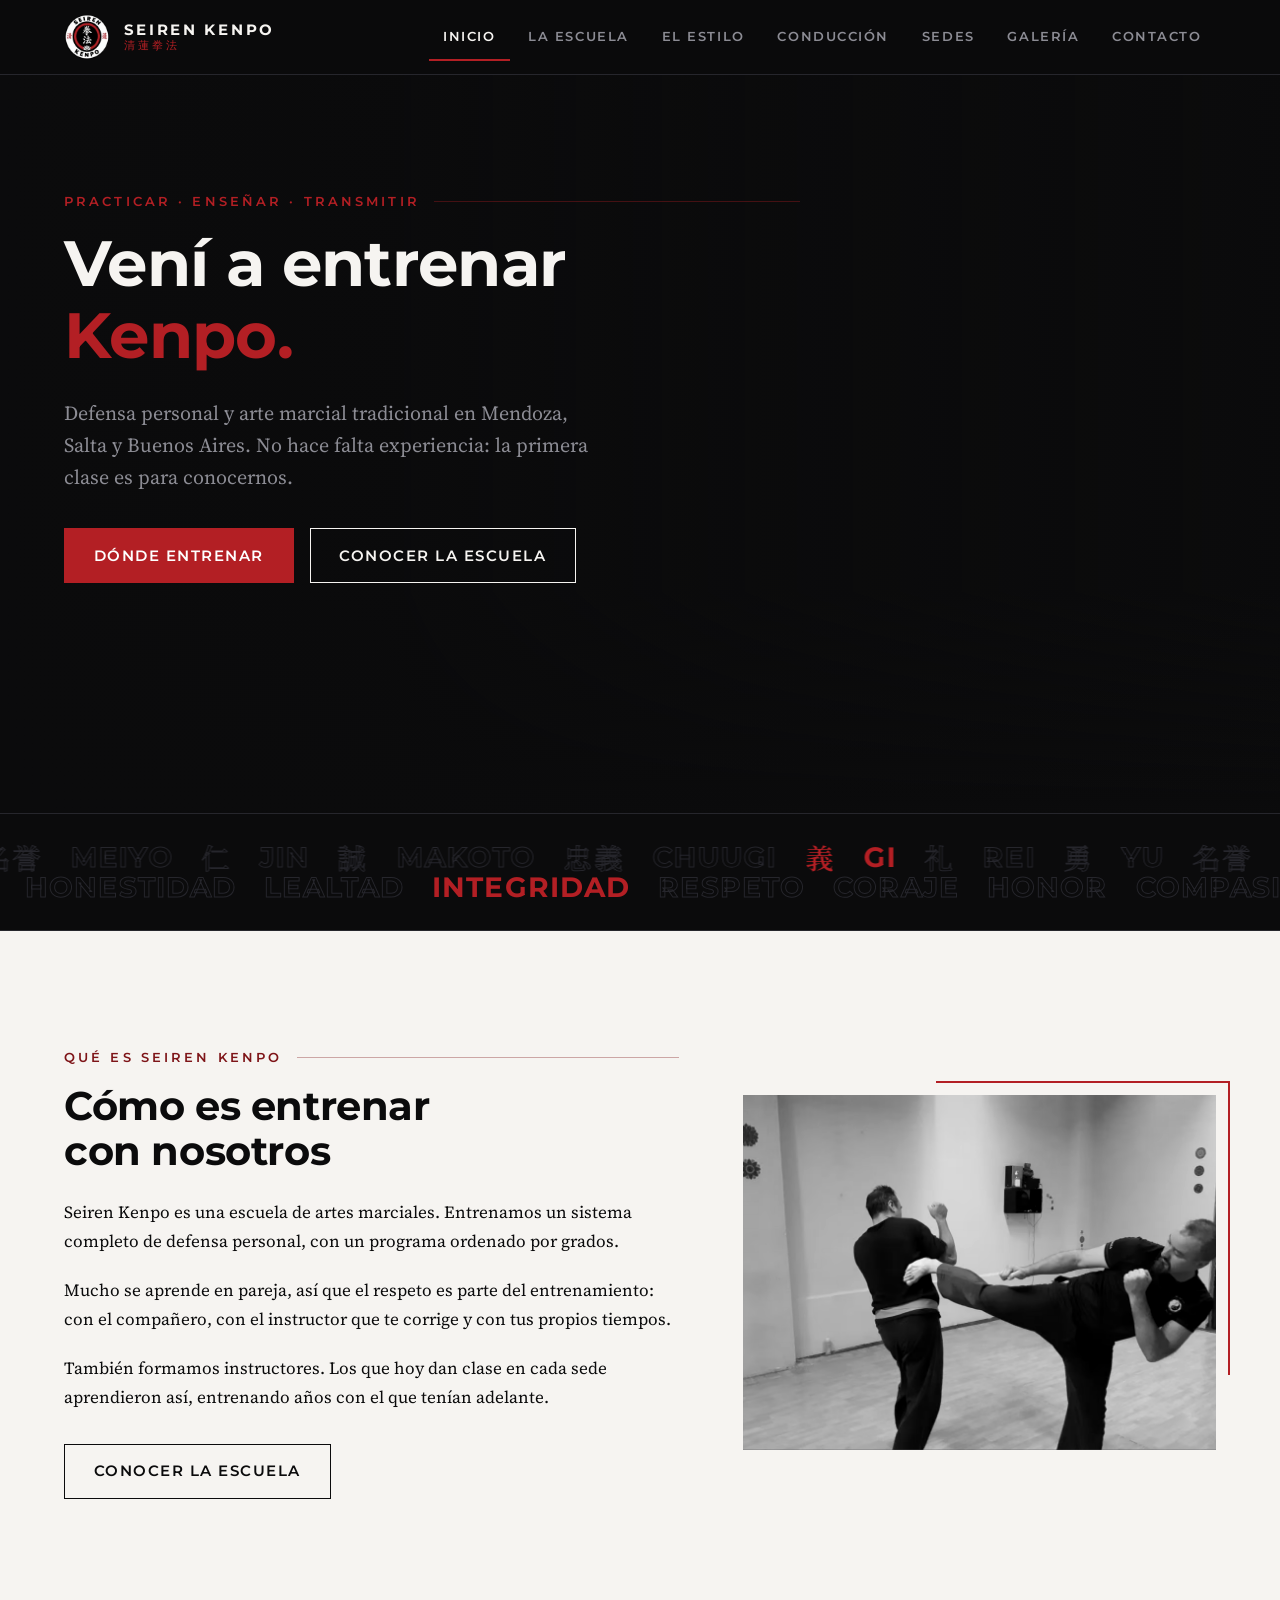
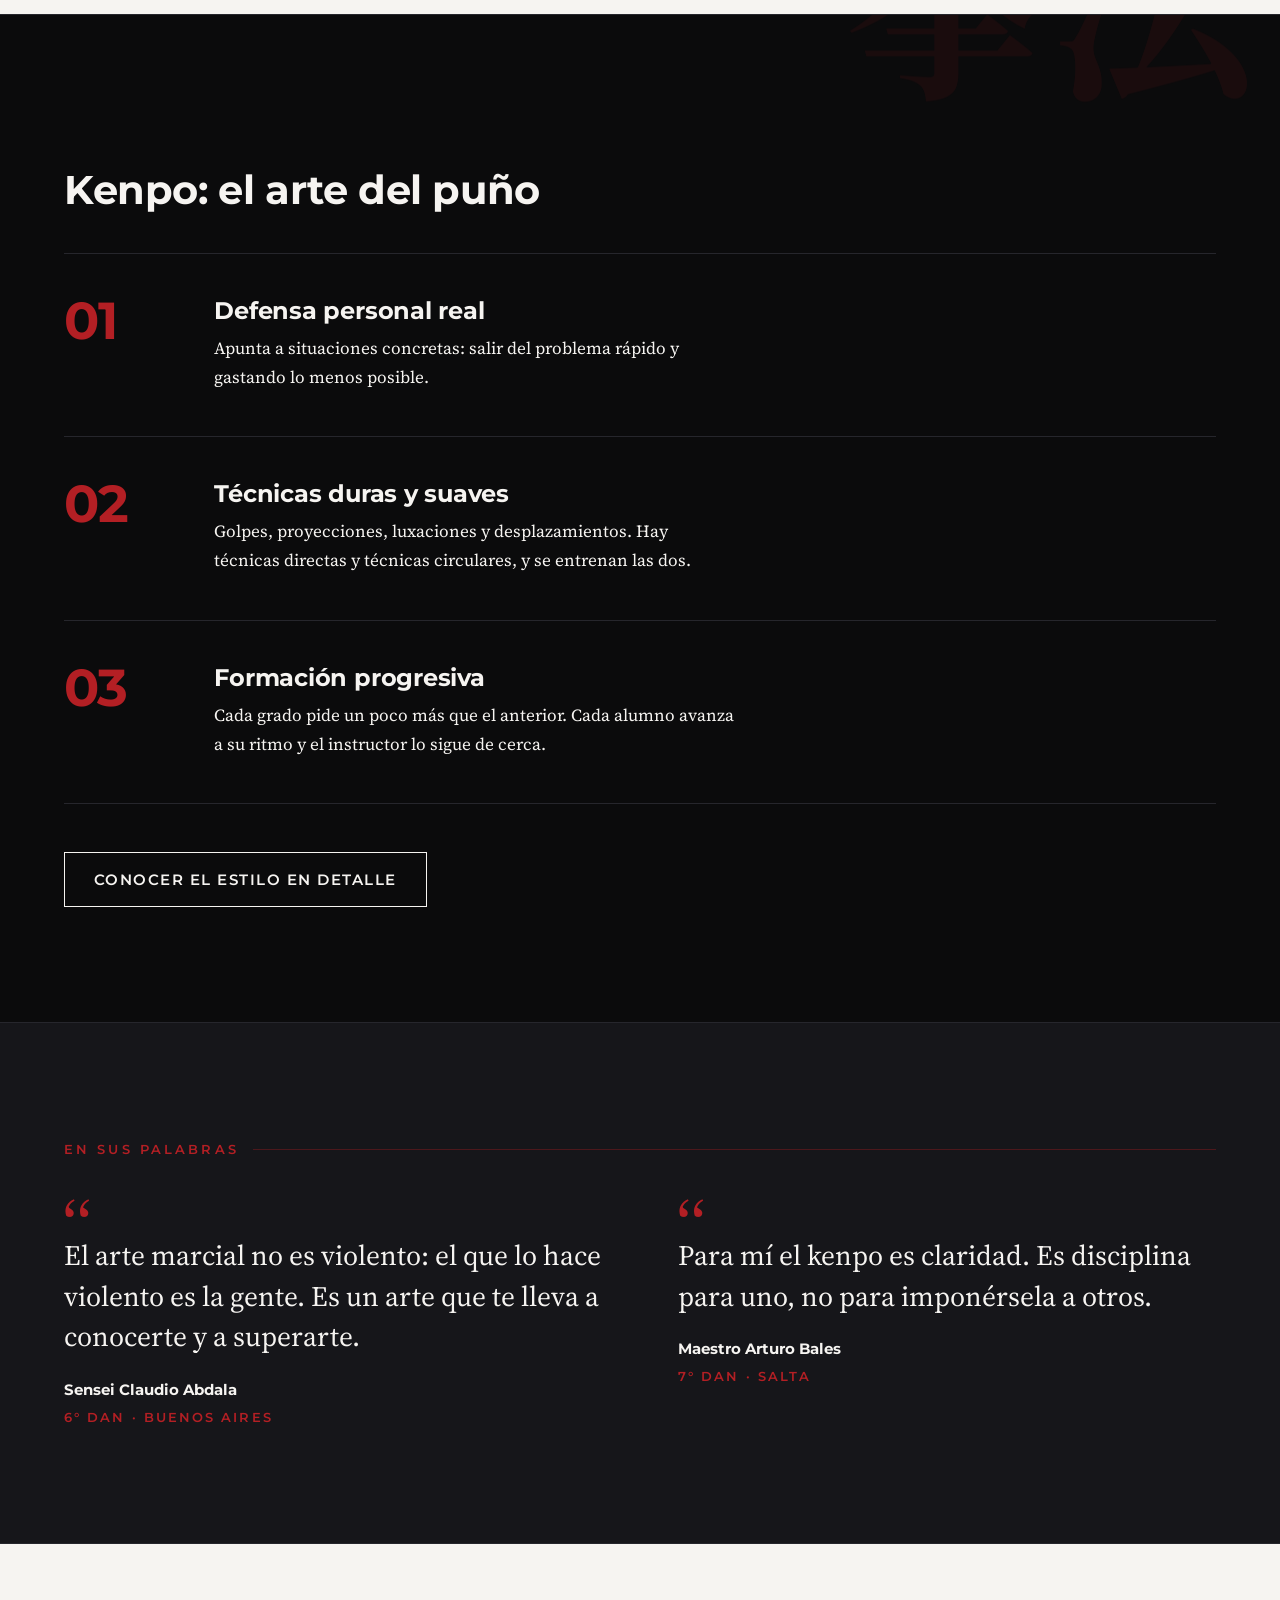
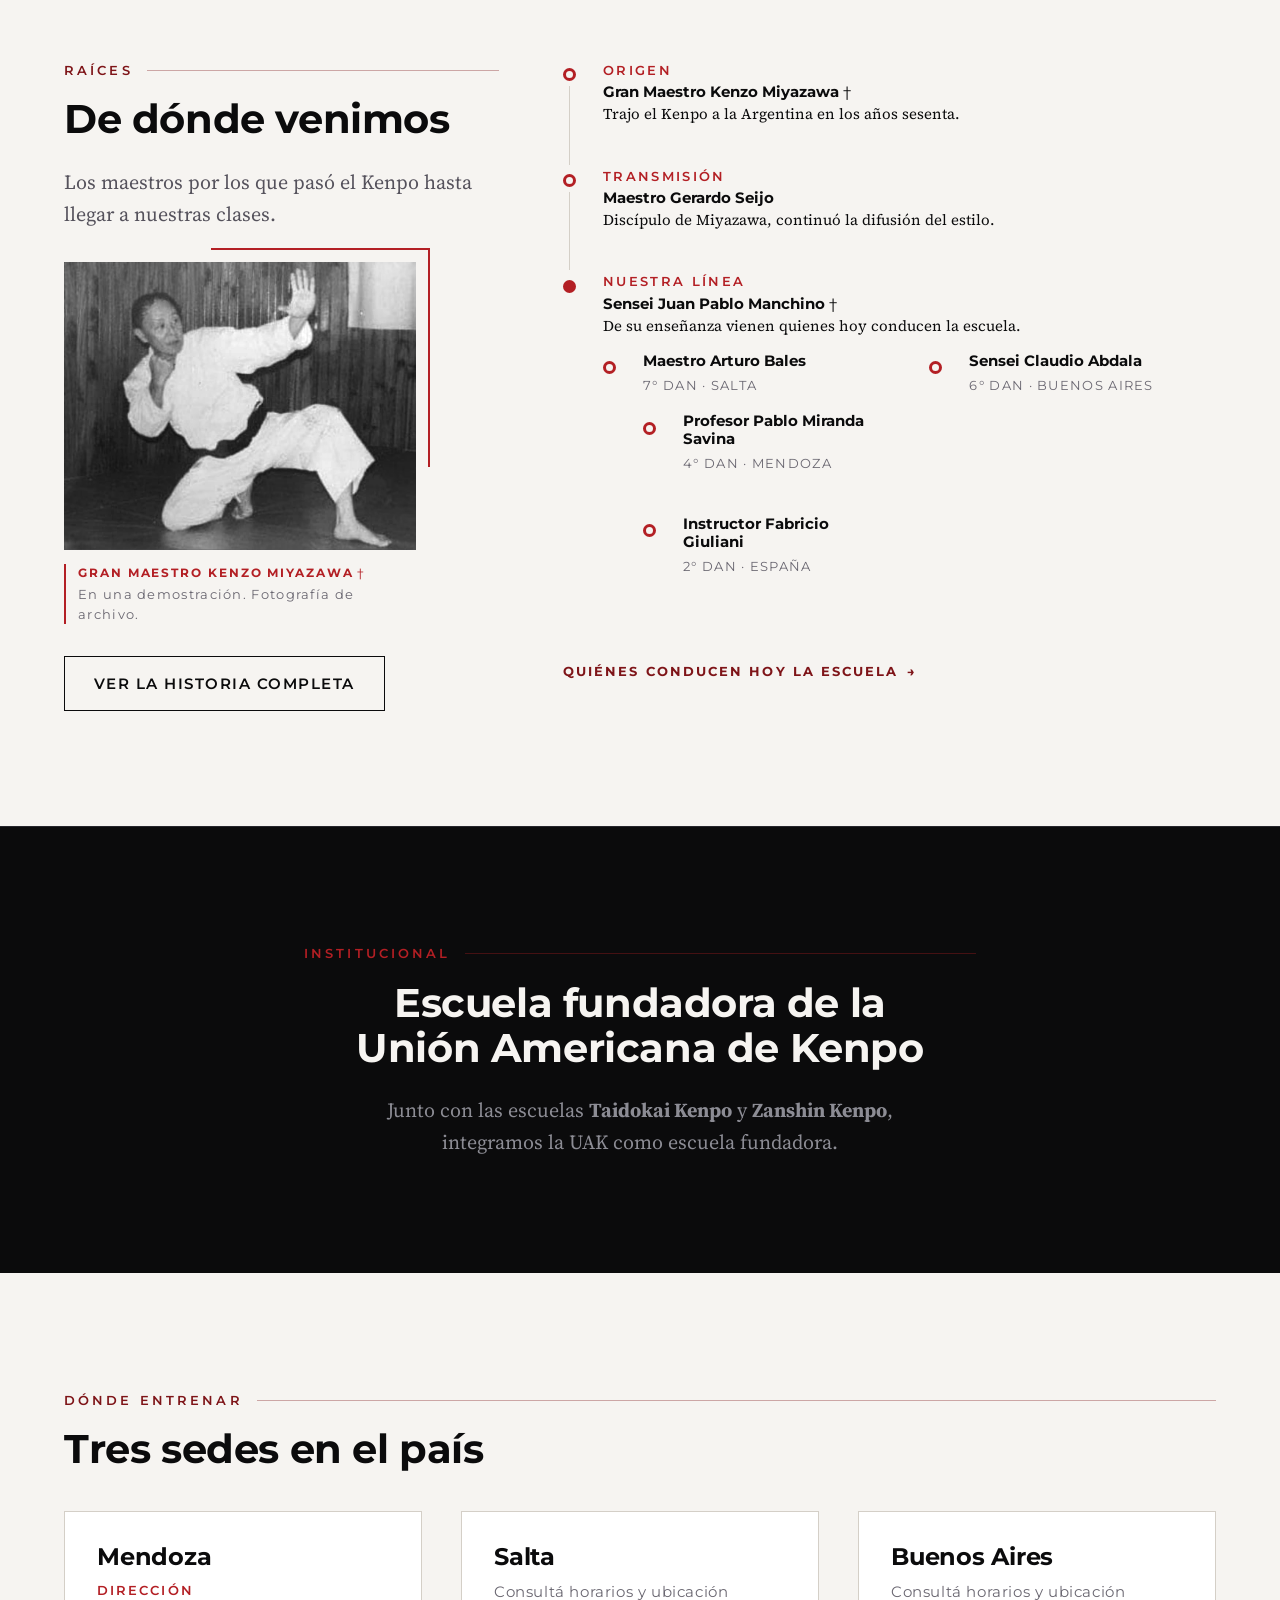
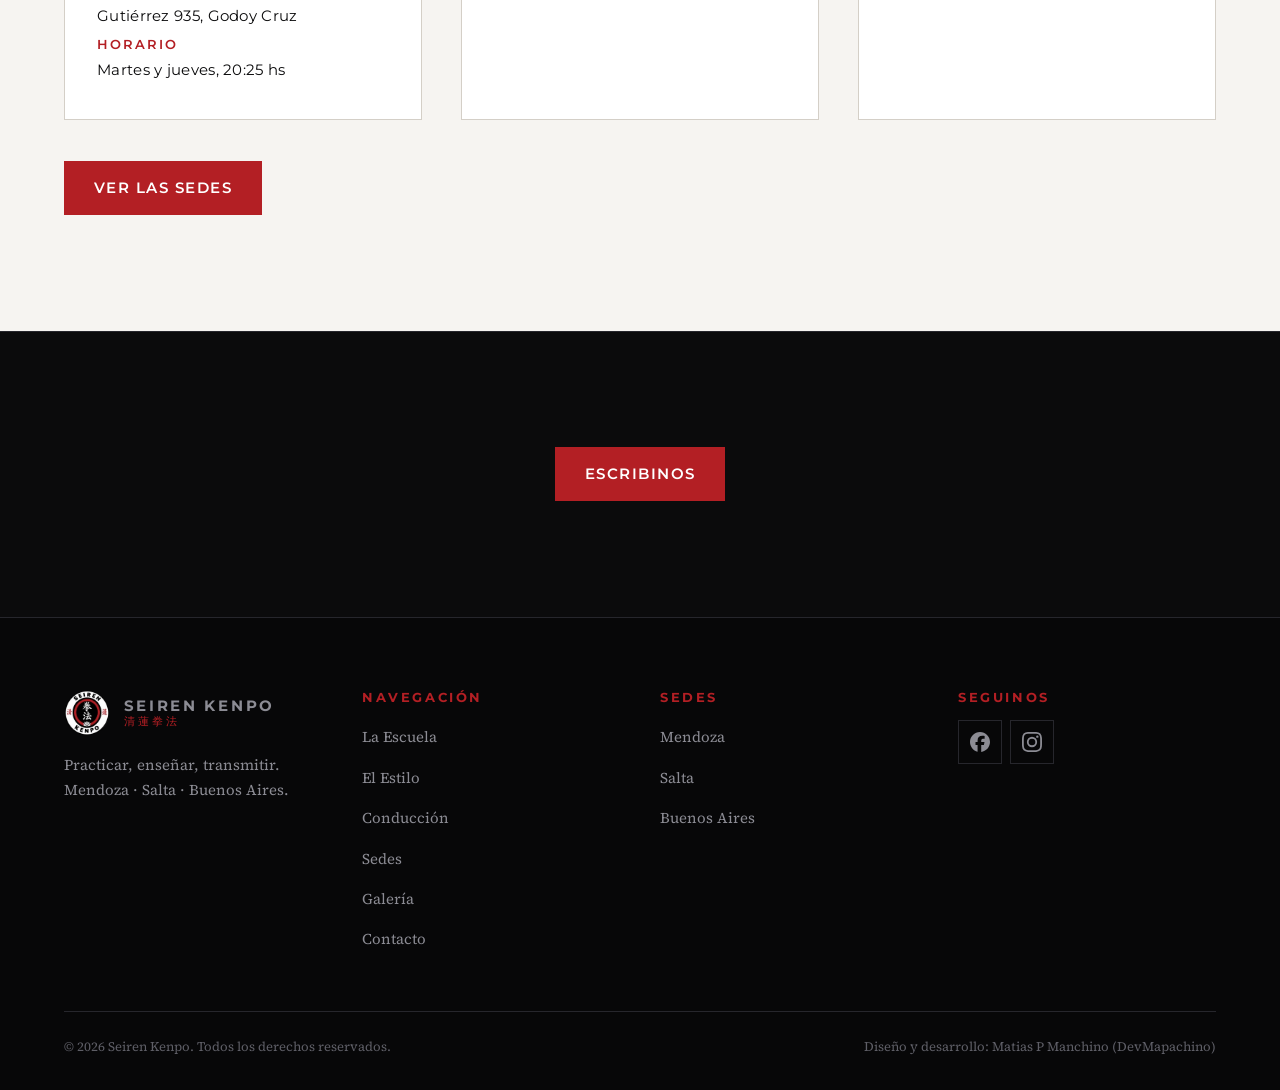
<file: index.html>
<!DOCTYPE html>
<html lang="es-AR">
<head>
<!--
  ┌────────────────────────────────────────────────────────────┐
  │   清 蓮 拳 法   ·   SEIREN KENPO                            │
  │   Practicar · Enseñar · Transmitir                          │
  │                                                            │
  │   Desarrollo y diseño                                      │
  │   Manchino, Matías P  ·  DevMapachino                      │
  │   github.com/MatiasManchino                                │
  │                                                            │
  │   Hecho a mano: HTML, CSS y JavaScript nativo.             │
  │   Sin framework, sin constructor de páginas.               │
  │   Más datos en  /humans.txt                                │
  └────────────────────────────────────────────────────────────┘
-->
  <meta charset="UTF-8">
  <meta name="viewport" content="width=device-width, initial-scale=1">

  <title>Seiren Kenpo | Escuela de Kenpo en Mendoza, Salta y Buenos Aires</title>
  <meta name="description" content="Escuela de Kenpo en Mendoza, Salta y Buenos Aires. Practicar, enseñar y transmitir: defensa personal y formación por grados. No hace falta experiencia para empezar.">
  <link rel="canonical" href="https://www.seirenkenpo.com.ar/">

  <meta name="author" content="Matias P Manchino (DevMapachino)">
  <meta name="robots" content="index, follow">
  <link rel="author" href="humans.txt">

  <meta property="og:type" content="website">
  <meta property="og:site_name" content="Seiren Kenpo">
  <meta property="og:locale" content="es_AR">
  <meta property="og:url" content="https://www.seirenkenpo.com.ar/">
  <meta property="og:title" content="Seiren Kenpo | Escuela de Kenpo en Mendoza, Salta y Buenos Aires">
  <meta property="og:description" content="Escuela de Kenpo en Mendoza, Salta y Buenos Aires. Practicar, enseñar y transmitir: defensa personal y formación por grados. No hace falta experiencia para empezar.">
  <meta property="og:image" content="https://www.seirenkenpo.com.ar/assets/img/marca/og-portada.jpg">
  <meta property="og:image:width" content="1200">
  <meta property="og:image:height" content="630">
  <meta name="twitter:card" content="summary_large_image">

  <meta name="theme-color" content="#0B0B0C">
  <link rel="icon" type="image/png" sizes="32x32" href="assets/img/marca/favicon-32.png">
  <link rel="apple-touch-icon" href="assets/img/marca/apple-touch-icon.png">

  <link rel="preconnect" href="https://fonts.googleapis.com">
  <link rel="preconnect" href="https://fonts.gstatic.com" crossorigin>
  <link rel="stylesheet" href="https://fonts.googleapis.com/css2?family=Montserrat:wght@500;600;700&family=Source+Serif+4:ital,opsz,wght@0,8..60,400;0,8..60,600;1,8..60,400&display=swap">
  <link rel="stylesheet" href="https://fonts.googleapis.com/css2?family=Noto+Serif+JP:wght@600;700&text=%E3%81%88%E3%81%8D%E4%B8%83%E4%B8%8A%E4%B8%8B%E4%B8%AD%E4%BA%8C%E4%BB%81%E4%BD%93%E5%85%AD%E5%8B%87%E5%8F%A4%E5%90%8D%E5%90%B8%E5%91%BC%E5%9B%9B%E5%A0%B4%E5%A3%AB%E5%BF%A0%E6%8B%B3%E6%8D%8C%E6%A7%8B%E6%AD%A6%E6%AE%B5%E6%B3%95%E6%B8%85%E7%A4%BC%E7%A8%BD%E7%AA%81%E7%BE%A9%E8%93%AE%E8%AA%89%E8%AA%A0%E9%81%93&display=swap">
  <link rel="stylesheet" href="assets/css/seiren.css">

  <script type="application/ld+json">
{
  "@context": "https://schema.org",
  "@type": "SportsOrganization",
  "name": "Seiren Kenpo",
  "alternateName": "清蓮拳法",
  "description": "Escuela de artes marciales dedicada a la práctica, la enseñanza y la formación. Defensa personal y formación progresiva en Mendoza, Salta y Buenos Aires.",
  "url": "https://www.seirenkenpo.com.ar/",
  "logo": "https://www.seirenkenpo.com.ar/assets/img/marca/emblema-512.png",
  "image": "https://www.seirenkenpo.com.ar/assets/img/marca/og-portada.jpg",
  "sport": "Artes marciales",
  "areaServed": {
    "@type": "Country",
    "name": "Argentina"
  },
  "memberOf": {
    "@type": "Organization",
    "name": "Unión Americana de Kenpo (UAK)"
  },
  "location": [
    {
      "@type": "SportsActivityLocation",
      "name": "Seiren Kenpo, sede Mendoza",
      "address": {
        "@type": "PostalAddress",
        "streetAddress": "Gutiérrez 935",
        "addressLocality": "Godoy Cruz",
        "addressRegion": "Mendoza",
        "addressCountry": "AR"
      }
    }
  ],
  "sameAs": [
    "https://www.facebook.com/seirenkenpo",
    "https://www.instagram.com/seirenkenpo/"
  ]
}
  </script>
</head>
<body>

<a class="saltar" href="#contenido">Saltar al contenido</a>

<header class="cabecera">
  <div class="contenedor cabecera__fila">
    <a class="marca" href="./">
        <picture>
          <source srcset="assets/img/marca/emblema-128.webp" type="image/webp">
          <img src="assets/img/marca/emblema-128.png" alt="" width="46" height="46">
        </picture>
        <span class="marca__texto">Seiren Kenpo<span>清蓮拳法</span></span>
      </a>

    <button class="menu-boton" type="button" aria-expanded="false"
            aria-controls="nav-principal" aria-label="Abrir el menú">
      <span aria-hidden="true"></span><span aria-hidden="true"></span><span aria-hidden="true"></span>
    </button>

    <nav class="nav" id="nav-principal" aria-label="Navegación principal">
      <a href="./" aria-current="page">Inicio</a>
      <a href="escuela">La Escuela</a>
      <a href="estilo">El Estilo</a>
      <a href="conduccion">Conducción</a>
      <a href="sedes">Sedes</a>
      <a href="galeria">Galería</a>
      <a href="contacto">Contacto</a>
    </nav>
  </div>
  <div class="cabecera__avance" aria-hidden="true"></div>
</header>

<main id="contenido">

  <section class="portada portada--foto">
    <picture class="portada__fondo deriva" data-deriva="0.04" aria-hidden="true">
      <source media="(max-width: 48rem)" srcset="assets/img/graf/portada-chica.avif" type="image/avif">
      <source media="(max-width: 48rem)" srcset="assets/img/graf/portada-chica.webp" type="image/webp">
      <source srcset="assets/img/graf/portada.avif" type="image/avif">
      <source srcset="assets/img/graf/portada.webp" type="image/webp">
      <img src="assets/img/graf/portada.jpg" alt="" width="1900" height="791" fetchpriority="high" decoding="async">
    </picture>
    <div class="portada__velo" aria-hidden="true"></div>
    <!-- humo de incienso: video de Pixabay (https://pixabay.com/es/videos/fumar-columna-de-humo-bucle-de-humo-335197/). Gracias a su autor. -->
    <video class="humo" muted loop playsinline disablepictureinpicture preload="none" poster="assets/video/humo.jpg" aria-hidden="true" tabindex="-1"><source src="assets/video/humo.mp4" type="video/mp4"></video>
    <div class="contenedor">
      <div class="portada__cuerpo">
      <p class="antetitulo revela">Practicar · Enseñar · Transmitir</p>
      <h1 class="revela">Vení a entrenar <span class="linea2">Kenpo.</span></h1>
      <p class="bajada revela">
        Defensa personal y arte marcial tradicional en Mendoza, Salta y Buenos
        Aires. No hace falta experiencia: la primera clase es para conocernos.
      </p>
      <div class="portada__acciones">
        <a class="boton" href="sedes">Dónde entrenar</a>
        <a class="boton boton--linea" href="escuela">Conocer la escuela</a>
      </div>
      </div>
    </div>
  </section>

  
  <div class="cinta cinta--doble cinta--densa" aria-hidden="true">
    <div class="cinta__pista"><span class="marcada jp">義</span><span class="marcada">Gi</span><span class="jp">礼</span><span>Rei</span><span class="jp">勇</span><span>Yu</span><span class="jp">名誉</span><span>Meiyo</span><span class="jp">仁</span><span>Jin</span><span class="jp">誠</span><span>Makoto</span><span class="jp">忠義</span><span>Chuugi</span><span class="marcada jp">義</span><span class="marcada">Gi</span><span class="jp">礼</span><span>Rei</span><span class="jp">勇</span><span>Yu</span><span class="jp">名誉</span><span>Meiyo</span><span class="jp">仁</span><span>Jin</span><span class="jp">誠</span><span>Makoto</span><span class="jp">忠義</span><span>Chuugi</span><span class="marcada jp">義</span><span class="marcada">Gi</span><span class="jp">礼</span><span>Rei</span><span class="jp">勇</span><span>Yu</span><span class="jp">名誉</span><span>Meiyo</span><span class="jp">仁</span><span>Jin</span><span class="jp">誠</span><span>Makoto</span><span class="jp">忠義</span><span>Chuugi</span><span class="marcada jp">義</span><span class="marcada">Gi</span><span class="jp">礼</span><span>Rei</span><span class="jp">勇</span><span>Yu</span><span class="jp">名誉</span><span>Meiyo</span><span class="jp">仁</span><span>Jin</span><span class="jp">誠</span><span>Makoto</span><span class="jp">忠義</span><span>Chuugi</span><span class="marcada jp">義</span><span class="marcada">Gi</span><span class="jp">礼</span><span>Rei</span><span class="jp">勇</span><span>Yu</span><span class="jp">名誉</span><span>Meiyo</span><span class="jp">仁</span><span>Jin</span><span class="jp">誠</span><span>Makoto</span><span class="jp">忠義</span><span>Chuugi</span></div><div class="cinta__pista" data-sentido="inverso"><span class="marcada">Integridad</span><span>Respeto</span><span>Coraje</span><span>Honor</span><span>Compasión</span><span>Honestidad</span><span>Lealtad</span><span class="marcada">Integridad</span><span>Respeto</span><span>Coraje</span><span>Honor</span><span>Compasión</span><span>Honestidad</span><span>Lealtad</span><span class="marcada">Integridad</span><span>Respeto</span><span>Coraje</span><span>Honor</span><span>Compasión</span><span>Honestidad</span><span>Lealtad</span><span class="marcada">Integridad</span><span>Respeto</span><span>Coraje</span><span>Honor</span><span>Compasión</span><span>Honestidad</span><span>Lealtad</span><span class="marcada">Integridad</span><span>Respeto</span><span>Coraje</span><span>Honor</span><span>Compasión</span><span>Honestidad</span><span>Lealtad</span></div>
  </div>

  <section class="seccion seccion--papel">
    <div class="contenedor">
      <div class="duo" style="align-items:center">
        <div class="duo__texto revela revela--izq">
          <p class="antetitulo revela">Qué es Seiren Kenpo</p>
          <h2 class="revela">Cómo es entrenar con nosotros</h2>
          <p>
            Seiren Kenpo es una escuela de artes marciales. Entrenamos un sistema
            completo de defensa personal, con un programa ordenado por grados.
          </p>
          <p>
            Mucho se aprende en pareja, así que el respeto es parte del
            entrenamiento: con el compañero, con el instructor que te corrige y
            con tus propios tiempos.
          </p>
          <p>
            También formamos instructores. Los que hoy dan clase en cada sede
            aprendieron así, entrenando años con el que tenían adelante.
          </p>
          <p style="margin-top:2rem">
            <a class="boton boton--linea" href="escuela">Conocer la escuela</a>
          </p>
        </div>

        <figure class="retrato revela revela--cortina">
          <div class="retrato__marco">
            <picture>
          <source srcset="assets/img/fotos/mend11.avif" type="image/avif">
          <source srcset="assets/img/fotos/mend11.webp" type="image/webp">
          <img src="assets/img/fotos/mend11.jpg" alt="Dos practicantes trabajando una técnica de brazos en el dojo" loading="lazy" decoding="async" style="aspect-ratio:4/3;object-fit:cover" width="1400" height="1050">
        </picture>
          </div>
        </figure>
      </div>
    </div>
  </section>

  <section class="seccion seccion--borde">
    <span class="kanji deriva" data-deriva="0.22" aria-hidden="true" style="right:2%;top:6%">拳法</span>
    <div class="contenedor">
      <p class="antetitulo revela">El estilo</p>
      <h2 class="revela">Kenpo: el arte del puño</h2>

      <ol class="numerada" data-escalonar style="margin-top:2.5rem">
        <li>
          <div>
            <h3>Defensa personal real</h3>
            <p>Apunta a situaciones concretas: salir del problema rápido y gastando
               lo menos posible.</p>
          </div>
        </li>
        <li>
          <div>
            <h3>Técnicas duras y suaves</h3>
            <p>Golpes, proyecciones, luxaciones y desplazamientos. Hay técnicas
               directas y técnicas circulares, y se entrenan las dos.</p>
          </div>
        </li>
        <li>
          <div>
            <h3>Formación progresiva</h3>
            <p>Cada grado pide un poco más que el anterior. Cada alumno avanza a su
               ritmo y el instructor lo sigue de cerca.</p>
          </div>
        </li>
      </ol>

      <p class="revela" style="margin-top:3rem">
        <a class="boton boton--linea" href="estilo">Conocer el estilo en detalle</a>
      </p>
    </div>
  </section>

  <section class="seccion voces">
    <div class="contenedor">
      <p class="antetitulo revela">En sus palabras</p>
      <div class="voces__fila" data-escalonar>
        <blockquote class="voz">
          <p>El arte marcial no es violento: el que lo hace violento es la gente.
             Es un arte que te lleva a conocerte y a superarte.</p>
          <cite>Sensei Claudio Abdala <span>6° Dan · Buenos Aires</span></cite>
        </blockquote>
        <blockquote class="voz">
          <p>Para mí el kenpo es claridad. Es disciplina para uno, no para
             imponérsela a otros.</p>
          <cite>Maestro Arturo Bales <span>7° Dan · Salta</span></cite>
        </blockquote>
      </div>
    </div>
  </section>

  <section class="seccion seccion--papel">
    <div class="contenedor">
      <div class="duo duo--tronco">
        <div class="duo__texto duo__figura">
          <p class="antetitulo revela">Raíces</p>
          <h2 class="revela">De dónde venimos</h2>
          <p class="bajada revela">
            Los maestros por los que pasó el Kenpo hasta llegar a nuestras clases.
          </p>
          <figure class="retrato revela revela--cortina" style="margin-top:2rem;max-width:22rem">
            <div class="retrato__marco">
              <picture>
          <source srcset="assets/img/fotos/miyazawa3.avif" type="image/avif">
          <source srcset="assets/img/fotos/miyazawa3.webp" type="image/webp">
          <img src="assets/img/fotos/miyazawa3.jpg" alt="El Gran Maestro Kenzo Miyazawa en posición baja durante una demostración" loading="lazy" decoding="async" width="960" height="785">
        </picture>
            </div>
            <figcaption>
              <strong>Gran Maestro Kenzo Miyazawa<span class="fallecido" title="Fallecido"><span aria-hidden="true">†</span><span class="solo-lectores"> (fallecido)</span></span></strong>
              En una demostración. Fotografía de archivo.
            </figcaption>
          </figure>
          <p class="revela" style="margin-top:2rem">
            <a class="boton boton--linea" href="escuela">Ver la historia completa</a>
          </p>
        </div>

        <div class="revela revela--der">
          <ul class="arbol">
            <li>
              <div class="nodo">
                <span class="nodo__rol">Origen</span>
                <p class="nodo__nombre">Gran Maestro Kenzo Miyazawa<span class="fallecido" title="Fallecido"><span aria-hidden="true">†</span><span class="solo-lectores"> (fallecido)</span></span></p>
                <p>Trajo el Kenpo a la Argentina en los años sesenta.</p>
              </div>
            </li>
            <li>
              <div class="nodo">
                <span class="nodo__rol">Transmisión</span>
                <p class="nodo__nombre">Maestro Gerardo Seijo</p>
                <p>Discípulo de Miyazawa, continuó la difusión del estilo.</p>
              </div>
            </li>
            <li>
              <div class="nodo nodo--eje">
                <span class="nodo__rol">Nuestra línea</span>
                <p class="nodo__nombre">Sensei Juan Pablo Manchino<span class="fallecido" title="Fallecido"><span aria-hidden="true">†</span><span class="solo-lectores"> (fallecido)</span></span></p>
                <p>De su enseñanza vienen quienes hoy conducen la escuela.</p>
              </div>
              <ul class="ramas">
                <li>
                  <div class="nodo">
                    <p class="nodo__nombre">Maestro Arturo Bales</p>
                    <span class="nodo__sede">7° Dan · Salta</span>
                  </div>
                  <ul class="ramas" style="grid-template-columns:1fr">
                    <li>
                      <div class="nodo">
                        <p class="nodo__nombre">Profesor Pablo Miranda Savina</p>
                        <span class="nodo__sede">4° Dan · Mendoza</span>
                      </div>
                    </li>
                    <li>
                      <div class="nodo">
                        <p class="nodo__nombre">Instructor Fabricio Giuliani</p>
                        <span class="nodo__sede">2° Dan · España</span>
                      </div>
                    </li>
                  </ul>
                </li>
                <li>
                  <div class="nodo">
                    <p class="nodo__nombre">Sensei Claudio Abdala</p>
                    <span class="nodo__sede">6° Dan · Buenos Aires</span>
                  </div>
                </li>
              </ul>
            </li>
          </ul>
          <p style="margin-top:2rem">
            <a class="enlace-flecha" href="conduccion">Quiénes conducen hoy la escuela</a>
          </p>
        </div>
      </div>
    </div>
  </section>

  <section class="seccion seccion--borde">
    <div class="contenedor angosto" style="margin-inline:auto;text-align:center">
      <p class="antetitulo revela" style="justify-content:center">Institucional</p>
      <h2 class="revela">Escuela fundadora de la Unión Americana de Kenpo</h2>
      <p class="bajada revela" style="margin-inline:auto">
        Junto con las escuelas <strong>Taidokai Kenpo</strong> y
        <strong>Zanshin Kenpo</strong>, integramos la UAK como escuela fundadora.
      </p>
    </div>
  </section>

  <section class="seccion seccion--papel">
    <div class="contenedor">
      <p class="antetitulo revela">Dónde entrenar</p>
      <h2 class="revela">Tres sedes en el país</h2>

      <div class="rejilla rejilla--3" data-escalonar style="margin-top:2.5rem">
        <article class="ficha">
          <h3>Mendoza</h3>
          <span class="dato"><strong>Dirección</strong>Gutiérrez 935, Godoy Cruz</span>
          <span class="dato"><strong>Horario</strong>Martes y jueves, 20:25 hs</span>
        </article>
        <article class="ficha">
          <h3>Salta</h3>
          <p class="ficha__rol">Consultá horarios y ubicación</p>
        </article>
        <article class="ficha">
          <h3>Buenos Aires</h3>
          <p class="ficha__rol">Consultá horarios y ubicación</p>
        </article>
      </div>

      <p style="margin-top:2.5rem">
        <a class="boton" href="sedes">Ver las sedes</a>
      </p>
    </div>
  </section>

  <section class="seccion seccion--borde">
    <div class="contenedor" style="text-align:center">
      <a class="boton" href="contacto">Escribinos</a>
    </div>
  </section>
</main>

<footer class="pie">
  <div class="contenedor">
    <div class="pie__fila">
      <div>
        <a class="marca" href="./">
        <picture>
          <source srcset="assets/img/marca/emblema-128.webp" type="image/webp">
          <img src="assets/img/marca/emblema-128.png" alt="" width="46" height="46">
        </picture>
        <span class="marca__texto">Seiren Kenpo<span>清蓮拳法</span></span>
      </a>
        <p style="color:var(--humo);max-width:30ch;margin-top:1rem">
          Practicar, enseñar, transmitir.<br>Mendoza · Salta · Buenos Aires.
        </p>
      </div>

      <div>
        <h4>Navegación</h4>
        <ul>
          <li><a href="escuela">La Escuela</a></li>
          <li><a href="estilo">El Estilo</a></li>
          <li><a href="conduccion">Conducción</a></li>
          <li><a href="sedes">Sedes</a></li>
          <li><a href="galeria">Galería</a></li>
          <li><a href="contacto">Contacto</a></li>
        </ul>
      </div>

      <div>
        <h4>Sedes</h4>
        <ul>
          <li><a href="sedes#mendoza">Mendoza</a></li>
          <li><a href="sedes#salta">Salta</a></li>
          <li><a href="sedes#buenos-aires">Buenos Aires</a></li>
        </ul>
      </div>

      <div>
        <h4>Seguinos</h4>
        <div class="redes">
          <a href="https://www.facebook.com/seirenkenpo" target="_blank" rel="noopener noreferrer" aria-label="Seiren Kenpo en Facebook"><svg viewBox="0 0 24 24" aria-hidden="true"><title>Facebook</title><path d="M9.101 23.691v-7.98H6.627v-3.667h2.474v-1.58c0-4.085 1.848-5.978 5.858-5.978.401 0 .955.042 1.468.103a8.68 8.68 0 0 1 1.141.195v3.325a8.623 8.623 0 0 0-.653-.036 26.805 26.805 0 0 0-.733-.009c-.707 0-1.259.096-1.675.309a1.686 1.686 0 0 0-.679.622c-.258.42-.374.995-.374 1.752v1.297h3.919l-.386 2.103-.287 1.564h-3.246v8.245C19.396 23.238 24 18.179 24 12.044c0-6.627-5.373-12-12-12s-12 5.373-12 12c0 5.628 3.874 10.35 9.101 11.647Z"/></svg></a>
          <a href="https://www.instagram.com/seirenkenpo/" target="_blank" rel="noopener noreferrer" aria-label="Seiren Kenpo en Instagram"><svg viewBox="0 0 24 24" aria-hidden="true"><title>Instagram</title><path d="M12 2.163c3.204 0 3.584.012 4.85.07 3.252.148 4.771 1.691 4.919 4.919.058 1.265.069 1.645.069 4.849 0 3.205-.012 3.584-.069 4.849-.149 3.225-1.664 4.771-4.919 4.919-1.266.058-1.644.07-4.85.07-3.204 0-3.584-.012-4.849-.07-3.26-.149-4.771-1.699-4.919-4.92-.058-1.265-.07-1.644-.07-4.849 0-3.204.013-3.583.07-4.849.149-3.227 1.664-4.771 4.919-4.919 1.266-.057 1.645-.069 4.849-.069ZM12 0C8.741 0 8.333.014 7.053.072 2.695.272.273 2.69.073 7.052.014 8.333 0 8.741 0 12c0 3.259.014 3.668.072 4.948.2 4.358 2.618 6.78 6.98 6.98C8.333 23.986 8.741 24 12 24c3.259 0 3.668-.014 4.948-.072 4.354-.2 6.782-2.618 6.979-6.98.059-1.28.073-1.689.073-4.948 0-3.259-.014-3.667-.072-4.947-.196-4.354-2.617-6.78-6.979-6.98C15.668.014 15.259 0 12 0Zm0 5.838a6.162 6.162 0 1 0 0 12.324 6.162 6.162 0 0 0 0-12.324ZM12 16a4 4 0 1 1 0-8 4 4 0 0 1 0 8Zm6.406-11.845a1.44 1.44 0 1 0 0 2.881 1.44 1.44 0 0 0 0-2.881Z"/></svg></a>
        </div>
      </div>
    </div>

    <div class="pie__legal">
      <p style="margin:0">© <span data-anio>2026</span> Seiren Kenpo. Todos los derechos reservados.</p>
      <p style="margin:0">Diseño y desarrollo: Matias P Manchino (DevMapachino)</p>
    </div>
  </div>
</footer>

<script src="assets/js/seiren.js" defer></script>
</body>
</html>
</file>
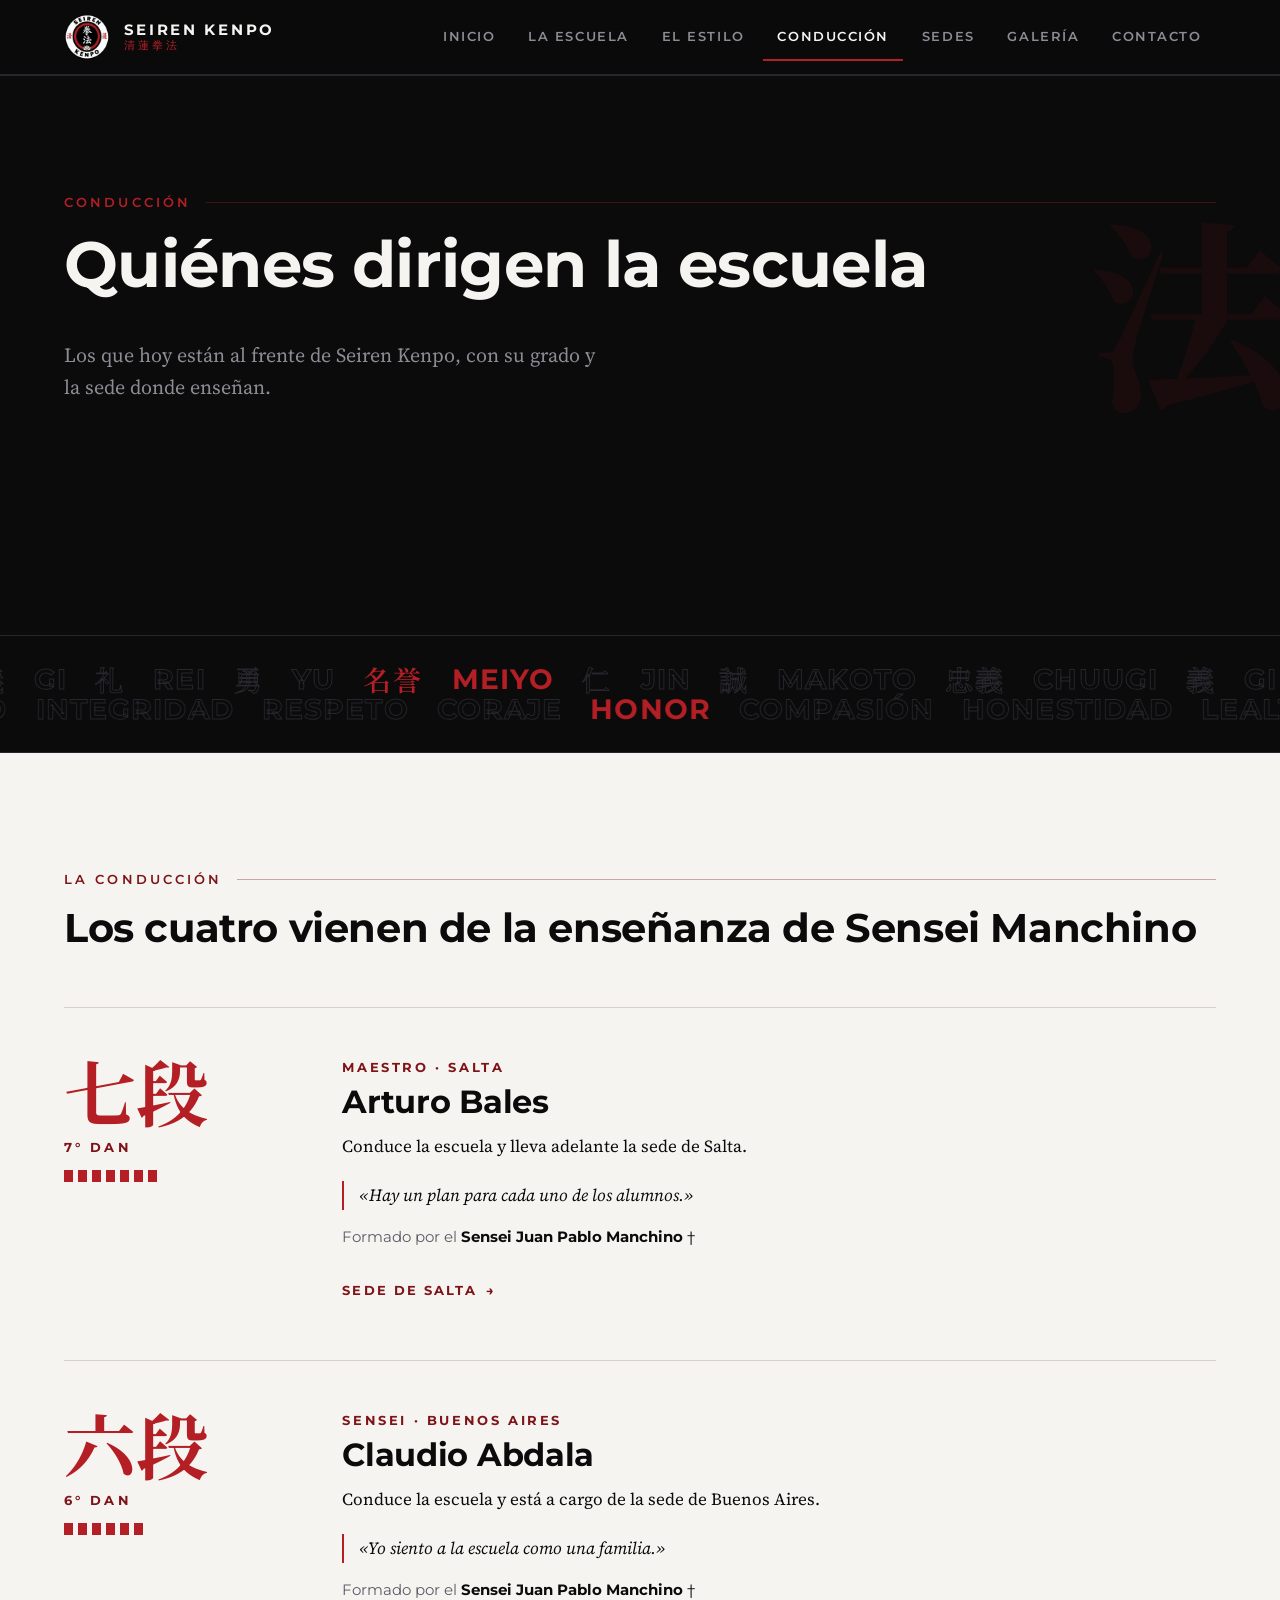
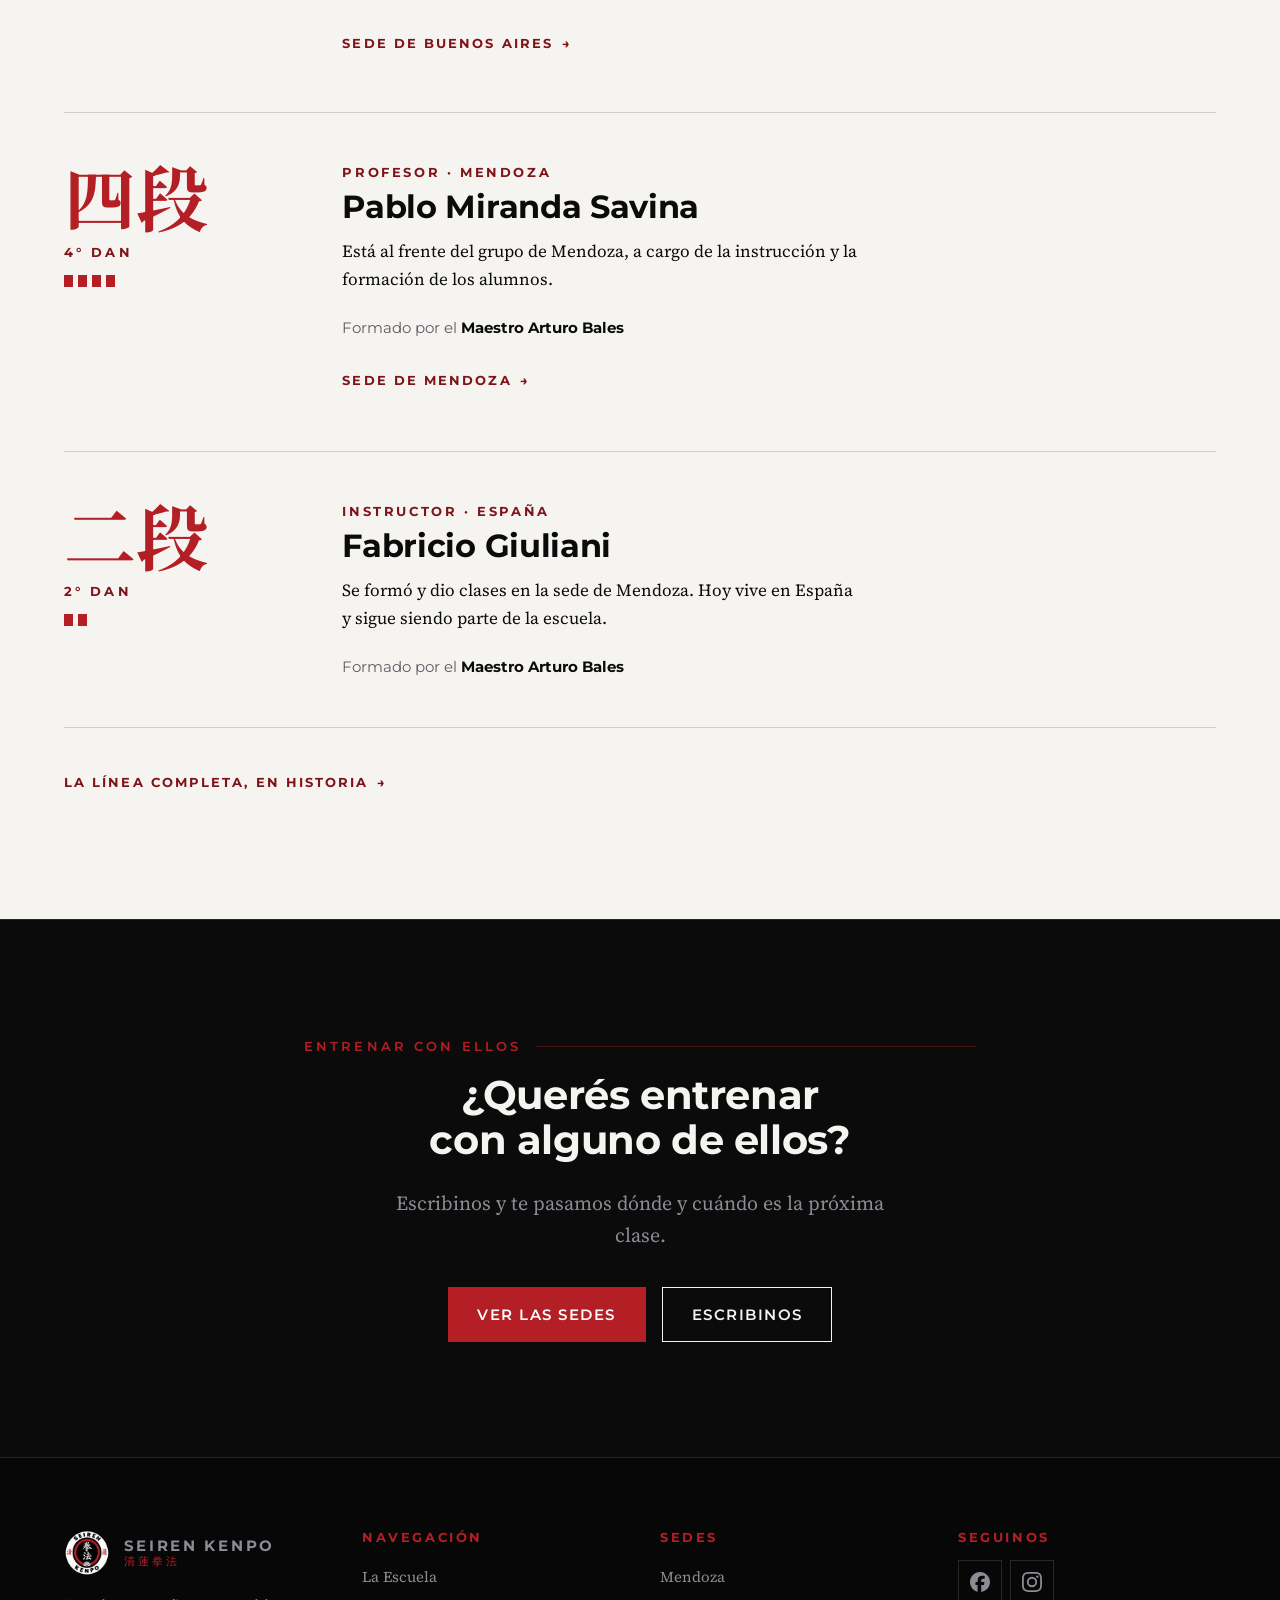
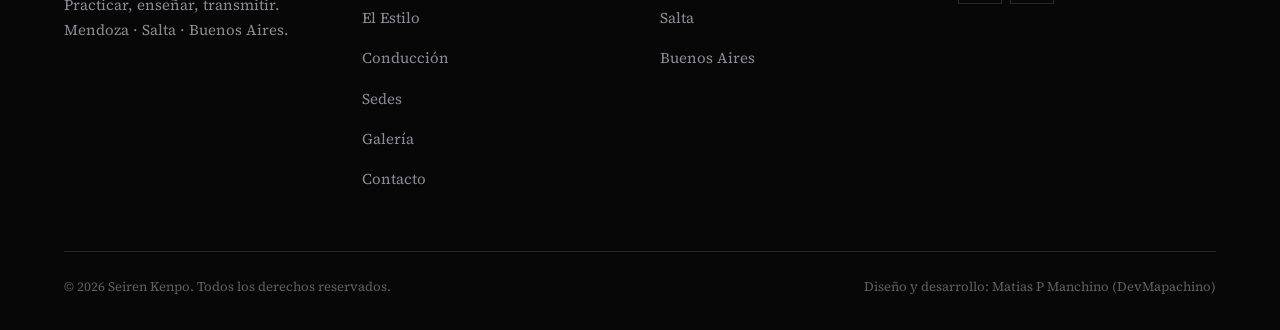
<file: conduccion.html>
<!DOCTYPE html>
<html lang="es-AR">
<head>
<!--
  ┌────────────────────────────────────────────────────────────┐
  │   清 蓮 拳 法   ·   SEIREN KENPO                            │
  │   Practicar · Enseñar · Transmitir                          │
  │                                                            │
  │   Desarrollo y diseño                                      │
  │   Manchino, Matías P  ·  DevMapachino                      │
  │   github.com/MatiasManchino                                │
  │                                                            │
  │   Hecho a mano: HTML, CSS y JavaScript nativo.             │
  │   Sin framework, sin constructor de páginas.               │
  │   Más datos en  /humans.txt                                │
  └────────────────────────────────────────────────────────────┘
-->
  <meta charset="UTF-8">
  <meta name="viewport" content="width=device-width, initial-scale=1">

  <title>Conducción | Seiren Kenpo</title>
  <meta name="description" content="La conducción de Seiren Kenpo: Maestro Arturo Bales (7° Dan), Sensei Claudio Abdala (6° Dan), Profesor Pablo Miranda Savina (4° Dan) e Instructor Fabricio Giuliani (2° Dan).">
  <link rel="canonical" href="https://www.seirenkenpo.com.ar/conduccion">

  <meta name="author" content="Matias P Manchino (DevMapachino)">
  <meta name="robots" content="index, follow">
  <link rel="author" href="humans.txt">

  <meta property="og:type" content="website">
  <meta property="og:site_name" content="Seiren Kenpo">
  <meta property="og:locale" content="es_AR">
  <meta property="og:url" content="https://www.seirenkenpo.com.ar/conduccion">
  <meta property="og:title" content="Conducción | Seiren Kenpo">
  <meta property="og:description" content="La conducción de Seiren Kenpo: Maestro Arturo Bales (7° Dan), Sensei Claudio Abdala (6° Dan), Profesor Pablo Miranda Savina (4° Dan) e Instructor Fabricio Giuliani (2° Dan).">
  <meta property="og:image" content="https://www.seirenkenpo.com.ar/assets/img/marca/og-portada.jpg">
  <meta property="og:image:width" content="1200">
  <meta property="og:image:height" content="630">
  <meta name="twitter:card" content="summary_large_image">

  <meta name="theme-color" content="#0B0B0C">
  <link rel="icon" type="image/png" sizes="32x32" href="assets/img/marca/favicon-32.png">
  <link rel="apple-touch-icon" href="assets/img/marca/apple-touch-icon.png">

  <link rel="preconnect" href="https://fonts.googleapis.com">
  <link rel="preconnect" href="https://fonts.gstatic.com" crossorigin>
  <link rel="stylesheet" href="https://fonts.googleapis.com/css2?family=Montserrat:wght@500;600;700&family=Source+Serif+4:ital,opsz,wght@0,8..60,400;0,8..60,600;1,8..60,400&display=swap">
  <link rel="stylesheet" href="https://fonts.googleapis.com/css2?family=Noto+Serif+JP:wght@600;700&text=%E3%81%88%E3%81%8D%E4%B8%83%E4%B8%8A%E4%B8%8B%E4%B8%AD%E4%BA%8C%E4%BB%81%E4%BD%93%E5%85%AD%E5%8B%87%E5%8F%A4%E5%90%8D%E5%90%B8%E5%91%BC%E5%9B%9B%E5%A0%B4%E5%A3%AB%E5%BF%A0%E6%8B%B3%E6%8D%8C%E6%A7%8B%E6%AD%A6%E6%AE%B5%E6%B3%95%E6%B8%85%E7%A4%BC%E7%A8%BD%E7%AA%81%E7%BE%A9%E8%93%AE%E8%AA%89%E8%AA%A0%E9%81%93&display=swap">
  <link rel="stylesheet" href="assets/css/seiren.css">

  <script type="application/ld+json">
{
  "@context": "https://schema.org",
  "@type": "SportsOrganization",
  "name": "Seiren Kenpo",
  "alternateName": "清蓮拳法",
  "description": "Escuela de artes marciales dedicada a la práctica, la enseñanza y la formación. Defensa personal y formación progresiva en Mendoza, Salta y Buenos Aires.",
  "url": "https://www.seirenkenpo.com.ar/",
  "logo": "https://www.seirenkenpo.com.ar/assets/img/marca/emblema-512.png",
  "image": "https://www.seirenkenpo.com.ar/assets/img/marca/og-portada.jpg",
  "sport": "Artes marciales",
  "areaServed": {
    "@type": "Country",
    "name": "Argentina"
  },
  "memberOf": {
    "@type": "Organization",
    "name": "Unión Americana de Kenpo (UAK)"
  },
  "location": [
    {
      "@type": "SportsActivityLocation",
      "name": "Seiren Kenpo, sede Mendoza",
      "address": {
        "@type": "PostalAddress",
        "streetAddress": "Gutiérrez 935",
        "addressLocality": "Godoy Cruz",
        "addressRegion": "Mendoza",
        "addressCountry": "AR"
      }
    }
  ],
  "sameAs": [
    "https://www.facebook.com/seirenkenpo",
    "https://www.instagram.com/seirenkenpo/"
  ]
}
  </script>
</head>
<body>

<a class="saltar" href="#contenido">Saltar al contenido</a>

<header class="cabecera">
  <div class="contenedor cabecera__fila">
    <a class="marca" href="./">
        <picture>
          <source srcset="assets/img/marca/emblema-128.webp" type="image/webp">
          <img src="assets/img/marca/emblema-128.png" alt="" width="46" height="46">
        </picture>
        <span class="marca__texto">Seiren Kenpo<span>清蓮拳法</span></span>
      </a>

    <button class="menu-boton" type="button" aria-expanded="false"
            aria-controls="nav-principal" aria-label="Abrir el menú">
      <span aria-hidden="true"></span><span aria-hidden="true"></span><span aria-hidden="true"></span>
    </button>

    <nav class="nav" id="nav-principal" aria-label="Navegación principal">
      <a href="./">Inicio</a>
      <a href="escuela">La Escuela</a>
      <a href="estilo">El Estilo</a>
      <a href="conduccion" aria-current="page">Conducción</a>
      <a href="sedes">Sedes</a>
      <a href="galeria">Galería</a>
      <a href="contacto">Contacto</a>
    </nav>
  </div>
  <div class="cabecera__avance" aria-hidden="true"></div>
</header>

<main id="contenido">

  <section class="seccion seccion--borde portadilla">
    <!-- humo de incienso: video de Pixabay (https://pixabay.com/es/videos/fumar-columna-de-humo-bucle-de-humo-335197/). Gracias a su autor. -->
    <video class="humo" muted loop playsinline disablepictureinpicture preload="none" poster="assets/video/humo.jpg" aria-hidden="true" tabindex="-1"><source src="assets/video/humo.mp4" type="video/mp4"></video>
    <span class="kanji deriva" data-deriva="0.22" aria-hidden="true">法</span>
    <div class="contenedor">
      <p class="antetitulo revela">Conducción</p>
      <h1 class="revela">Quiénes dirigen la escuela</h1>
      <p class="bajada revela">
        Los que hoy están al frente de Seiren Kenpo, con su grado y la sede
        donde enseñan.
      </p>
    </div>
  </section>

  
  <div class="cinta cinta--doble cinta--densa" aria-hidden="true">
    <div class="cinta__pista"><span class="jp">義</span><span>Gi</span><span class="jp">礼</span><span>Rei</span><span class="jp">勇</span><span>Yu</span><span class="marcada jp">名誉</span><span class="marcada">Meiyo</span><span class="jp">仁</span><span>Jin</span><span class="jp">誠</span><span>Makoto</span><span class="jp">忠義</span><span>Chuugi</span><span class="jp">義</span><span>Gi</span><span class="jp">礼</span><span>Rei</span><span class="jp">勇</span><span>Yu</span><span class="marcada jp">名誉</span><span class="marcada">Meiyo</span><span class="jp">仁</span><span>Jin</span><span class="jp">誠</span><span>Makoto</span><span class="jp">忠義</span><span>Chuugi</span><span class="jp">義</span><span>Gi</span><span class="jp">礼</span><span>Rei</span><span class="jp">勇</span><span>Yu</span><span class="marcada jp">名誉</span><span class="marcada">Meiyo</span><span class="jp">仁</span><span>Jin</span><span class="jp">誠</span><span>Makoto</span><span class="jp">忠義</span><span>Chuugi</span><span class="jp">義</span><span>Gi</span><span class="jp">礼</span><span>Rei</span><span class="jp">勇</span><span>Yu</span><span class="marcada jp">名誉</span><span class="marcada">Meiyo</span><span class="jp">仁</span><span>Jin</span><span class="jp">誠</span><span>Makoto</span><span class="jp">忠義</span><span>Chuugi</span><span class="jp">義</span><span>Gi</span><span class="jp">礼</span><span>Rei</span><span class="jp">勇</span><span>Yu</span><span class="marcada jp">名誉</span><span class="marcada">Meiyo</span><span class="jp">仁</span><span>Jin</span><span class="jp">誠</span><span>Makoto</span><span class="jp">忠義</span><span>Chuugi</span></div><div class="cinta__pista" data-sentido="inverso"><span>Integridad</span><span>Respeto</span><span>Coraje</span><span class="marcada">Honor</span><span>Compasión</span><span>Honestidad</span><span>Lealtad</span><span>Integridad</span><span>Respeto</span><span>Coraje</span><span class="marcada">Honor</span><span>Compasión</span><span>Honestidad</span><span>Lealtad</span><span>Integridad</span><span>Respeto</span><span>Coraje</span><span class="marcada">Honor</span><span>Compasión</span><span>Honestidad</span><span>Lealtad</span><span>Integridad</span><span>Respeto</span><span>Coraje</span><span class="marcada">Honor</span><span>Compasión</span><span>Honestidad</span><span>Lealtad</span><span>Integridad</span><span>Respeto</span><span>Coraje</span><span class="marcada">Honor</span><span>Compasión</span><span>Honestidad</span><span>Lealtad</span></div>
  </div>

  <section class="seccion seccion--papel">
    <div class="contenedor">
      <p class="antetitulo revela">La conducción</p>
      <h2 class="revela">Los cuatro vienen de la enseñanza de Sensei Manchino</h2>

      <ol class="plantel" data-escalonar="2" style="margin-top:clamp(2.5rem,6vw,3.5rem)">

        <li id="bales">
          <div>
            <span class="plantel__jp" aria-hidden="true">七段</span>
            <span class="plantel__dan">7° Dan</span>
            <span class="plantel__marcas" aria-hidden="true" style="--n:7"></span>
          </div>
          <div>
            <span class="plantel__rol">Maestro · Salta</span>
            <h3>Arturo Bales</h3>
            <p>Conduce la escuela y lleva adelante la sede de Salta.</p>
            <p class="dicho">«Hay un plan para cada uno de los alumnos.»</p>
            <p class="plantel__formacion">Formado por el <strong>Sensei Juan Pablo Manchino<span class="fallecido" title="Fallecido"><span aria-hidden="true">†</span><span class="solo-lectores"> (fallecido)</span></span></strong></p>
            <a class="enlace-flecha" href="sedes#salta">Sede de Salta</a>
          </div>
        </li>

        <li id="abdala">
          <div>
            <span class="plantel__jp" aria-hidden="true">六段</span>
            <span class="plantel__dan">6° Dan</span>
            <span class="plantel__marcas" aria-hidden="true" style="--n:6"></span>
          </div>
          <div>
            <span class="plantel__rol">Sensei · Buenos Aires</span>
            <h3>Claudio Abdala</h3>
            <p>Conduce la escuela y está a cargo de la sede de Buenos Aires.</p>
            <p class="dicho">«Yo siento a la escuela como una familia.»</p>
            <p class="plantel__formacion">Formado por el <strong>Sensei Juan Pablo Manchino<span class="fallecido" title="Fallecido"><span aria-hidden="true">†</span><span class="solo-lectores"> (fallecido)</span></span></strong></p>
            <a class="enlace-flecha" href="sedes#buenos-aires">Sede de Buenos Aires</a>
          </div>
        </li>

        <li id="miranda-savina">
          <div>
            <span class="plantel__jp" aria-hidden="true">四段</span>
            <span class="plantel__dan">4° Dan</span>
            <span class="plantel__marcas" aria-hidden="true" style="--n:4"></span>
          </div>
          <div>
            <span class="plantel__rol">Profesor · Mendoza</span>
            <h3>Pablo Miranda Savina</h3>
            <p>Está al frente del grupo de Mendoza, a cargo de la instrucción y la formación de los alumnos.</p>
            
            <p class="plantel__formacion">Formado por el <strong>Maestro Arturo Bales</strong></p>
            <a class="enlace-flecha" href="sedes#mendoza">Sede de Mendoza</a>
          </div>
        </li>

        <li id="giuliani">
          <div>
            <span class="plantel__jp" aria-hidden="true">二段</span>
            <span class="plantel__dan">2° Dan</span>
            <span class="plantel__marcas" aria-hidden="true" style="--n:2"></span>
          </div>
          <div>
            <span class="plantel__rol">Instructor · España</span>
            <h3>Fabricio Giuliani</h3>
            <p>Se formó y dio clases en la sede de Mendoza. Hoy vive en España y sigue siendo parte de la escuela.</p>
            
            <p class="plantel__formacion">Formado por el <strong>Maestro Arturo Bales</strong></p>
            
          </div>
        </li>
      </ol>

      <p class="revela" style="margin-top:2rem">
        <a class="enlace-flecha" href="escuela">La línea completa, en Historia</a>
      </p>
    </div>
  </section>

  <section class="seccion seccion--borde">
    <div class="contenedor angosto" style="text-align:center">
      <p class="antetitulo revela" style="justify-content:center">Entrenar con ellos</p>
      <h2 class="revela">¿Querés entrenar con alguno de ellos?</h2>
      <p class="bajada revela" style="margin-inline:auto">
        Escribinos y te pasamos dónde y cuándo es la próxima clase.
      </p>
      <p class="revela" style="margin-top:2.25rem;display:flex;gap:1rem;justify-content:center;flex-wrap:wrap">
        <a class="boton" href="sedes">Ver las sedes</a>
        <a class="boton boton--linea" href="contacto">Escribinos</a>
      </p>
    </div>
  </section>
</main>

<footer class="pie">
  <div class="contenedor">
    <div class="pie__fila">
      <div>
        <a class="marca" href="./">
        <picture>
          <source srcset="assets/img/marca/emblema-128.webp" type="image/webp">
          <img src="assets/img/marca/emblema-128.png" alt="" width="46" height="46">
        </picture>
        <span class="marca__texto">Seiren Kenpo<span>清蓮拳法</span></span>
      </a>
        <p style="color:var(--humo);max-width:30ch;margin-top:1rem">
          Practicar, enseñar, transmitir.<br>Mendoza · Salta · Buenos Aires.
        </p>
      </div>

      <div>
        <h4>Navegación</h4>
        <ul>
          <li><a href="escuela">La Escuela</a></li>
          <li><a href="estilo">El Estilo</a></li>
          <li><a href="conduccion">Conducción</a></li>
          <li><a href="sedes">Sedes</a></li>
          <li><a href="galeria">Galería</a></li>
          <li><a href="contacto">Contacto</a></li>
        </ul>
      </div>

      <div>
        <h4>Sedes</h4>
        <ul>
          <li><a href="sedes#mendoza">Mendoza</a></li>
          <li><a href="sedes#salta">Salta</a></li>
          <li><a href="sedes#buenos-aires">Buenos Aires</a></li>
        </ul>
      </div>

      <div>
        <h4>Seguinos</h4>
        <div class="redes">
          <a href="https://www.facebook.com/seirenkenpo" target="_blank" rel="noopener noreferrer" aria-label="Seiren Kenpo en Facebook"><svg viewBox="0 0 24 24" aria-hidden="true"><title>Facebook</title><path d="M9.101 23.691v-7.98H6.627v-3.667h2.474v-1.58c0-4.085 1.848-5.978 5.858-5.978.401 0 .955.042 1.468.103a8.68 8.68 0 0 1 1.141.195v3.325a8.623 8.623 0 0 0-.653-.036 26.805 26.805 0 0 0-.733-.009c-.707 0-1.259.096-1.675.309a1.686 1.686 0 0 0-.679.622c-.258.42-.374.995-.374 1.752v1.297h3.919l-.386 2.103-.287 1.564h-3.246v8.245C19.396 23.238 24 18.179 24 12.044c0-6.627-5.373-12-12-12s-12 5.373-12 12c0 5.628 3.874 10.35 9.101 11.647Z"/></svg></a>
          <a href="https://www.instagram.com/seirenkenpo/" target="_blank" rel="noopener noreferrer" aria-label="Seiren Kenpo en Instagram"><svg viewBox="0 0 24 24" aria-hidden="true"><title>Instagram</title><path d="M12 2.163c3.204 0 3.584.012 4.85.07 3.252.148 4.771 1.691 4.919 4.919.058 1.265.069 1.645.069 4.849 0 3.205-.012 3.584-.069 4.849-.149 3.225-1.664 4.771-4.919 4.919-1.266.058-1.644.07-4.85.07-3.204 0-3.584-.012-4.849-.07-3.26-.149-4.771-1.699-4.919-4.92-.058-1.265-.07-1.644-.07-4.849 0-3.204.013-3.583.07-4.849.149-3.227 1.664-4.771 4.919-4.919 1.266-.057 1.645-.069 4.849-.069ZM12 0C8.741 0 8.333.014 7.053.072 2.695.272.273 2.69.073 7.052.014 8.333 0 8.741 0 12c0 3.259.014 3.668.072 4.948.2 4.358 2.618 6.78 6.98 6.98C8.333 23.986 8.741 24 12 24c3.259 0 3.668-.014 4.948-.072 4.354-.2 6.782-2.618 6.979-6.98.059-1.28.073-1.689.073-4.948 0-3.259-.014-3.667-.072-4.947-.196-4.354-2.617-6.78-6.979-6.98C15.668.014 15.259 0 12 0Zm0 5.838a6.162 6.162 0 1 0 0 12.324 6.162 6.162 0 0 0 0-12.324ZM12 16a4 4 0 1 1 0-8 4 4 0 0 1 0 8Zm6.406-11.845a1.44 1.44 0 1 0 0 2.881 1.44 1.44 0 0 0 0-2.881Z"/></svg></a>
        </div>
      </div>
    </div>

    <div class="pie__legal">
      <p style="margin:0">© <span data-anio>2026</span> Seiren Kenpo. Todos los derechos reservados.</p>
      <p style="margin:0">Diseño y desarrollo: Matias P Manchino (DevMapachino)</p>
    </div>
  </div>
</footer>

<script src="assets/js/seiren.js" defer></script>
</body>
</html>
</file>
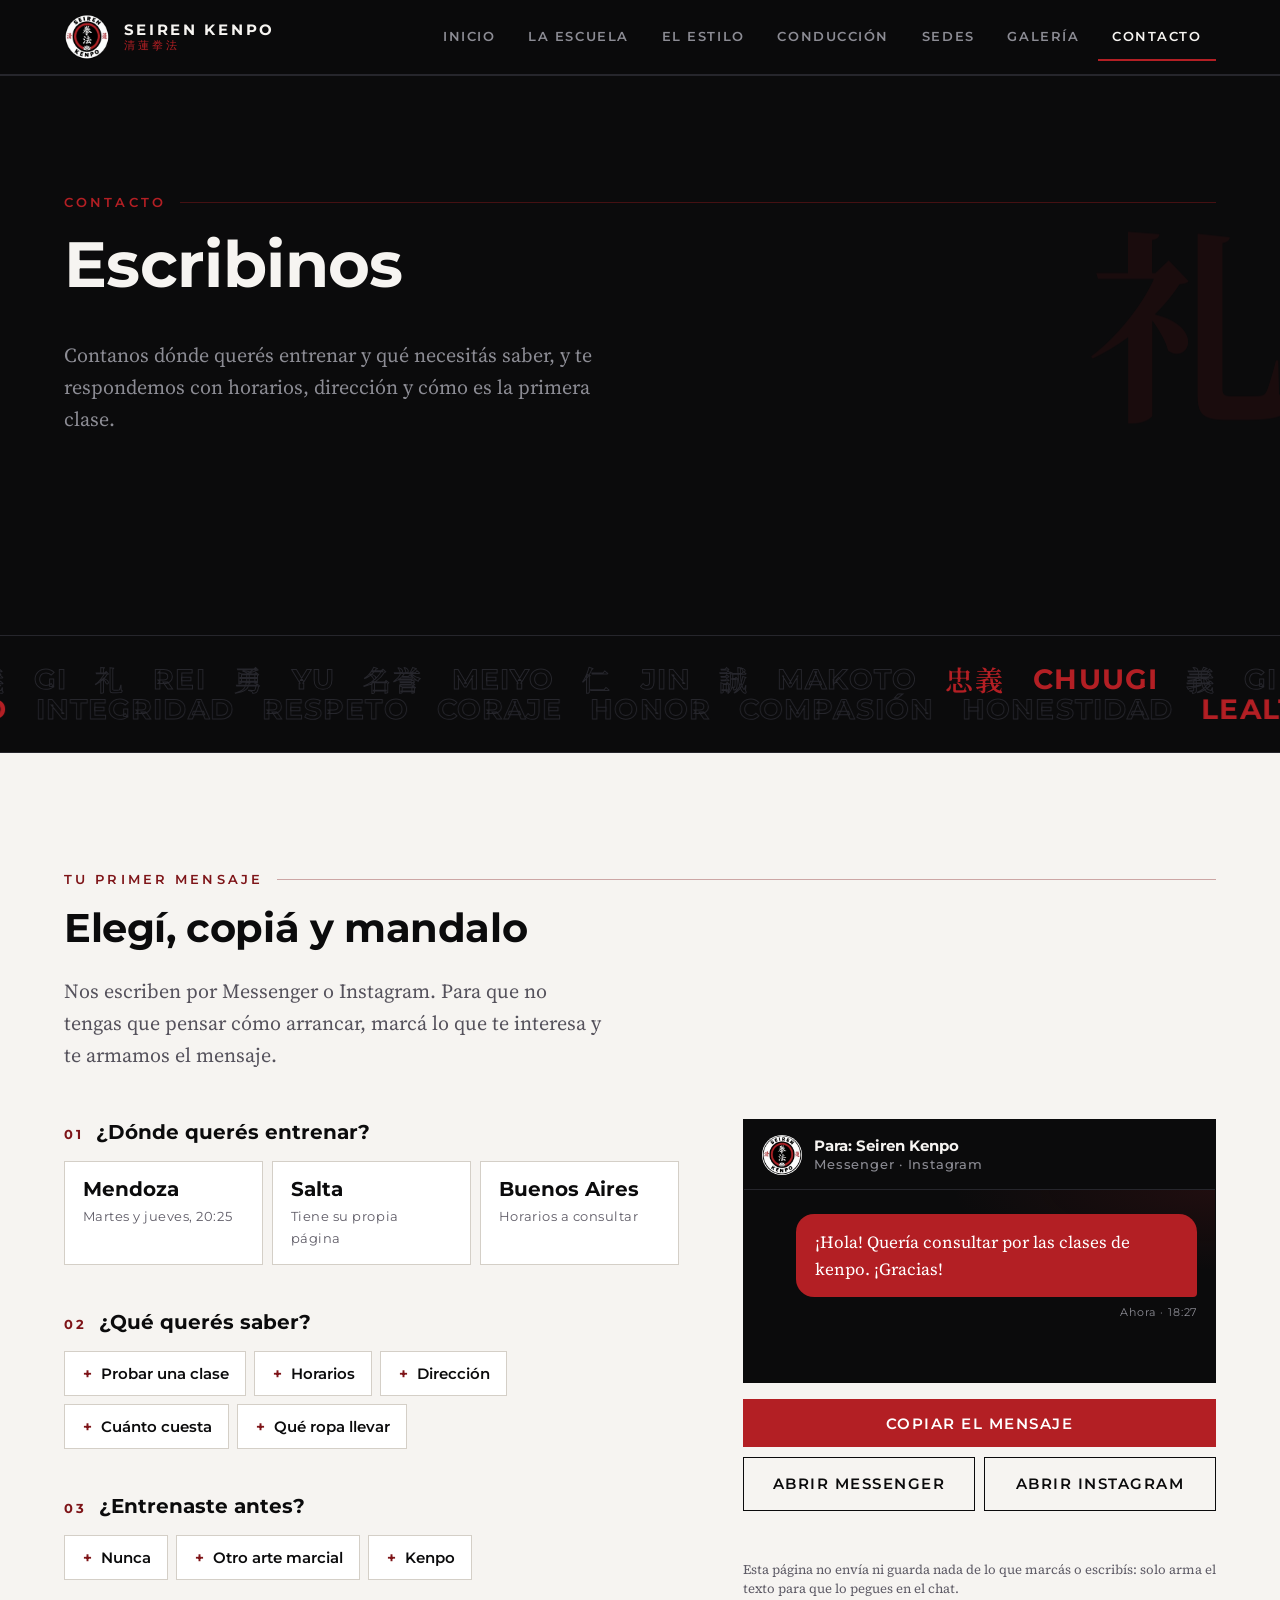
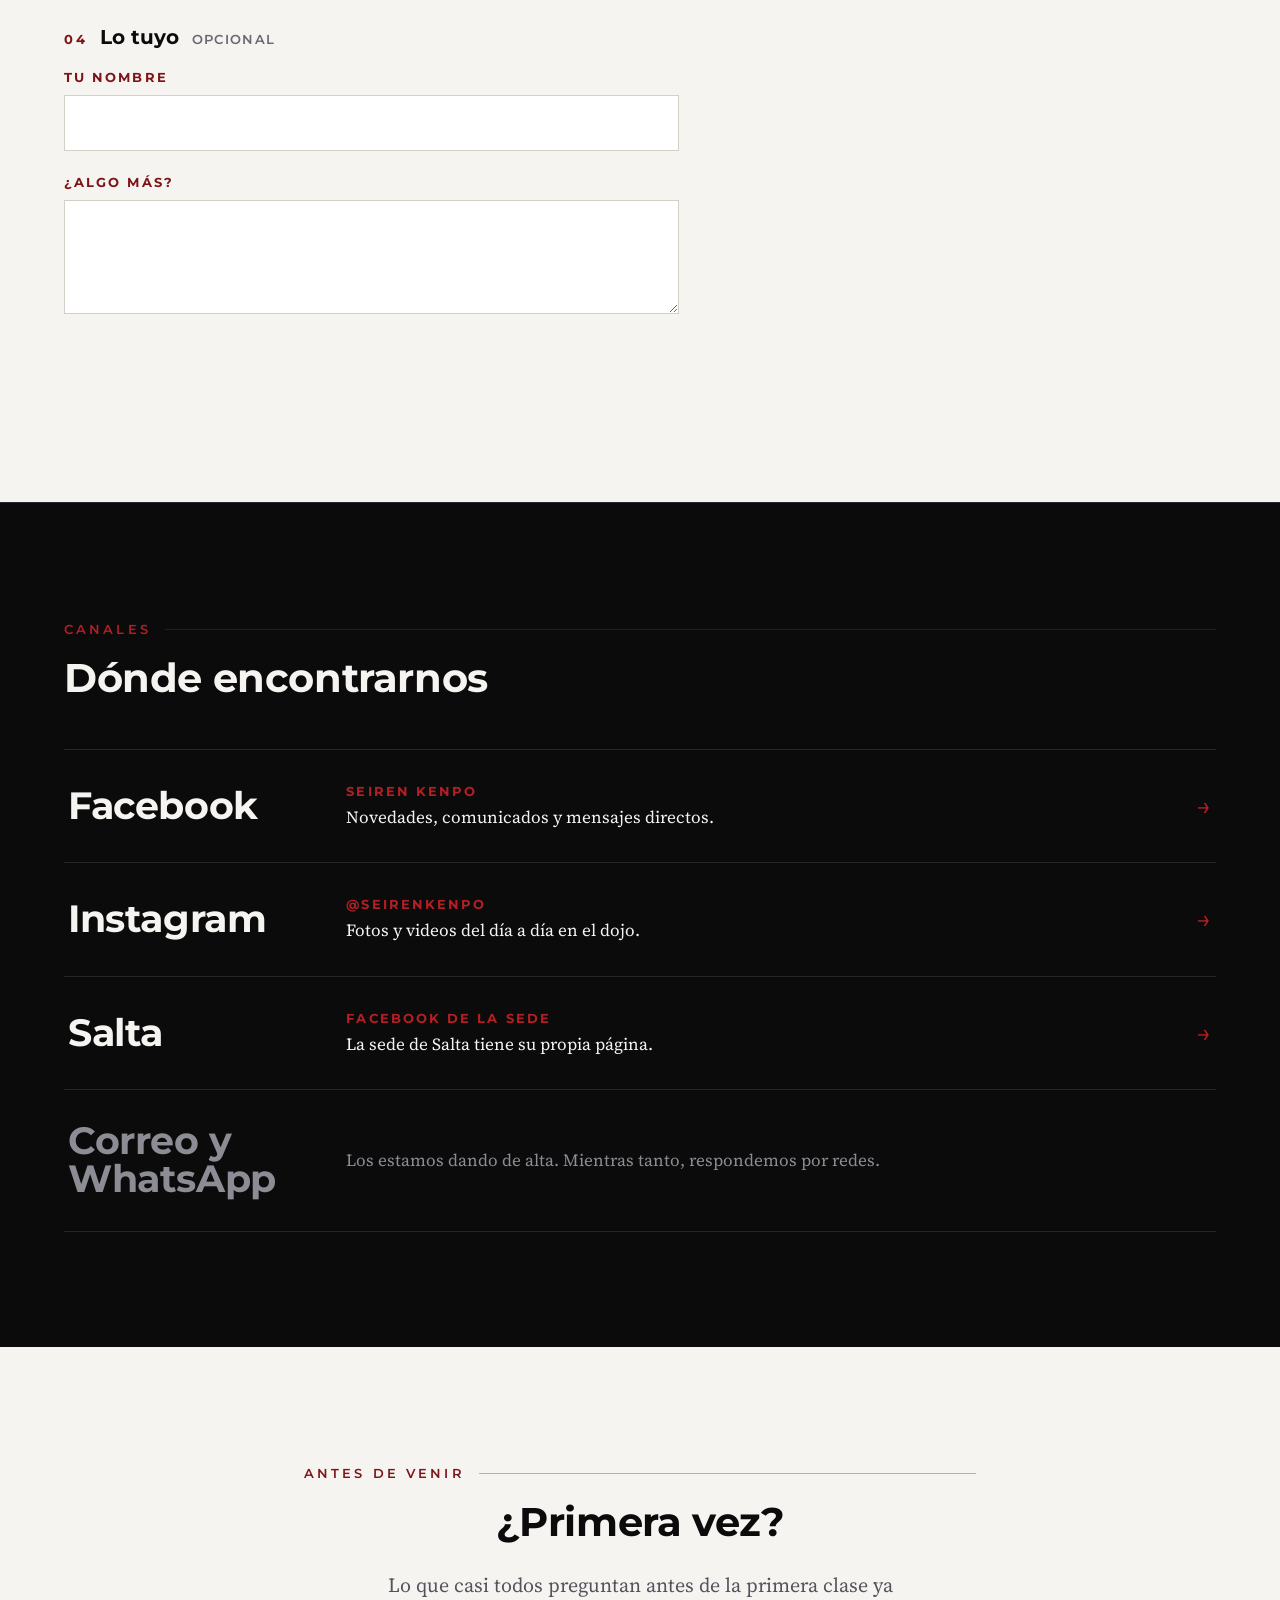
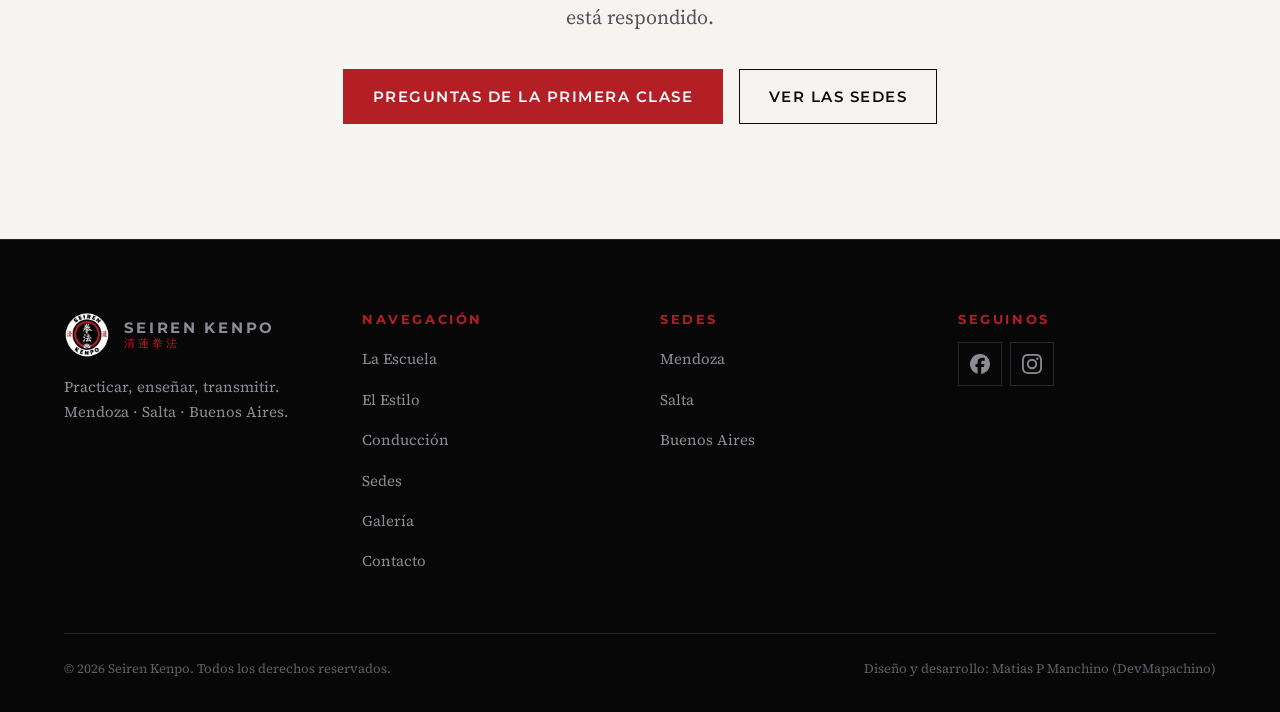
<file: contacto.html>
<!DOCTYPE html>
<html lang="es-AR">
<head>
<!--
  ┌────────────────────────────────────────────────────────────┐
  │   清 蓮 拳 法   ·   SEIREN KENPO                            │
  │   Practicar · Enseñar · Transmitir                          │
  │                                                            │
  │   Desarrollo y diseño                                      │
  │   Manchino, Matías P  ·  DevMapachino                      │
  │   github.com/MatiasManchino                                │
  │                                                            │
  │   Hecho a mano: HTML, CSS y JavaScript nativo.             │
  │   Sin framework, sin constructor de páginas.               │
  │   Más datos en  /humans.txt                                │
  └────────────────────────────────────────────────────────────┘
-->
  <meta charset="UTF-8">
  <meta name="viewport" content="width=device-width, initial-scale=1">

  <title>Contacto | Seiren Kenpo</title>
  <meta name="description" content="Escribile a Seiren Kenpo por Messenger o Instagram. Elegí la sede y lo que querés saber, y la página te arma el primer mensaje.">
  <link rel="canonical" href="https://www.seirenkenpo.com.ar/contacto">

  <meta name="author" content="Matias P Manchino (DevMapachino)">
  <meta name="robots" content="index, follow">
  <link rel="author" href="humans.txt">

  <meta property="og:type" content="website">
  <meta property="og:site_name" content="Seiren Kenpo">
  <meta property="og:locale" content="es_AR">
  <meta property="og:url" content="https://www.seirenkenpo.com.ar/contacto">
  <meta property="og:title" content="Contacto | Seiren Kenpo">
  <meta property="og:description" content="Escribile a Seiren Kenpo por Messenger o Instagram. Elegí la sede y lo que querés saber, y la página te arma el primer mensaje.">
  <meta property="og:image" content="https://www.seirenkenpo.com.ar/assets/img/marca/og-portada.jpg">
  <meta property="og:image:width" content="1200">
  <meta property="og:image:height" content="630">
  <meta name="twitter:card" content="summary_large_image">

  <meta name="theme-color" content="#0B0B0C">
  <link rel="icon" type="image/png" sizes="32x32" href="assets/img/marca/favicon-32.png">
  <link rel="apple-touch-icon" href="assets/img/marca/apple-touch-icon.png">

  <link rel="preconnect" href="https://fonts.googleapis.com">
  <link rel="preconnect" href="https://fonts.gstatic.com" crossorigin>
  <link rel="stylesheet" href="https://fonts.googleapis.com/css2?family=Montserrat:wght@500;600;700&family=Source+Serif+4:ital,opsz,wght@0,8..60,400;0,8..60,600;1,8..60,400&display=swap">
  <link rel="stylesheet" href="https://fonts.googleapis.com/css2?family=Noto+Serif+JP:wght@600;700&text=%E3%81%88%E3%81%8D%E4%B8%83%E4%B8%8A%E4%B8%8B%E4%B8%AD%E4%BA%8C%E4%BB%81%E4%BD%93%E5%85%AD%E5%8B%87%E5%8F%A4%E5%90%8D%E5%90%B8%E5%91%BC%E5%9B%9B%E5%A0%B4%E5%A3%AB%E5%BF%A0%E6%8B%B3%E6%8D%8C%E6%A7%8B%E6%AD%A6%E6%AE%B5%E6%B3%95%E6%B8%85%E7%A4%BC%E7%A8%BD%E7%AA%81%E7%BE%A9%E8%93%AE%E8%AA%89%E8%AA%A0%E9%81%93&display=swap">
  <link rel="stylesheet" href="assets/css/seiren.css">

  <script type="application/ld+json">
{
  "@context": "https://schema.org",
  "@type": "SportsOrganization",
  "name": "Seiren Kenpo",
  "alternateName": "清蓮拳法",
  "description": "Escuela de artes marciales dedicada a la práctica, la enseñanza y la formación. Defensa personal y formación progresiva en Mendoza, Salta y Buenos Aires.",
  "url": "https://www.seirenkenpo.com.ar/",
  "logo": "https://www.seirenkenpo.com.ar/assets/img/marca/emblema-512.png",
  "image": "https://www.seirenkenpo.com.ar/assets/img/marca/og-portada.jpg",
  "sport": "Artes marciales",
  "areaServed": {
    "@type": "Country",
    "name": "Argentina"
  },
  "memberOf": {
    "@type": "Organization",
    "name": "Unión Americana de Kenpo (UAK)"
  },
  "location": [
    {
      "@type": "SportsActivityLocation",
      "name": "Seiren Kenpo, sede Mendoza",
      "address": {
        "@type": "PostalAddress",
        "streetAddress": "Gutiérrez 935",
        "addressLocality": "Godoy Cruz",
        "addressRegion": "Mendoza",
        "addressCountry": "AR"
      }
    }
  ],
  "sameAs": [
    "https://www.facebook.com/seirenkenpo",
    "https://www.instagram.com/seirenkenpo/"
  ]
}
  </script>
</head>
<body>

<a class="saltar" href="#contenido">Saltar al contenido</a>

<header class="cabecera">
  <div class="contenedor cabecera__fila">
    <a class="marca" href="./">
        <picture>
          <source srcset="assets/img/marca/emblema-128.webp" type="image/webp">
          <img src="assets/img/marca/emblema-128.png" alt="" width="46" height="46">
        </picture>
        <span class="marca__texto">Seiren Kenpo<span>清蓮拳法</span></span>
      </a>

    <button class="menu-boton" type="button" aria-expanded="false"
            aria-controls="nav-principal" aria-label="Abrir el menú">
      <span aria-hidden="true"></span><span aria-hidden="true"></span><span aria-hidden="true"></span>
    </button>

    <nav class="nav" id="nav-principal" aria-label="Navegación principal">
      <a href="./">Inicio</a>
      <a href="escuela">La Escuela</a>
      <a href="estilo">El Estilo</a>
      <a href="conduccion">Conducción</a>
      <a href="sedes">Sedes</a>
      <a href="galeria">Galería</a>
      <a href="contacto" aria-current="page">Contacto</a>
    </nav>
  </div>
  <div class="cabecera__avance" aria-hidden="true"></div>
</header>

<main id="contenido">

  <section class="seccion seccion--borde portadilla">
    <!-- humo de incienso: video de Pixabay (https://pixabay.com/es/videos/fumar-columna-de-humo-bucle-de-humo-335197/). Gracias a su autor. -->
    <video class="humo" muted loop playsinline disablepictureinpicture preload="none" poster="assets/video/humo.jpg" aria-hidden="true" tabindex="-1"><source src="assets/video/humo.mp4" type="video/mp4"></video>
    <span class="kanji deriva" data-deriva="0.22" aria-hidden="true">礼</span>
    <div class="contenedor">
      <p class="antetitulo revela">Contacto</p>
      <h1 class="revela">Escribinos</h1>
      <p class="bajada revela">
        Contanos dónde querés entrenar y qué necesitás saber, y te respondemos
        con horarios, dirección y cómo es la primera clase.
      </p>
    </div>
  </section>

  
  <div class="cinta cinta--doble cinta--densa" aria-hidden="true">
    <div class="cinta__pista"><span class="jp">義</span><span>Gi</span><span class="jp">礼</span><span>Rei</span><span class="jp">勇</span><span>Yu</span><span class="jp">名誉</span><span>Meiyo</span><span class="jp">仁</span><span>Jin</span><span class="jp">誠</span><span>Makoto</span><span class="marcada jp">忠義</span><span class="marcada">Chuugi</span><span class="jp">義</span><span>Gi</span><span class="jp">礼</span><span>Rei</span><span class="jp">勇</span><span>Yu</span><span class="jp">名誉</span><span>Meiyo</span><span class="jp">仁</span><span>Jin</span><span class="jp">誠</span><span>Makoto</span><span class="marcada jp">忠義</span><span class="marcada">Chuugi</span><span class="jp">義</span><span>Gi</span><span class="jp">礼</span><span>Rei</span><span class="jp">勇</span><span>Yu</span><span class="jp">名誉</span><span>Meiyo</span><span class="jp">仁</span><span>Jin</span><span class="jp">誠</span><span>Makoto</span><span class="marcada jp">忠義</span><span class="marcada">Chuugi</span><span class="jp">義</span><span>Gi</span><span class="jp">礼</span><span>Rei</span><span class="jp">勇</span><span>Yu</span><span class="jp">名誉</span><span>Meiyo</span><span class="jp">仁</span><span>Jin</span><span class="jp">誠</span><span>Makoto</span><span class="marcada jp">忠義</span><span class="marcada">Chuugi</span><span class="jp">義</span><span>Gi</span><span class="jp">礼</span><span>Rei</span><span class="jp">勇</span><span>Yu</span><span class="jp">名誉</span><span>Meiyo</span><span class="jp">仁</span><span>Jin</span><span class="jp">誠</span><span>Makoto</span><span class="marcada jp">忠義</span><span class="marcada">Chuugi</span></div><div class="cinta__pista" data-sentido="inverso"><span>Integridad</span><span>Respeto</span><span>Coraje</span><span>Honor</span><span>Compasión</span><span>Honestidad</span><span class="marcada">Lealtad</span><span>Integridad</span><span>Respeto</span><span>Coraje</span><span>Honor</span><span>Compasión</span><span>Honestidad</span><span class="marcada">Lealtad</span><span>Integridad</span><span>Respeto</span><span>Coraje</span><span>Honor</span><span>Compasión</span><span>Honestidad</span><span class="marcada">Lealtad</span><span>Integridad</span><span>Respeto</span><span>Coraje</span><span>Honor</span><span>Compasión</span><span>Honestidad</span><span class="marcada">Lealtad</span><span>Integridad</span><span>Respeto</span><span>Coraje</span><span>Honor</span><span>Compasión</span><span>Honestidad</span><span class="marcada">Lealtad</span></div>
  </div>

  <section class="seccion seccion--papel armador-seccion">
    <div class="contenedor">
      <p class="antetitulo revela">Tu primer mensaje</p>
      <h2 class="revela">Elegí, copiá y mandalo</h2>
      <p class="bajada revela">
        Nos escriben por Messenger o Instagram. Para que no tengas que pensar
        cómo arrancar, marcá lo que te interesa y te armamos el mensaje.
      </p>

      <form class="duo armador" id="armador" style="margin-top:clamp(2rem,5vw,3rem);align-items:start" novalidate>
        <div class="duo__texto">
          <fieldset class="paso">
            <legend><span class="paso__num">01</span> ¿Dónde querés entrenar?</legend>
            <div class="tarjetas">
              <label class="opcion" id="sede-mendoza"><input type="radio" name="sede" value="mendoza">
                <span class="tarjeta"><strong>Mendoza</strong><small>Martes y jueves, 20:25</small></span></label>
              <label class="opcion" id="sede-salta"><input type="radio" name="sede" value="salta">
                <span class="tarjeta"><strong>Salta</strong><small>Tiene su propia página</small></span></label>
              <label class="opcion" id="sede-buenos-aires"><input type="radio" name="sede" value="buenos-aires">
                <span class="tarjeta"><strong>Buenos Aires</strong><small>Horarios a consultar</small></span></label>
            </div>
            <p class="aviso-sede" data-aviso-sede="mendoza" hidden>
              Dato: en Mendoza se entrena martes y jueves a las 20:25, en
              Gutiérrez 935, Godoy Cruz. Si es lo único que querías saber, ya podés ir.
            </p>
            <p class="aviso-sede" data-aviso-sede="salta" hidden>
              Salta tiene su propia página de Facebook: el mensaje va directo ahí.
            </p>
          </fieldset>

          <fieldset class="paso">
            <legend><span class="paso__num">02</span> ¿Qué querés saber?</legend>
            <div class="fichas">
              <label class="opcion"><input type="checkbox" name="consulta" value="probar"><span class="ficha-opcion">Probar una clase</span></label>
              <label class="opcion"><input type="checkbox" name="consulta" value="horarios"><span class="ficha-opcion">Horarios</span></label>
              <label class="opcion"><input type="checkbox" name="consulta" value="direccion"><span class="ficha-opcion">Dirección</span></label>
              <label class="opcion"><input type="checkbox" name="consulta" value="costo"><span class="ficha-opcion">Cuánto cuesta</span></label>
              <label class="opcion"><input type="checkbox" name="consulta" value="ropa"><span class="ficha-opcion">Qué ropa llevar</span></label>
            </div>
          </fieldset>

          <fieldset class="paso">
            <legend><span class="paso__num">03</span> ¿Entrenaste antes?</legend>
            <div class="fichas">
              <label class="opcion"><input type="radio" name="experiencia" value="nunca"><span class="ficha-opcion">Nunca</span></label>
              <label class="opcion"><input type="radio" name="experiencia" value="otra"><span class="ficha-opcion">Otro arte marcial</span></label>
              <label class="opcion"><input type="radio" name="experiencia" value="kenpo"><span class="ficha-opcion">Kenpo</span></label>
            </div>
          </fieldset>

          <fieldset class="paso">
            <legend><span class="paso__num">04</span> Lo tuyo <span class="paso__opcional">Opcional</span></legend>
            <label class="campo">
              <span class="campo__nombre">Tu nombre</span>
              <input type="text" name="nombre" maxlength="40" autocomplete="given-name">
            </label>
            <label class="campo">
              <span class="campo__nombre">¿Algo más?</span>
              <textarea name="extra" maxlength="300" rows="3"></textarea>
            </label>
          </fieldset>
        </div>

        <div class="duo__figura">
          <div class="chat" role="group" aria-label="Vista previa del mensaje">
            <div class="chat__cabeza">
              <picture>
                <source srcset="assets/img/marca/emblema-128.webp" type="image/webp">
                <img src="assets/img/marca/emblema-128.png" alt="" width="40" height="40">
              </picture>
              <p class="chat__para" style="margin:0"><span id="chat-para">Para: Seiren Kenpo</span><small id="chat-via">Messenger · Instagram</small></p>
            </div>
            <div class="chat__cuerpo">
              <p class="burbuja" id="mensaje"></p>
              <span class="chat__hora" id="mensaje-hora" aria-hidden="true"></span>
            </div>
          </div>

          <div class="acciones">
            <button class="boton" type="button" id="copiar">Copiar el mensaje</button>
            <div class="acciones__canales">
              <a class="boton boton--oscuro" id="abrir-messenger"
                 href="https://m.me/seirenkenpo" data-general="https://m.me/seirenkenpo" data-salta="https://m.me/seirenkenposalta"
                 target="_blank" rel="noopener noreferrer"><span>Abrir Messenger</span></a>
              <a class="boton boton--oscuro" id="abrir-instagram"
                 href="https://ig.me/m/seirenkenpo" target="_blank" rel="noopener noreferrer"><span>Abrir Instagram</span></a>
            </div>
            <p class="estado" id="estado" aria-live="polite"></p>
          </div>
          <p class="privacidad">
            Esta página no envía ni guarda nada de lo que marcás o escribís:
            solo arma el texto para que lo pegues en el chat.
          </p>
        </div>
      </form>
    </div>
  </section>

  <section class="seccion seccion--borde">
    <div class="contenedor">
      <p class="antetitulo revela">Canales</p>
      <h2 class="revela">Dónde encontrarnos</h2>
      <ul class="canales" data-escalonar="4" style="margin-top:clamp(2rem,5vw,3rem)">
        <li><a class="canal" href="https://www.facebook.com/seirenkenpo" target="_blank" rel="noopener noreferrer">
          <span class="canal__nombre">Facebook</span>
          <span class="canal__detalle"><small>Seiren Kenpo</small>Novedades, comunicados y mensajes directos.</span>
          <span class="canal__flecha" aria-hidden="true">→</span></a></li>
        <li><a class="canal" href="https://www.instagram.com/seirenkenpo/" target="_blank" rel="noopener noreferrer">
          <span class="canal__nombre">Instagram</span>
          <span class="canal__detalle"><small>@seirenkenpo</small>Fotos y videos del día a día en el dojo.</span>
          <span class="canal__flecha" aria-hidden="true">→</span></a></li>
        <li><a class="canal" href="https://www.facebook.com/seirenkenposalta" target="_blank" rel="noopener noreferrer">
          <span class="canal__nombre">Salta</span>
          <span class="canal__detalle"><small>Facebook de la sede</small>La sede de Salta tiene su propia página.</span>
          <span class="canal__flecha" aria-hidden="true">→</span></a></li>
        <!--correo y whatsapp: pasar a link cuando los tengan-->
        <li><div class="canal canal--pendiente">
          <span class="canal__nombre">Correo y WhatsApp</span>
          <span class="canal__detalle">Los estamos dando de alta. Mientras tanto, respondemos por redes.</span>
          <span class="canal__flecha" aria-hidden="true"></span></div></li>
      </ul>
    </div>
  </section>

  <section class="seccion seccion--papel">
    <div class="contenedor angosto" style="text-align:center">
      <p class="antetitulo revela" style="justify-content:center">Antes de venir</p>
      <h2 class="revela">¿Primera vez?</h2>
      <p class="bajada revela" style="margin-inline:auto">
        Lo que casi todos preguntan antes de la primera clase ya está respondido.
      </p>
      <p class="revela" style="margin-top:2.25rem;display:flex;gap:1rem;justify-content:center;flex-wrap:wrap">
        <a class="boton" href="estilo#primera-clase">Preguntas de la primera clase</a>
        <a class="boton boton--linea" href="sedes">Ver las sedes</a>
      </p>
    </div>
  </section>
</main>

<footer class="pie">
  <div class="contenedor">
    <div class="pie__fila">
      <div>
        <a class="marca" href="./">
        <picture>
          <source srcset="assets/img/marca/emblema-128.webp" type="image/webp">
          <img src="assets/img/marca/emblema-128.png" alt="" width="46" height="46">
        </picture>
        <span class="marca__texto">Seiren Kenpo<span>清蓮拳法</span></span>
      </a>
        <p style="color:var(--humo);max-width:30ch;margin-top:1rem">
          Practicar, enseñar, transmitir.<br>Mendoza · Salta · Buenos Aires.
        </p>
      </div>

      <div>
        <h4>Navegación</h4>
        <ul>
          <li><a href="escuela">La Escuela</a></li>
          <li><a href="estilo">El Estilo</a></li>
          <li><a href="conduccion">Conducción</a></li>
          <li><a href="sedes">Sedes</a></li>
          <li><a href="galeria">Galería</a></li>
          <li><a href="contacto">Contacto</a></li>
        </ul>
      </div>

      <div>
        <h4>Sedes</h4>
        <ul>
          <li><a href="sedes#mendoza">Mendoza</a></li>
          <li><a href="sedes#salta">Salta</a></li>
          <li><a href="sedes#buenos-aires">Buenos Aires</a></li>
        </ul>
      </div>

      <div>
        <h4>Seguinos</h4>
        <div class="redes">
          <a href="https://www.facebook.com/seirenkenpo" target="_blank" rel="noopener noreferrer" aria-label="Seiren Kenpo en Facebook"><svg viewBox="0 0 24 24" aria-hidden="true"><title>Facebook</title><path d="M9.101 23.691v-7.98H6.627v-3.667h2.474v-1.58c0-4.085 1.848-5.978 5.858-5.978.401 0 .955.042 1.468.103a8.68 8.68 0 0 1 1.141.195v3.325a8.623 8.623 0 0 0-.653-.036 26.805 26.805 0 0 0-.733-.009c-.707 0-1.259.096-1.675.309a1.686 1.686 0 0 0-.679.622c-.258.42-.374.995-.374 1.752v1.297h3.919l-.386 2.103-.287 1.564h-3.246v8.245C19.396 23.238 24 18.179 24 12.044c0-6.627-5.373-12-12-12s-12 5.373-12 12c0 5.628 3.874 10.35 9.101 11.647Z"/></svg></a>
          <a href="https://www.instagram.com/seirenkenpo/" target="_blank" rel="noopener noreferrer" aria-label="Seiren Kenpo en Instagram"><svg viewBox="0 0 24 24" aria-hidden="true"><title>Instagram</title><path d="M12 2.163c3.204 0 3.584.012 4.85.07 3.252.148 4.771 1.691 4.919 4.919.058 1.265.069 1.645.069 4.849 0 3.205-.012 3.584-.069 4.849-.149 3.225-1.664 4.771-4.919 4.919-1.266.058-1.644.07-4.85.07-3.204 0-3.584-.012-4.849-.07-3.26-.149-4.771-1.699-4.919-4.92-.058-1.265-.07-1.644-.07-4.849 0-3.204.013-3.583.07-4.849.149-3.227 1.664-4.771 4.919-4.919 1.266-.057 1.645-.069 4.849-.069ZM12 0C8.741 0 8.333.014 7.053.072 2.695.272.273 2.69.073 7.052.014 8.333 0 8.741 0 12c0 3.259.014 3.668.072 4.948.2 4.358 2.618 6.78 6.98 6.98C8.333 23.986 8.741 24 12 24c3.259 0 3.668-.014 4.948-.072 4.354-.2 6.782-2.618 6.979-6.98.059-1.28.073-1.689.073-4.948 0-3.259-.014-3.667-.072-4.947-.196-4.354-2.617-6.78-6.979-6.98C15.668.014 15.259 0 12 0Zm0 5.838a6.162 6.162 0 1 0 0 12.324 6.162 6.162 0 0 0 0-12.324ZM12 16a4 4 0 1 1 0-8 4 4 0 0 1 0 8Zm6.406-11.845a1.44 1.44 0 1 0 0 2.881 1.44 1.44 0 0 0 0-2.881Z"/></svg></a>
        </div>
      </div>
    </div>

    <div class="pie__legal">
      <p style="margin:0">© <span data-anio>2026</span> Seiren Kenpo. Todos los derechos reservados.</p>
      <p style="margin:0">Diseño y desarrollo: Matias P Manchino (DevMapachino)</p>
    </div>
  </div>
</footer>

<script src="assets/js/seiren.js" defer></script>
<script src="assets/js/contacto.js" defer></script>
</body>
</html>
</file>
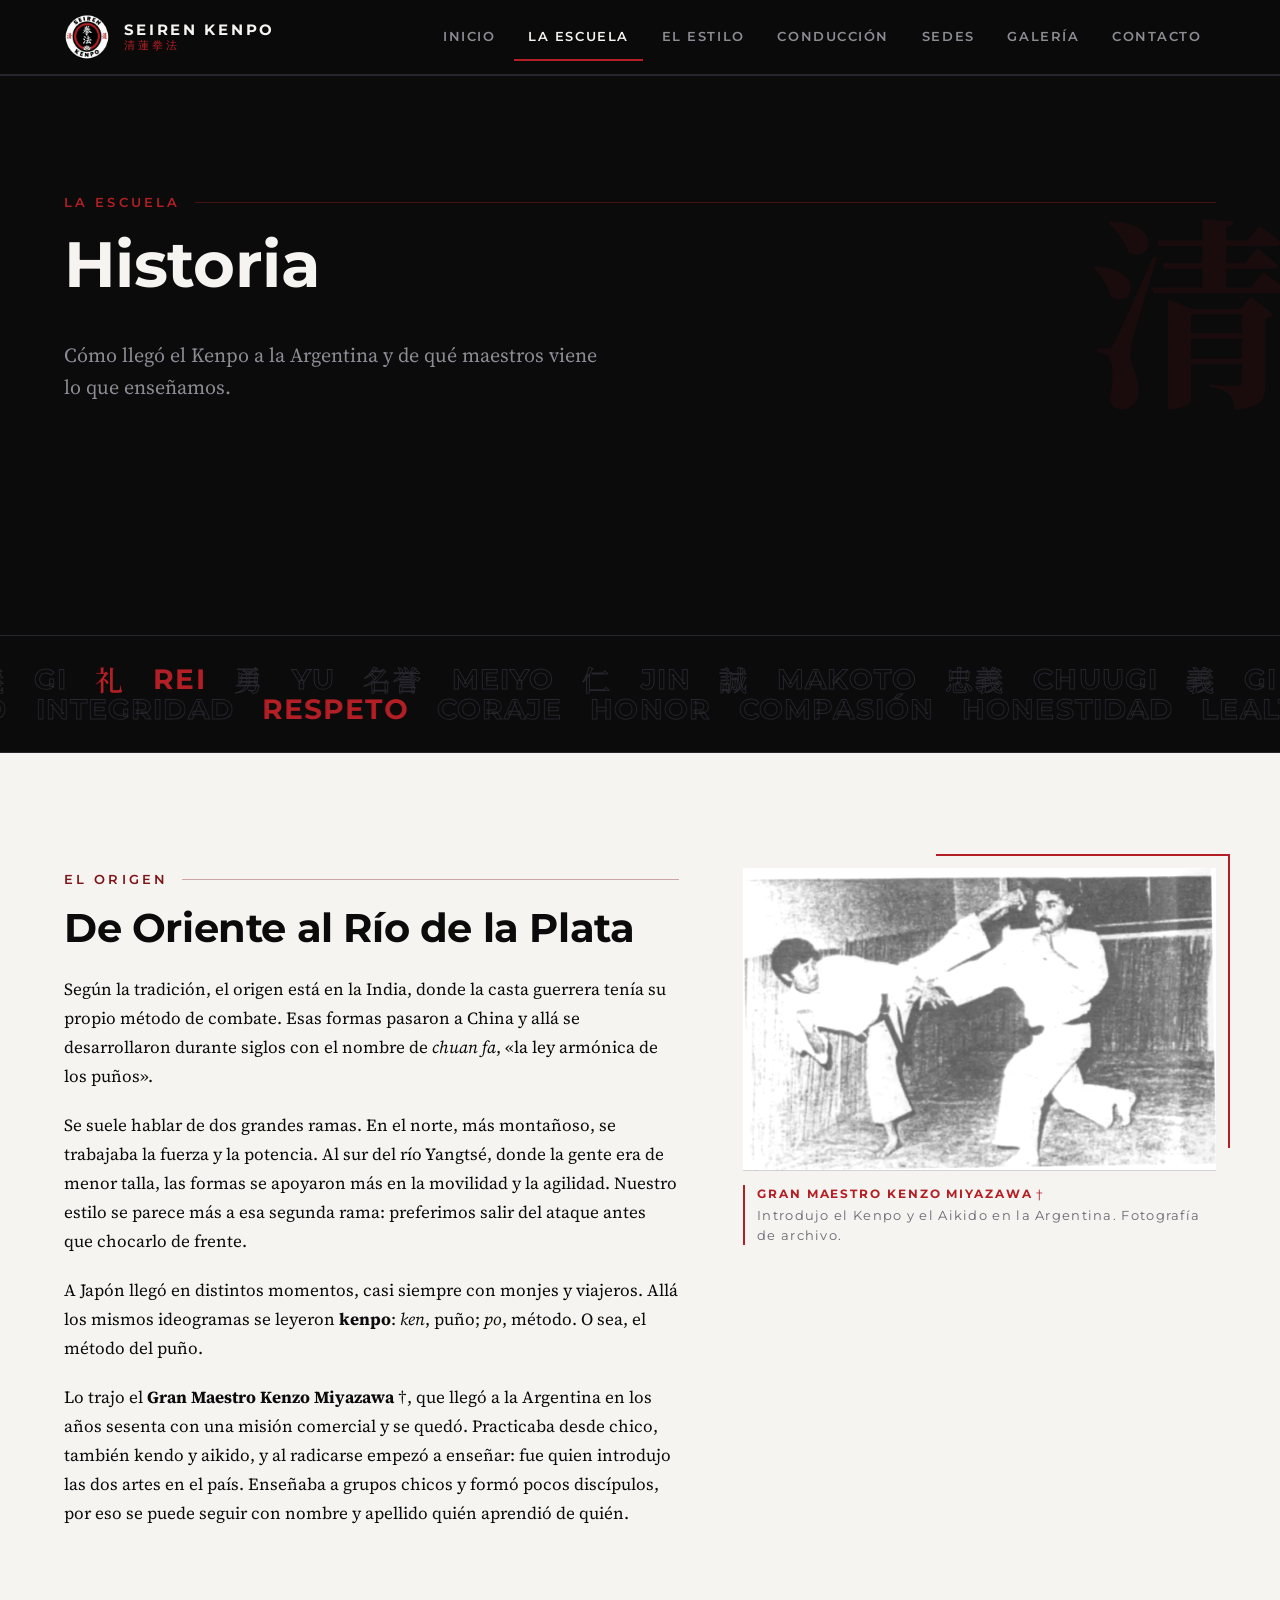
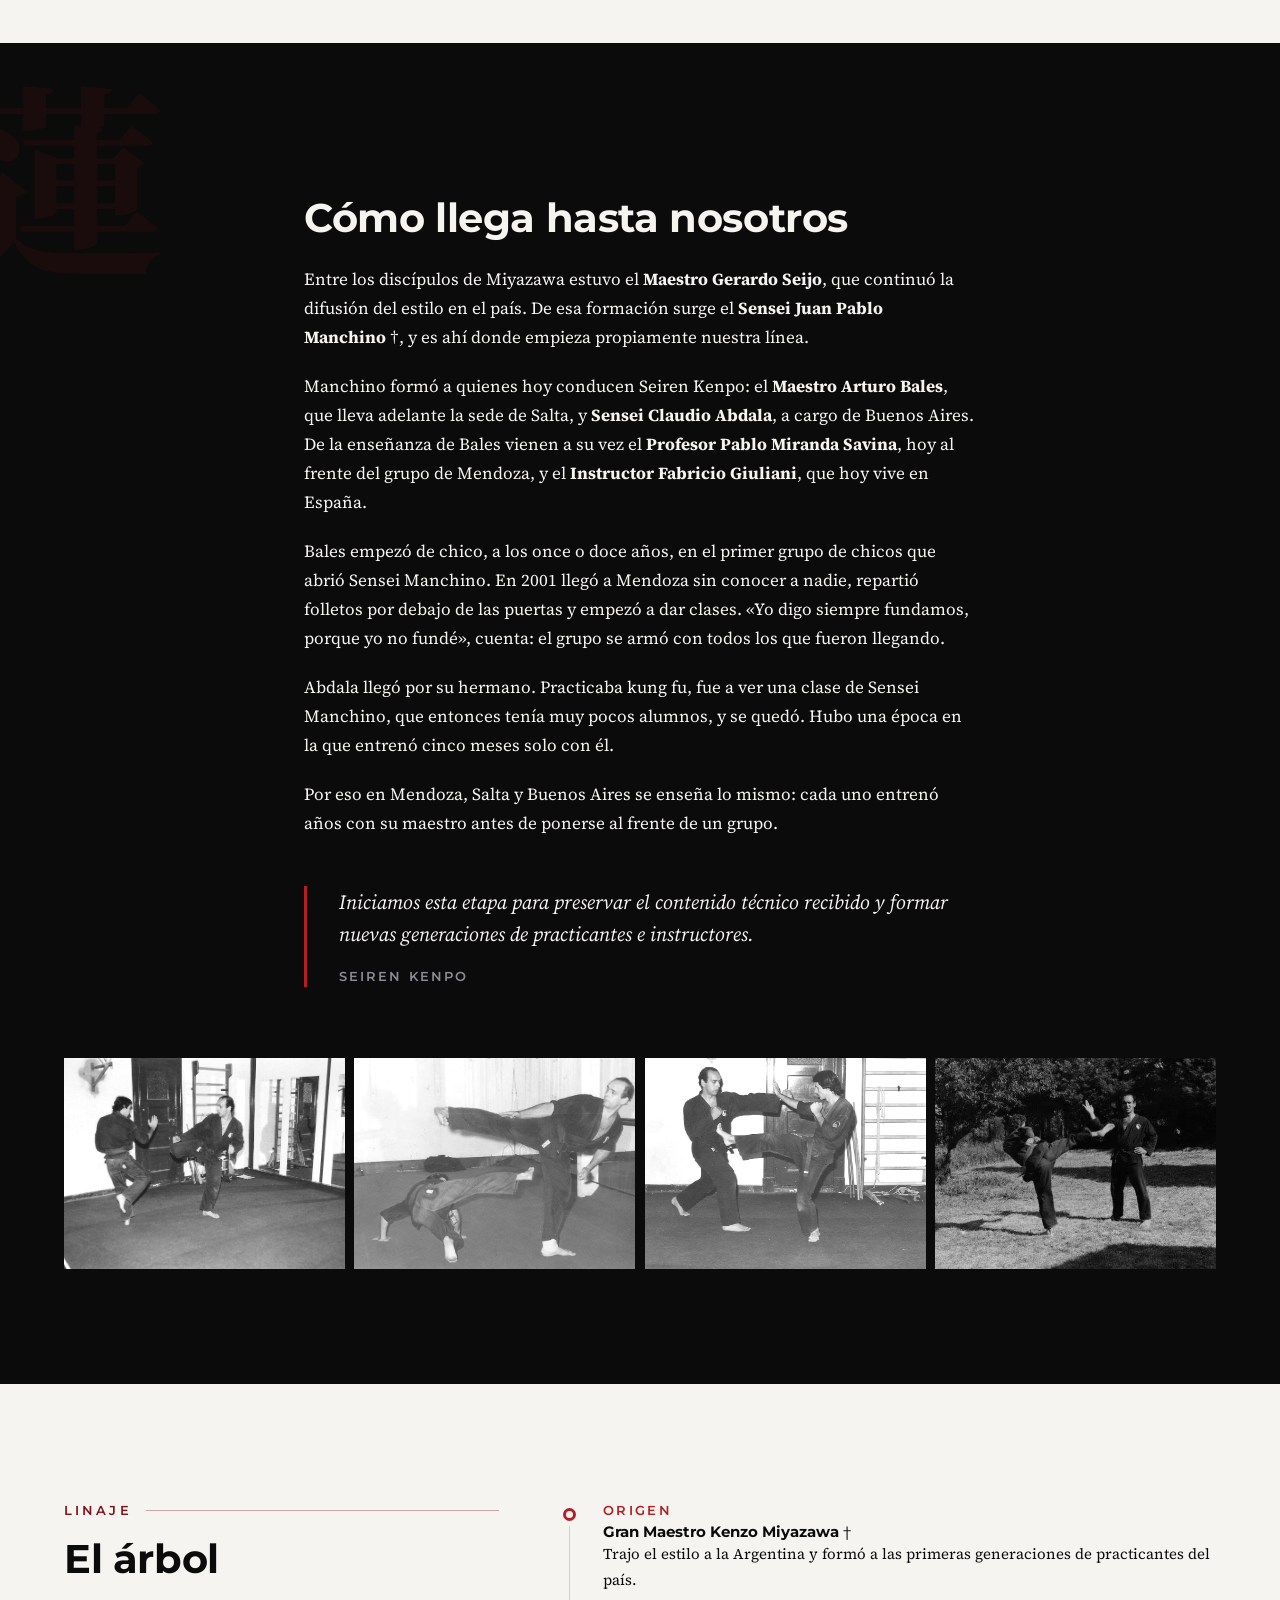
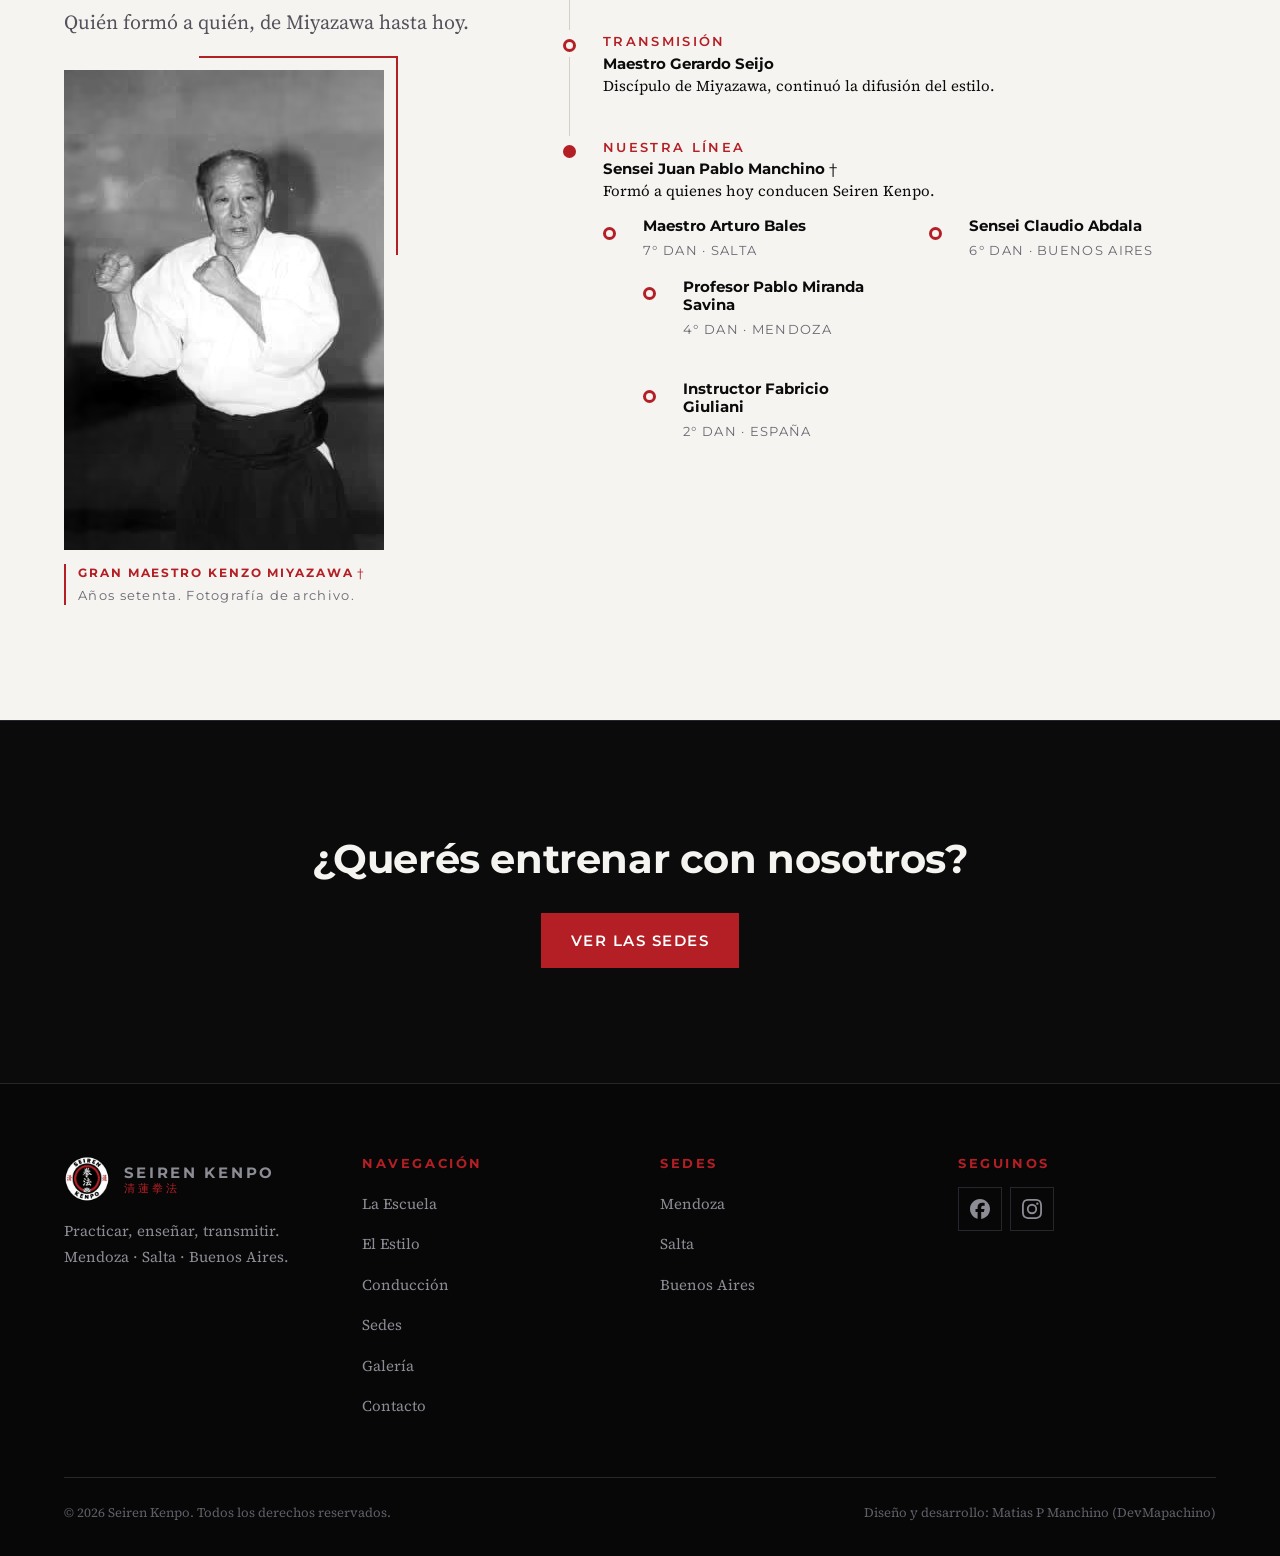
<file: escuela.html>
<!DOCTYPE html>
<html lang="es-AR">
<head>
<!--
  ┌────────────────────────────────────────────────────────────┐
  │   清 蓮 拳 法   ·   SEIREN KENPO                            │
  │   Practicar · Enseñar · Transmitir                          │
  │                                                            │
  │   Desarrollo y diseño                                      │
  │   Manchino, Matías P  ·  DevMapachino                      │
  │   github.com/MatiasManchino                                │
  │                                                            │
  │   Hecho a mano: HTML, CSS y JavaScript nativo.             │
  │   Sin framework, sin constructor de páginas.               │
  │   Más datos en  /humans.txt                                │
  └────────────────────────────────────────────────────────────┘
-->
  <meta charset="UTF-8">
  <meta name="viewport" content="width=device-width, initial-scale=1">

  <title>Historia | Seiren Kenpo</title>
  <meta name="description" content="La historia del estilo y la línea de enseñanza que llega hasta Seiren Kenpo: de Kenzo Miyazawa a Juan Pablo Manchino, y de ahí a las sedes de Mendoza, Salta y Buenos Aires.">
  <link rel="canonical" href="https://www.seirenkenpo.com.ar/escuela">

  <meta name="author" content="Matias P Manchino (DevMapachino)">
  <meta name="robots" content="index, follow">
  <link rel="author" href="humans.txt">

  <meta property="og:type" content="website">
  <meta property="og:site_name" content="Seiren Kenpo">
  <meta property="og:locale" content="es_AR">
  <meta property="og:url" content="https://www.seirenkenpo.com.ar/escuela">
  <meta property="og:title" content="Historia | Seiren Kenpo">
  <meta property="og:description" content="La historia del estilo y la línea de enseñanza que llega hasta Seiren Kenpo: de Kenzo Miyazawa a Juan Pablo Manchino, y de ahí a las sedes de Mendoza, Salta y Buenos Aires.">
  <meta property="og:image" content="https://www.seirenkenpo.com.ar/assets/img/marca/og-portada.jpg">
  <meta property="og:image:width" content="1200">
  <meta property="og:image:height" content="630">
  <meta name="twitter:card" content="summary_large_image">

  <meta name="theme-color" content="#0B0B0C">
  <link rel="icon" type="image/png" sizes="32x32" href="assets/img/marca/favicon-32.png">
  <link rel="apple-touch-icon" href="assets/img/marca/apple-touch-icon.png">

  <link rel="preconnect" href="https://fonts.googleapis.com">
  <link rel="preconnect" href="https://fonts.gstatic.com" crossorigin>
  <link rel="stylesheet" href="https://fonts.googleapis.com/css2?family=Montserrat:wght@500;600;700&family=Source+Serif+4:ital,opsz,wght@0,8..60,400;0,8..60,600;1,8..60,400&display=swap">
  <link rel="stylesheet" href="https://fonts.googleapis.com/css2?family=Noto+Serif+JP:wght@600;700&text=%E3%81%88%E3%81%8D%E4%B8%83%E4%B8%8A%E4%B8%8B%E4%B8%AD%E4%BA%8C%E4%BB%81%E4%BD%93%E5%85%AD%E5%8B%87%E5%8F%A4%E5%90%8D%E5%90%B8%E5%91%BC%E5%9B%9B%E5%A0%B4%E5%A3%AB%E5%BF%A0%E6%8B%B3%E6%8D%8C%E6%A7%8B%E6%AD%A6%E6%AE%B5%E6%B3%95%E6%B8%85%E7%A4%BC%E7%A8%BD%E7%AA%81%E7%BE%A9%E8%93%AE%E8%AA%89%E8%AA%A0%E9%81%93&display=swap">
  <link rel="stylesheet" href="assets/css/seiren.css">

  <script type="application/ld+json">
{
  "@context": "https://schema.org",
  "@type": "SportsOrganization",
  "name": "Seiren Kenpo",
  "alternateName": "清蓮拳法",
  "description": "Escuela de artes marciales dedicada a la práctica, la enseñanza y la formación. Defensa personal y formación progresiva en Mendoza, Salta y Buenos Aires.",
  "url": "https://www.seirenkenpo.com.ar/",
  "logo": "https://www.seirenkenpo.com.ar/assets/img/marca/emblema-512.png",
  "image": "https://www.seirenkenpo.com.ar/assets/img/marca/og-portada.jpg",
  "sport": "Artes marciales",
  "areaServed": {
    "@type": "Country",
    "name": "Argentina"
  },
  "memberOf": {
    "@type": "Organization",
    "name": "Unión Americana de Kenpo (UAK)"
  },
  "location": [
    {
      "@type": "SportsActivityLocation",
      "name": "Seiren Kenpo, sede Mendoza",
      "address": {
        "@type": "PostalAddress",
        "streetAddress": "Gutiérrez 935",
        "addressLocality": "Godoy Cruz",
        "addressRegion": "Mendoza",
        "addressCountry": "AR"
      }
    }
  ],
  "sameAs": [
    "https://www.facebook.com/seirenkenpo",
    "https://www.instagram.com/seirenkenpo/"
  ]
}
  </script>
</head>
<body>

<a class="saltar" href="#contenido">Saltar al contenido</a>

<header class="cabecera">
  <div class="contenedor cabecera__fila">
    <a class="marca" href="./">
        <picture>
          <source srcset="assets/img/marca/emblema-128.webp" type="image/webp">
          <img src="assets/img/marca/emblema-128.png" alt="" width="46" height="46">
        </picture>
        <span class="marca__texto">Seiren Kenpo<span>清蓮拳法</span></span>
      </a>

    <button class="menu-boton" type="button" aria-expanded="false"
            aria-controls="nav-principal" aria-label="Abrir el menú">
      <span aria-hidden="true"></span><span aria-hidden="true"></span><span aria-hidden="true"></span>
    </button>

    <nav class="nav" id="nav-principal" aria-label="Navegación principal">
      <a href="./">Inicio</a>
      <a href="escuela" aria-current="page">La Escuela</a>
      <a href="estilo">El Estilo</a>
      <a href="conduccion">Conducción</a>
      <a href="sedes">Sedes</a>
      <a href="galeria">Galería</a>
      <a href="contacto">Contacto</a>
    </nav>
  </div>
  <div class="cabecera__avance" aria-hidden="true"></div>
</header>

<main id="contenido">

  <section class="seccion seccion--borde portadilla">
    <!-- humo de incienso: video de Pixabay (https://pixabay.com/es/videos/fumar-columna-de-humo-bucle-de-humo-335197/). Gracias a su autor. -->
    <video class="humo" muted loop playsinline disablepictureinpicture preload="none" poster="assets/video/humo.jpg" aria-hidden="true" tabindex="-1"><source src="assets/video/humo.mp4" type="video/mp4"></video>
    <span class="kanji deriva" data-deriva="0.22" aria-hidden="true">清</span>
    <div class="contenedor">
      <p class="antetitulo revela">La Escuela</p>
      <h1 class="revela">Historia</h1>
      <p class="bajada revela">
        Cómo llegó el Kenpo a la Argentina y de qué maestros viene lo que
        enseñamos.
      </p>
    </div>
  </section>

  
  <div class="cinta cinta--doble cinta--densa" aria-hidden="true">
    <div class="cinta__pista"><span class="jp">義</span><span>Gi</span><span class="marcada jp">礼</span><span class="marcada">Rei</span><span class="jp">勇</span><span>Yu</span><span class="jp">名誉</span><span>Meiyo</span><span class="jp">仁</span><span>Jin</span><span class="jp">誠</span><span>Makoto</span><span class="jp">忠義</span><span>Chuugi</span><span class="jp">義</span><span>Gi</span><span class="marcada jp">礼</span><span class="marcada">Rei</span><span class="jp">勇</span><span>Yu</span><span class="jp">名誉</span><span>Meiyo</span><span class="jp">仁</span><span>Jin</span><span class="jp">誠</span><span>Makoto</span><span class="jp">忠義</span><span>Chuugi</span><span class="jp">義</span><span>Gi</span><span class="marcada jp">礼</span><span class="marcada">Rei</span><span class="jp">勇</span><span>Yu</span><span class="jp">名誉</span><span>Meiyo</span><span class="jp">仁</span><span>Jin</span><span class="jp">誠</span><span>Makoto</span><span class="jp">忠義</span><span>Chuugi</span><span class="jp">義</span><span>Gi</span><span class="marcada jp">礼</span><span class="marcada">Rei</span><span class="jp">勇</span><span>Yu</span><span class="jp">名誉</span><span>Meiyo</span><span class="jp">仁</span><span>Jin</span><span class="jp">誠</span><span>Makoto</span><span class="jp">忠義</span><span>Chuugi</span><span class="jp">義</span><span>Gi</span><span class="marcada jp">礼</span><span class="marcada">Rei</span><span class="jp">勇</span><span>Yu</span><span class="jp">名誉</span><span>Meiyo</span><span class="jp">仁</span><span>Jin</span><span class="jp">誠</span><span>Makoto</span><span class="jp">忠義</span><span>Chuugi</span></div><div class="cinta__pista" data-sentido="inverso"><span>Integridad</span><span class="marcada">Respeto</span><span>Coraje</span><span>Honor</span><span>Compasión</span><span>Honestidad</span><span>Lealtad</span><span>Integridad</span><span class="marcada">Respeto</span><span>Coraje</span><span>Honor</span><span>Compasión</span><span>Honestidad</span><span>Lealtad</span><span>Integridad</span><span class="marcada">Respeto</span><span>Coraje</span><span>Honor</span><span>Compasión</span><span>Honestidad</span><span>Lealtad</span><span>Integridad</span><span class="marcada">Respeto</span><span>Coraje</span><span>Honor</span><span>Compasión</span><span>Honestidad</span><span>Lealtad</span><span>Integridad</span><span class="marcada">Respeto</span><span>Coraje</span><span>Honor</span><span>Compasión</span><span>Honestidad</span><span>Lealtad</span></div>
  </div>

  <section class="seccion seccion--papel">
    <div class="contenedor">
      <div class="duo">
        <div class="duo__texto">
          <p class="antetitulo revela">El origen</p>
          <h2 class="revela">De Oriente al Río de la Plata</h2>
          <p class="revela">
            Según la tradición, el origen está en la India, donde la casta
            guerrera tenía su propio método de combate. Esas formas pasaron a
            China y allá se desarrollaron durante siglos con el nombre de
            <em>chuan fa</em>, «la ley armónica de los puños».
          </p>
          <p class="revela">
            Se suele hablar de dos grandes ramas. En el norte, más montañoso, se
            trabajaba la fuerza y la potencia. Al sur del río Yangtsé, donde la
            gente era de menor talla, las formas se apoyaron más en la movilidad
            y la agilidad. Nuestro estilo se parece más a esa segunda rama:
            preferimos salir del ataque antes que chocarlo de frente.
          </p>
          <p class="revela">
            A Japón llegó en distintos momentos, casi siempre con monjes y
            viajeros. Allá los mismos ideogramas se leyeron <strong>kenpo</strong>:
            <em>ken</em>, puño; <em>po</em>, método. O sea, el método del puño.
          </p>
          <p class="revela">
            Lo trajo el <strong>Gran Maestro Kenzo Miyazawa<span class="fallecido" title="Fallecido"><span aria-hidden="true">†</span><span class="solo-lectores"> (fallecido)</span></span></strong>, que llegó
            a la Argentina en los años sesenta con una misión comercial y se
            quedó. Practicaba desde chico, también kendo y aikido, y al
            radicarse empezó a enseñar: fue quien introdujo las dos artes en el
            país. Enseñaba a grupos chicos y formó pocos discípulos, por eso se
            puede seguir con nombre y apellido quién aprendió de quién.
          </p>
        </div>

        <figure class="retrato duo__figura revela revela--cortina">
          <div class="retrato__marco">
            <picture>
          <source srcset="assets/img/fotos/miyazawa1.avif" type="image/avif">
          <source srcset="assets/img/fotos/miyazawa1.webp" type="image/webp">
          <img src="assets/img/fotos/miyazawa1.jpg" alt="El Gran Maestro Kenzo Miyazawa ejecutando una patada alta en una demostración" loading="lazy" decoding="async" width="1200" height="768">
        </picture>
          </div>
          <figcaption>
            <strong>Gran Maestro Kenzo Miyazawa<span class="fallecido" title="Fallecido"><span aria-hidden="true">†</span><span class="solo-lectores"> (fallecido)</span></span></strong>
            Introdujo el Kenpo y el Aikido en la Argentina. Fotografía de archivo.
          </figcaption>
        </figure>
      </div>
    </div>
  </section>


  <section class="seccion">
    <span class="kanji deriva" data-deriva="0.22" aria-hidden="true" style="left:-3%;top:8%">蓮</span>
    <div class="contenedor">
      <div class="contenedor angosto" style="padding-inline:0">
        <p class="antetitulo revela">La línea de enseñanza</p>
        <h2 class="revela">Cómo llega hasta nosotros</h2>
        <p class="revela">
          Entre los discípulos de Miyazawa estuvo el <strong>Maestro Gerardo
          Seijo</strong>, que continuó la difusión del estilo en el país. De esa
          formación surge el <strong>Sensei Juan Pablo Manchino<span class="fallecido" title="Fallecido"><span aria-hidden="true">†</span><span class="solo-lectores"> (fallecido)</span></span></strong>, y es
          ahí donde empieza propiamente nuestra línea.
        </p>
        <p class="revela">
          Manchino formó a quienes hoy conducen Seiren Kenpo: el
          <strong>Maestro Arturo Bales</strong>, que lleva adelante la sede de
          Salta, y <strong>Sensei Claudio Abdala</strong>, a cargo de Buenos
          Aires. De la enseñanza de Bales vienen a su vez el <strong>Profesor
          Pablo Miranda Savina</strong>, hoy al frente del grupo de Mendoza, y el
          <strong>Instructor Fabricio Giuliani</strong>, que hoy vive en España.
        </p>
        <p class="revela">
          Bales empezó de chico, a los once o doce años, en el primer grupo de
          chicos que abrió Sensei Manchino. En 2001 llegó a Mendoza sin conocer a
          nadie, repartió folletos por debajo de las puertas y empezó a dar
          clases. «Yo digo siempre fundamos, porque yo no fundé», cuenta: el
          grupo se armó con todos los que fueron llegando.
        </p>
        <p class="revela">
          Abdala llegó por su hermano. Practicaba kung fu, fue a ver una clase
          de Sensei Manchino, que entonces tenía muy pocos alumnos, y se quedó.
          Hubo una época en la que entrenó cinco meses solo con él.
        </p>
        <p class="revela">
          Por eso en Mendoza, Salta y Buenos Aires se enseña lo mismo: cada uno
          entrenó años con su maestro antes de ponerse al frente de un grupo.
        </p>

        <blockquote class="cita revela revela--izq" style="margin:3rem 0 0">
          Iniciamos esta etapa para preservar el contenido técnico recibido y
          formar nuevas generaciones de practicantes e instructores.
          <cite>Seiren Kenpo</cite>
        </blockquote>
      </div>

      <div class="tira" data-escalonar style="margin-top:clamp(3rem,7vw,4.5rem)">
        <figure><picture>
          <source srcset="assets/img/fotos/archi43.avif" type="image/avif">
          <source srcset="assets/img/fotos/archi43.webp" type="image/webp">
          <img src="assets/img/fotos/archi43.jpg" alt="Dos practicantes trabajando una defensa en el dojo, años ochenta" loading="lazy" decoding="async" width="1400" height="943">
        </picture></figure>
        <figure><picture>
          <source srcset="assets/img/fotos/archi47.avif" type="image/avif">
          <source srcset="assets/img/fotos/archi47.webp" type="image/webp">
          <img src="assets/img/fotos/archi47.jpg" alt="Patada lateral alta durante un entrenamiento de archivo" loading="lazy" decoding="async" width="960" height="580">
        </picture></figure>
        <figure><picture>
          <source srcset="assets/img/fotos/archi50.avif" type="image/avif">
          <source srcset="assets/img/fotos/archi50.webp" type="image/webp">
          <img src="assets/img/fotos/archi50.jpg" alt="Trabajo de pareja con patada circular, fotografía de archivo" loading="lazy" decoding="async" width="960" height="675">
        </picture></figure>
        <figure><picture>
          <source srcset="assets/img/fotos/archi57.avif" type="image/avif">
          <source srcset="assets/img/fotos/archi57.webp" type="image/webp">
          <img src="assets/img/fotos/archi57.jpg" alt="Entrenamiento al aire libre, fotografía de archivo" loading="lazy" decoding="async" width="604" height="399">
        </picture></figure>
      </div>
    </div>
  </section>

  <section class="seccion seccion--papel">
    <div class="contenedor">
      <div class="duo duo--tronco">
        <div class="duo__texto duo__figura">
          <p class="antetitulo revela">Linaje</p>
          <h2 class="revela">El árbol</h2>
          <p class="bajada revela">
            Quién formó a quién, de Miyazawa hasta hoy.
          </p>
          <figure class="retrato revela revela--cortina" style="margin-top:2rem;max-width:20rem">
            <div class="retrato__marco">
              <picture>
          <source srcset="assets/img/fotos/miyazawa4.avif" type="image/avif">
          <source srcset="assets/img/fotos/miyazawa4.webp" type="image/webp">
          <img src="assets/img/fotos/miyazawa4.jpg" alt="Retrato del Gran Maestro Kenzo Miyazawa en guardia" loading="lazy" decoding="async" width="320" height="480">
        </picture>
            </div>
            <figcaption>
              <strong>Gran Maestro Kenzo Miyazawa<span class="fallecido" title="Fallecido"><span aria-hidden="true">†</span><span class="solo-lectores"> (fallecido)</span></span></strong>
              Años setenta. Fotografía de archivo.
            </figcaption>
          </figure>
        </div>

        <ul class="arbol revela revela--der">
          <li>
            <div class="nodo">
              <span class="nodo__rol">Origen</span>
              <p class="nodo__nombre">Gran Maestro Kenzo Miyazawa<span class="fallecido" title="Fallecido"><span aria-hidden="true">†</span><span class="solo-lectores"> (fallecido)</span></span></p>
              <p>Trajo el estilo a la Argentina y formó a las primeras
                 generaciones de practicantes del país.</p>
            </div>
          </li>
          <li>
            <div class="nodo">
              <span class="nodo__rol">Transmisión</span>
              <p class="nodo__nombre">Maestro Gerardo Seijo</p>
              <p>Discípulo de Miyazawa, continuó la difusión del estilo.</p>
            </div>
          </li>
          <li>
            <div class="nodo nodo--eje">
              <span class="nodo__rol">Nuestra línea</span>
              <p class="nodo__nombre">Sensei Juan Pablo Manchino<span class="fallecido" title="Fallecido"><span aria-hidden="true">†</span><span class="solo-lectores"> (fallecido)</span></span></p>
              <p>Formó a quienes hoy conducen Seiren Kenpo.</p>
            </div>
            <ul class="ramas">
              <li>
                <div class="nodo">
                  <p class="nodo__nombre">Maestro Arturo Bales</p>
                  <span class="nodo__sede">7° Dan · Salta</span>
                </div>
                <ul class="ramas" style="grid-template-columns:1fr">
                  <li>
                    <div class="nodo">
                      <p class="nodo__nombre">Profesor Pablo Miranda Savina</p>
                      <span class="nodo__sede">4° Dan · Mendoza</span>
                    </div>
                  </li>
                  <li>
                    <div class="nodo">
                      <p class="nodo__nombre">Instructor Fabricio Giuliani</p>
                      <span class="nodo__sede">2° Dan · España</span>
                    </div>
                  </li>
                </ul>
              </li>
              <li>
                <div class="nodo">
                  <p class="nodo__nombre">Sensei Claudio Abdala</p>
                  <span class="nodo__sede">6° Dan · Buenos Aires</span>
                </div>
              </li>
            </ul>
          </li>
        </ul>
      </div>
    </div>
  </section>

  <section class="seccion seccion--borde">
    <div class="contenedor angosto" style="text-align:center">
      <h2 class="revela">¿Querés entrenar con nosotros?</h2>
      <p class="revela" style="margin-top:2rem">
        <a class="boton" href="sedes">Ver las sedes</a>
      </p>
    </div>
  </section>
</main>

<footer class="pie">
  <div class="contenedor">
    <div class="pie__fila">
      <div>
        <a class="marca" href="./">
        <picture>
          <source srcset="assets/img/marca/emblema-128.webp" type="image/webp">
          <img src="assets/img/marca/emblema-128.png" alt="" width="46" height="46">
        </picture>
        <span class="marca__texto">Seiren Kenpo<span>清蓮拳法</span></span>
      </a>
        <p style="color:var(--humo);max-width:30ch;margin-top:1rem">
          Practicar, enseñar, transmitir.<br>Mendoza · Salta · Buenos Aires.
        </p>
      </div>

      <div>
        <h4>Navegación</h4>
        <ul>
          <li><a href="escuela">La Escuela</a></li>
          <li><a href="estilo">El Estilo</a></li>
          <li><a href="conduccion">Conducción</a></li>
          <li><a href="sedes">Sedes</a></li>
          <li><a href="galeria">Galería</a></li>
          <li><a href="contacto">Contacto</a></li>
        </ul>
      </div>

      <div>
        <h4>Sedes</h4>
        <ul>
          <li><a href="sedes#mendoza">Mendoza</a></li>
          <li><a href="sedes#salta">Salta</a></li>
          <li><a href="sedes#buenos-aires">Buenos Aires</a></li>
        </ul>
      </div>

      <div>
        <h4>Seguinos</h4>
        <div class="redes">
          <a href="https://www.facebook.com/seirenkenpo" target="_blank" rel="noopener noreferrer" aria-label="Seiren Kenpo en Facebook"><svg viewBox="0 0 24 24" aria-hidden="true"><title>Facebook</title><path d="M9.101 23.691v-7.98H6.627v-3.667h2.474v-1.58c0-4.085 1.848-5.978 5.858-5.978.401 0 .955.042 1.468.103a8.68 8.68 0 0 1 1.141.195v3.325a8.623 8.623 0 0 0-.653-.036 26.805 26.805 0 0 0-.733-.009c-.707 0-1.259.096-1.675.309a1.686 1.686 0 0 0-.679.622c-.258.42-.374.995-.374 1.752v1.297h3.919l-.386 2.103-.287 1.564h-3.246v8.245C19.396 23.238 24 18.179 24 12.044c0-6.627-5.373-12-12-12s-12 5.373-12 12c0 5.628 3.874 10.35 9.101 11.647Z"/></svg></a>
          <a href="https://www.instagram.com/seirenkenpo/" target="_blank" rel="noopener noreferrer" aria-label="Seiren Kenpo en Instagram"><svg viewBox="0 0 24 24" aria-hidden="true"><title>Instagram</title><path d="M12 2.163c3.204 0 3.584.012 4.85.07 3.252.148 4.771 1.691 4.919 4.919.058 1.265.069 1.645.069 4.849 0 3.205-.012 3.584-.069 4.849-.149 3.225-1.664 4.771-4.919 4.919-1.266.058-1.644.07-4.85.07-3.204 0-3.584-.012-4.849-.07-3.26-.149-4.771-1.699-4.919-4.92-.058-1.265-.07-1.644-.07-4.849 0-3.204.013-3.583.07-4.849.149-3.227 1.664-4.771 4.919-4.919 1.266-.057 1.645-.069 4.849-.069ZM12 0C8.741 0 8.333.014 7.053.072 2.695.272.273 2.69.073 7.052.014 8.333 0 8.741 0 12c0 3.259.014 3.668.072 4.948.2 4.358 2.618 6.78 6.98 6.98C8.333 23.986 8.741 24 12 24c3.259 0 3.668-.014 4.948-.072 4.354-.2 6.782-2.618 6.979-6.98.059-1.28.073-1.689.073-4.948 0-3.259-.014-3.667-.072-4.947-.196-4.354-2.617-6.78-6.979-6.98C15.668.014 15.259 0 12 0Zm0 5.838a6.162 6.162 0 1 0 0 12.324 6.162 6.162 0 0 0 0-12.324ZM12 16a4 4 0 1 1 0-8 4 4 0 0 1 0 8Zm6.406-11.845a1.44 1.44 0 1 0 0 2.881 1.44 1.44 0 0 0 0-2.881Z"/></svg></a>
        </div>
      </div>
    </div>

    <div class="pie__legal">
      <p style="margin:0">© <span data-anio>2026</span> Seiren Kenpo. Todos los derechos reservados.</p>
      <p style="margin:0">Diseño y desarrollo: Matias P Manchino (DevMapachino)</p>
    </div>
  </div>
</footer>

<script src="assets/js/seiren.js" defer></script>
</body>
</html>
</file>
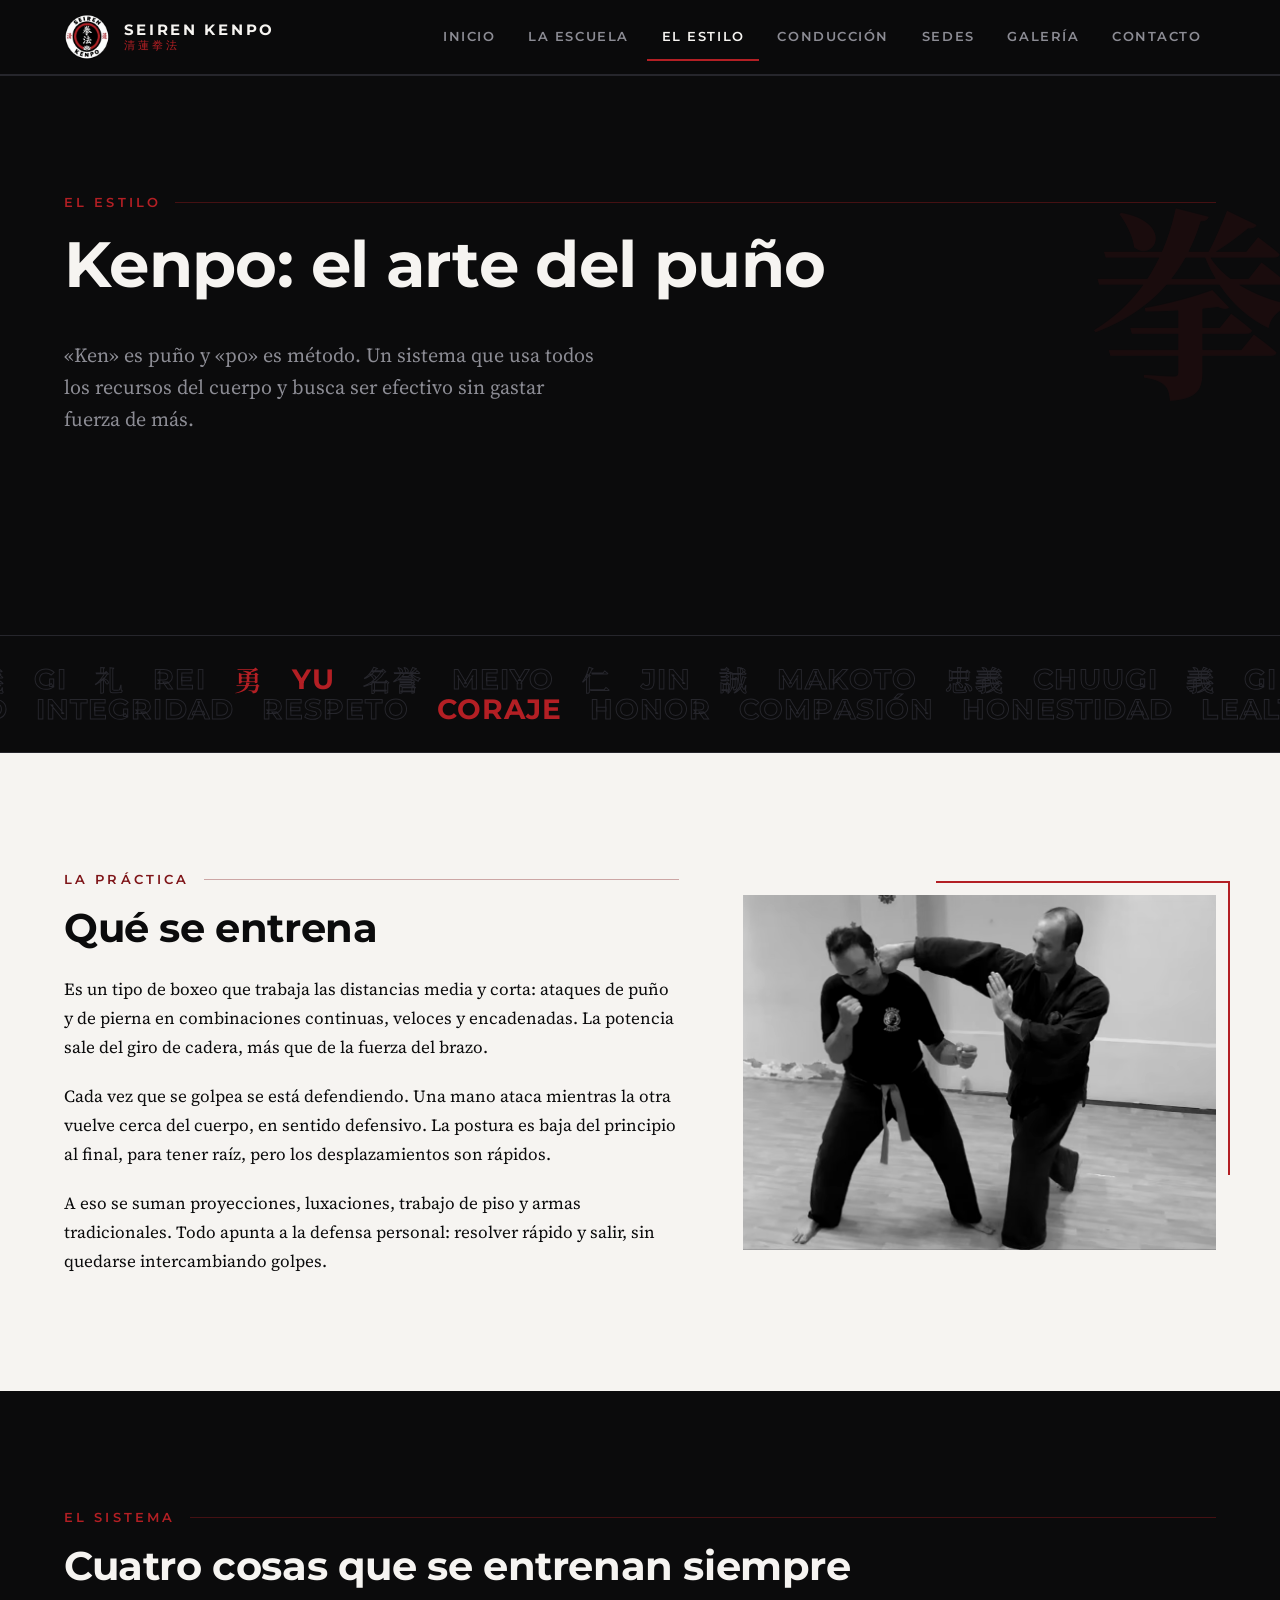
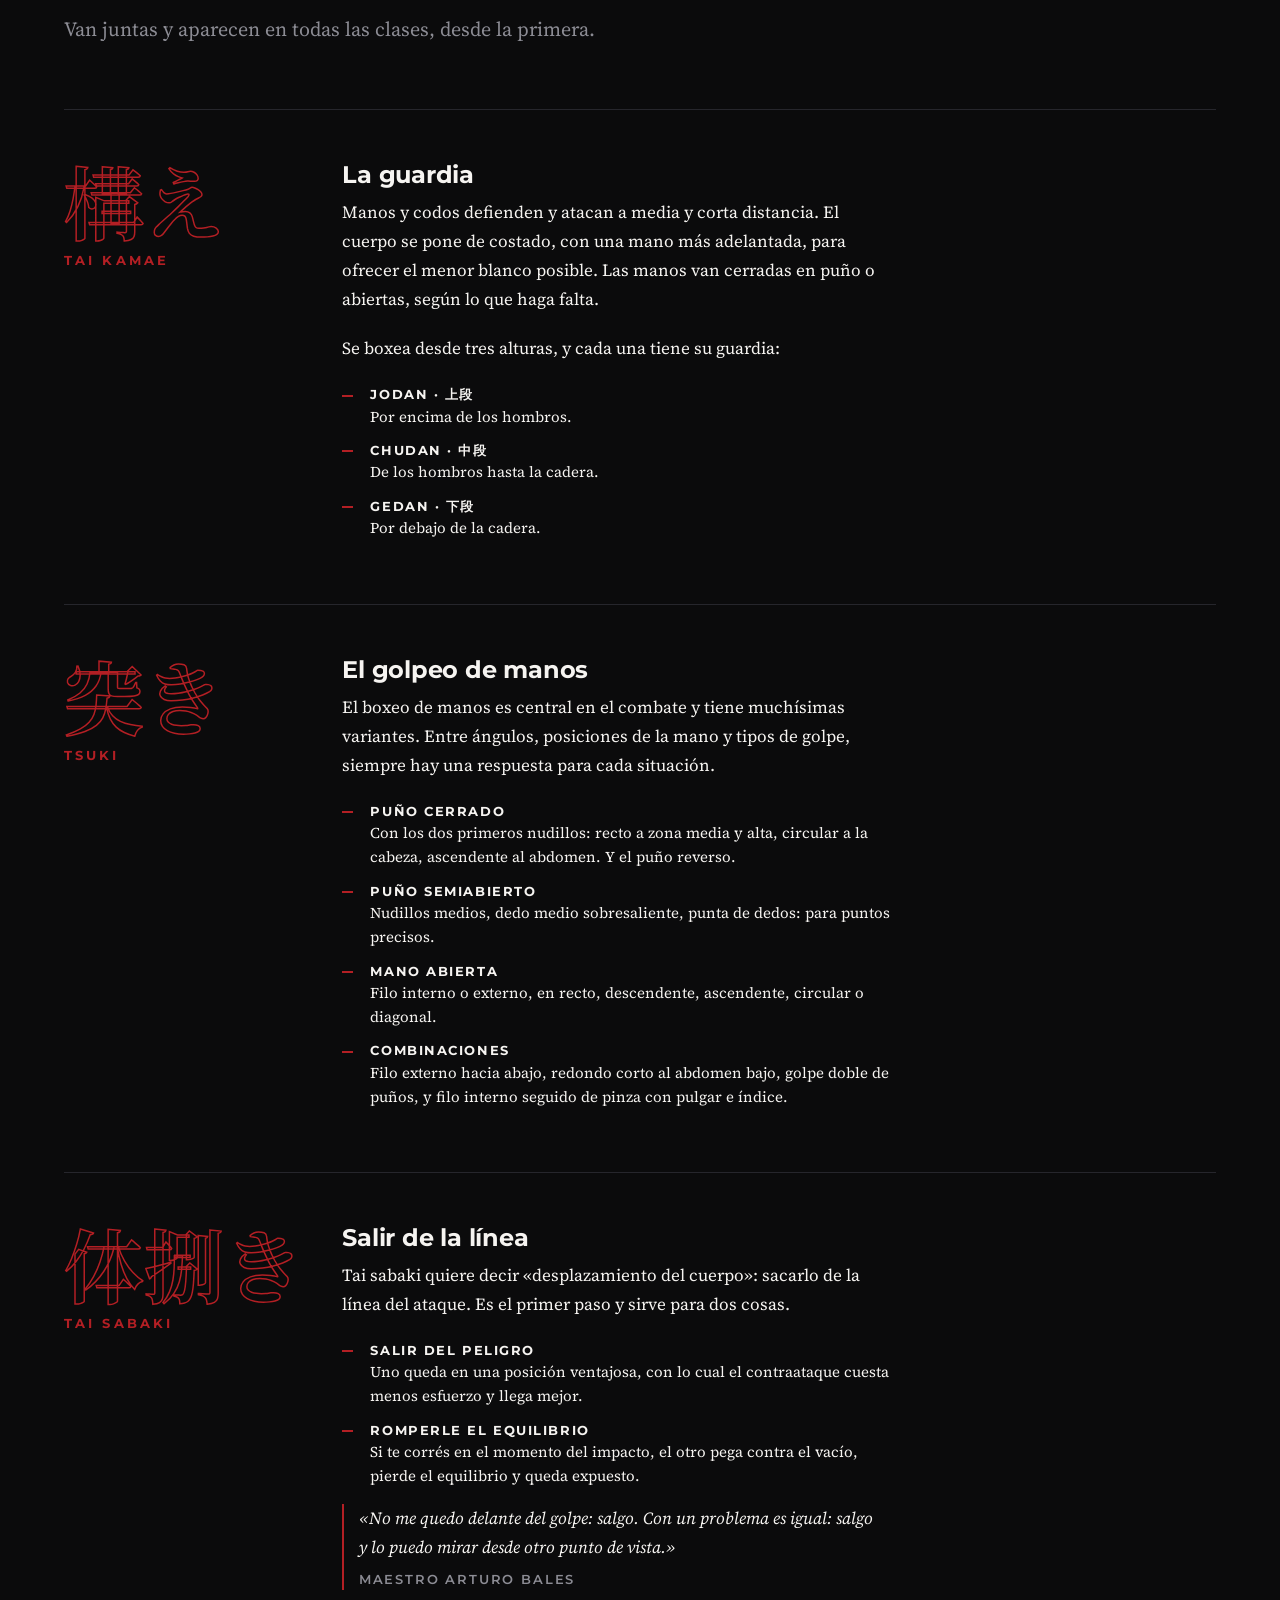
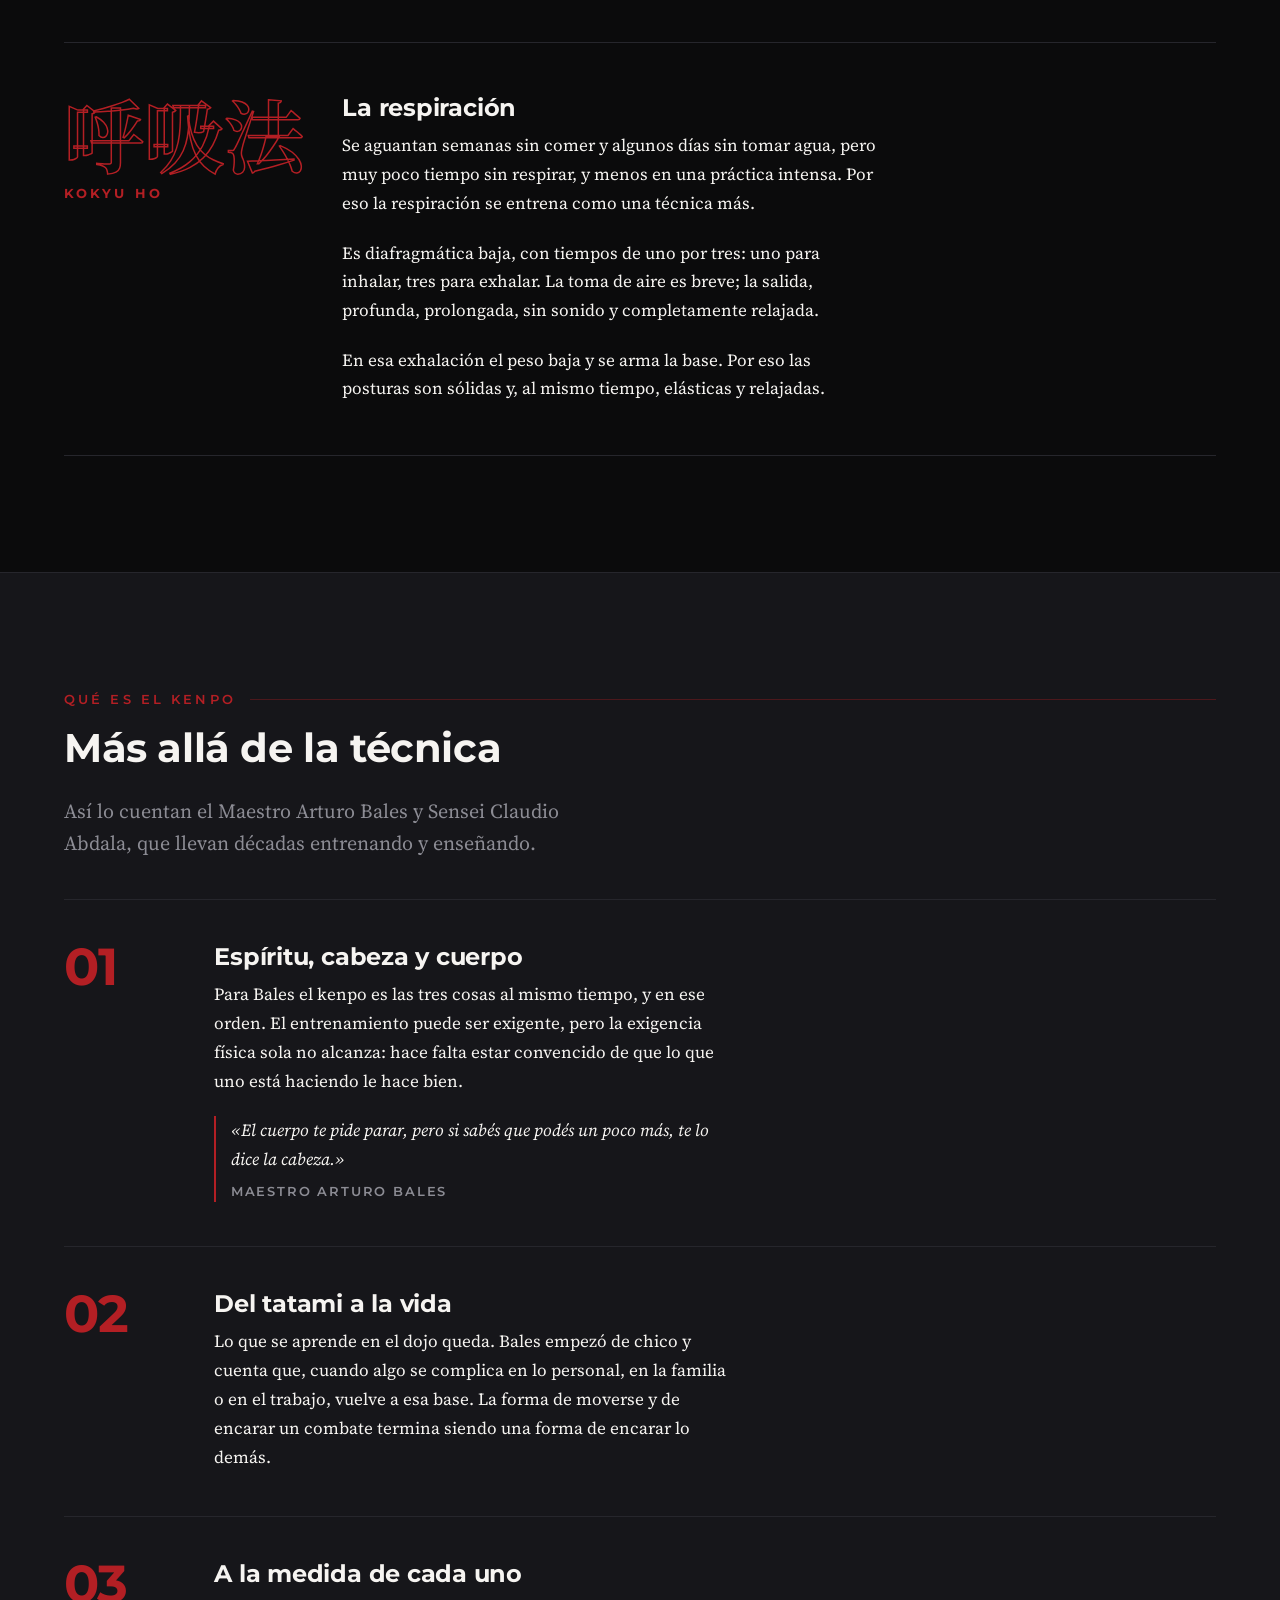
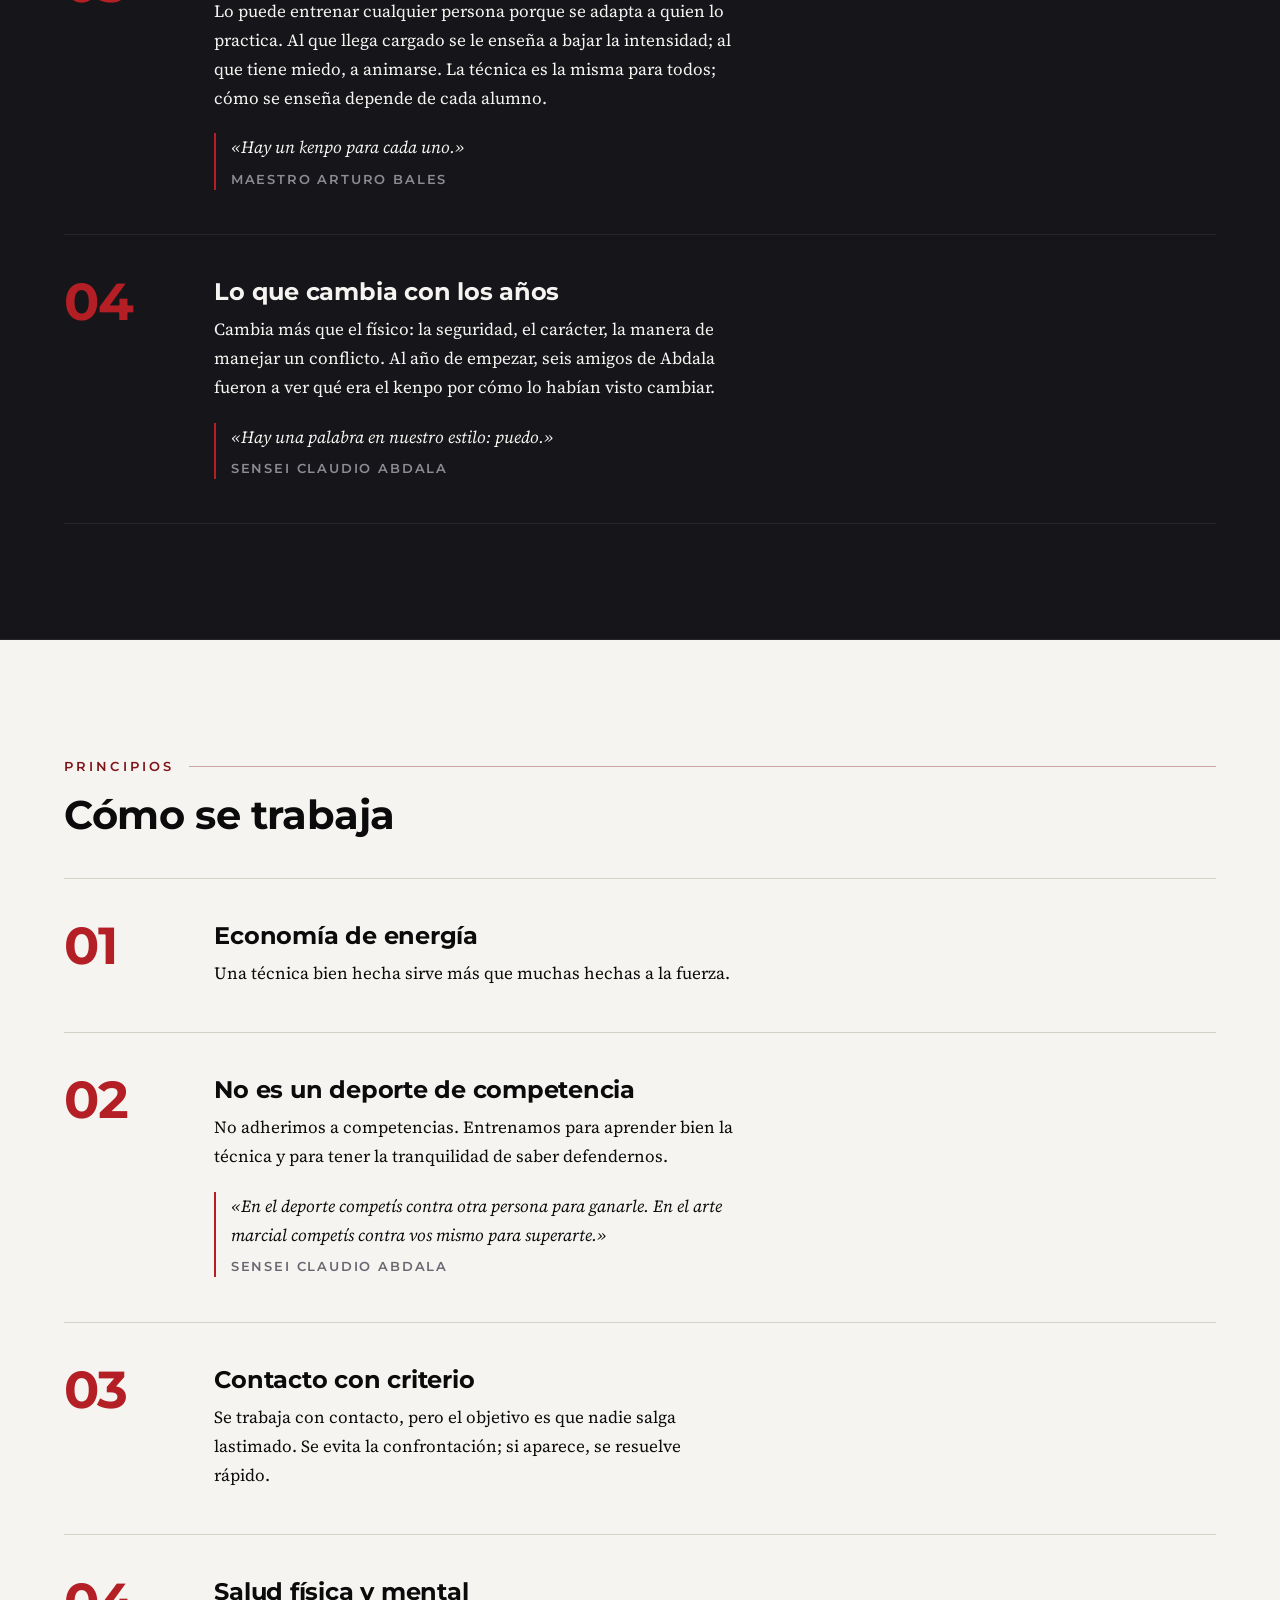
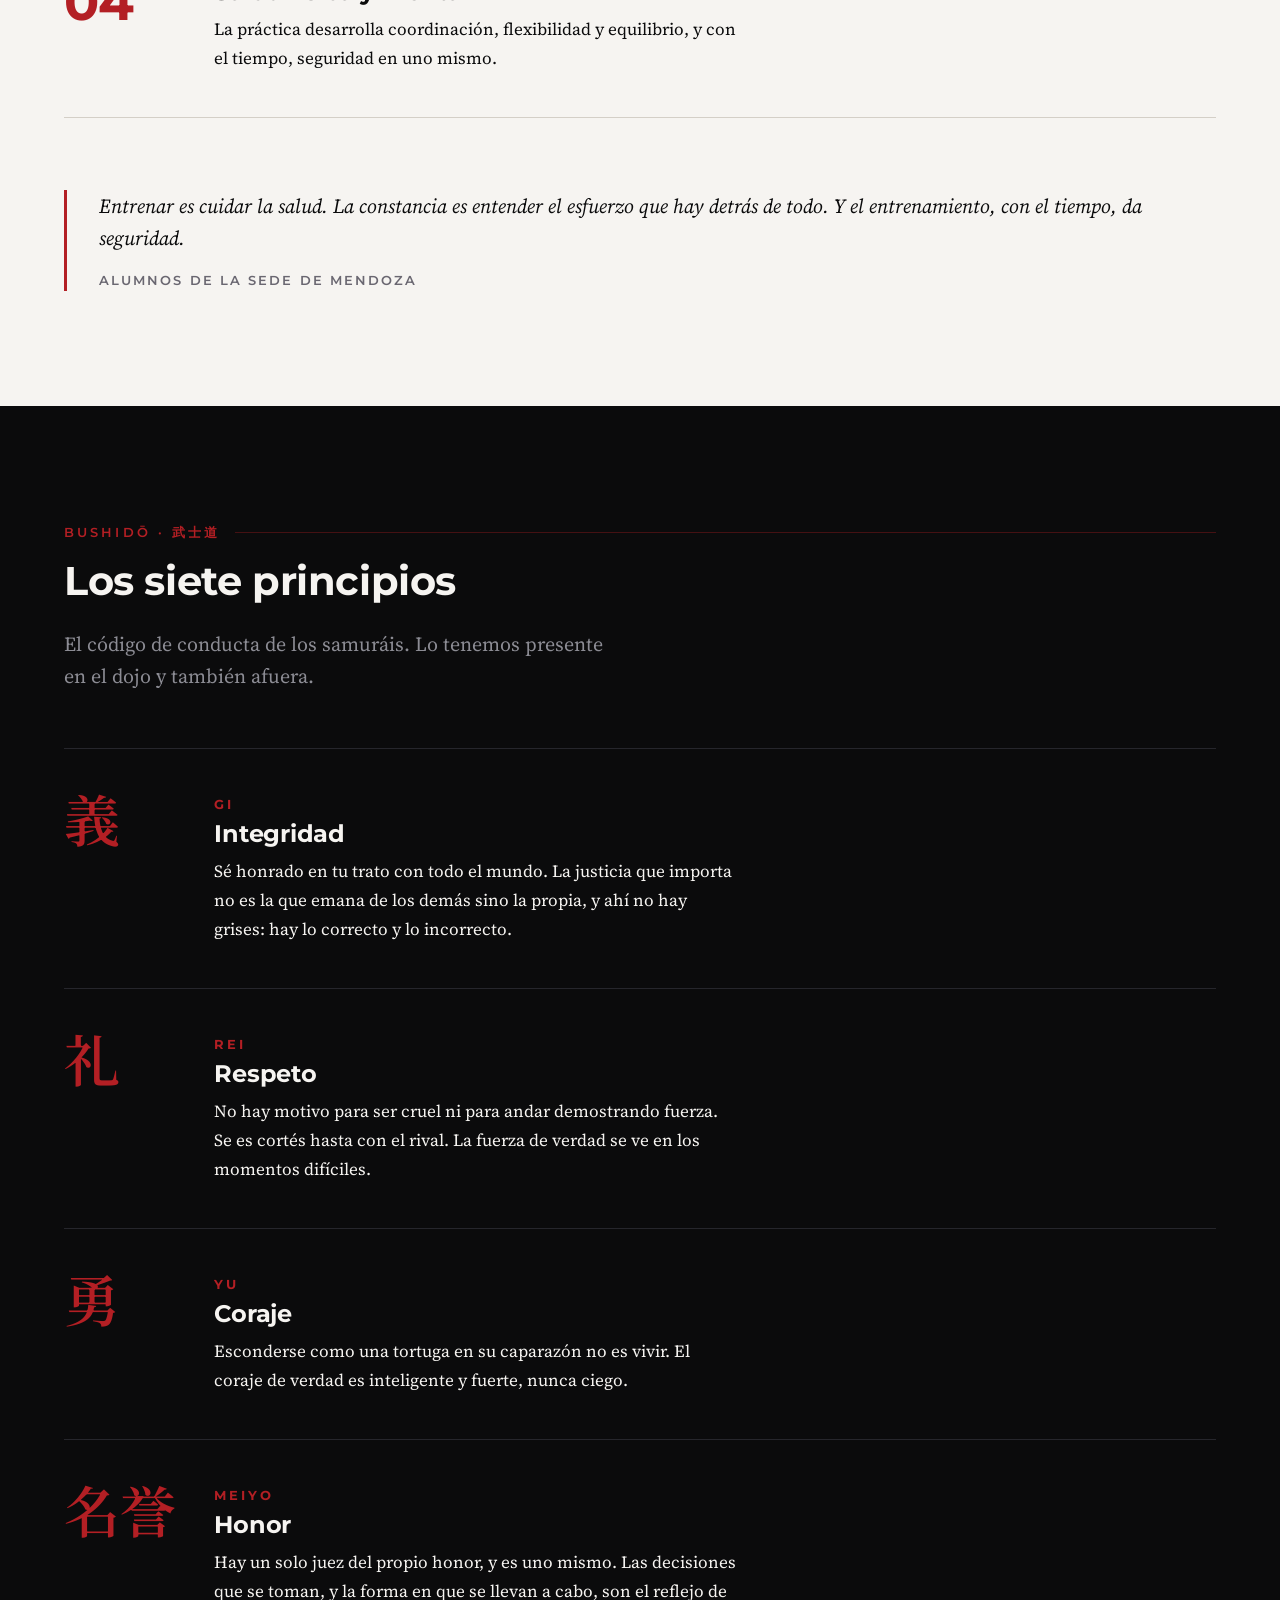
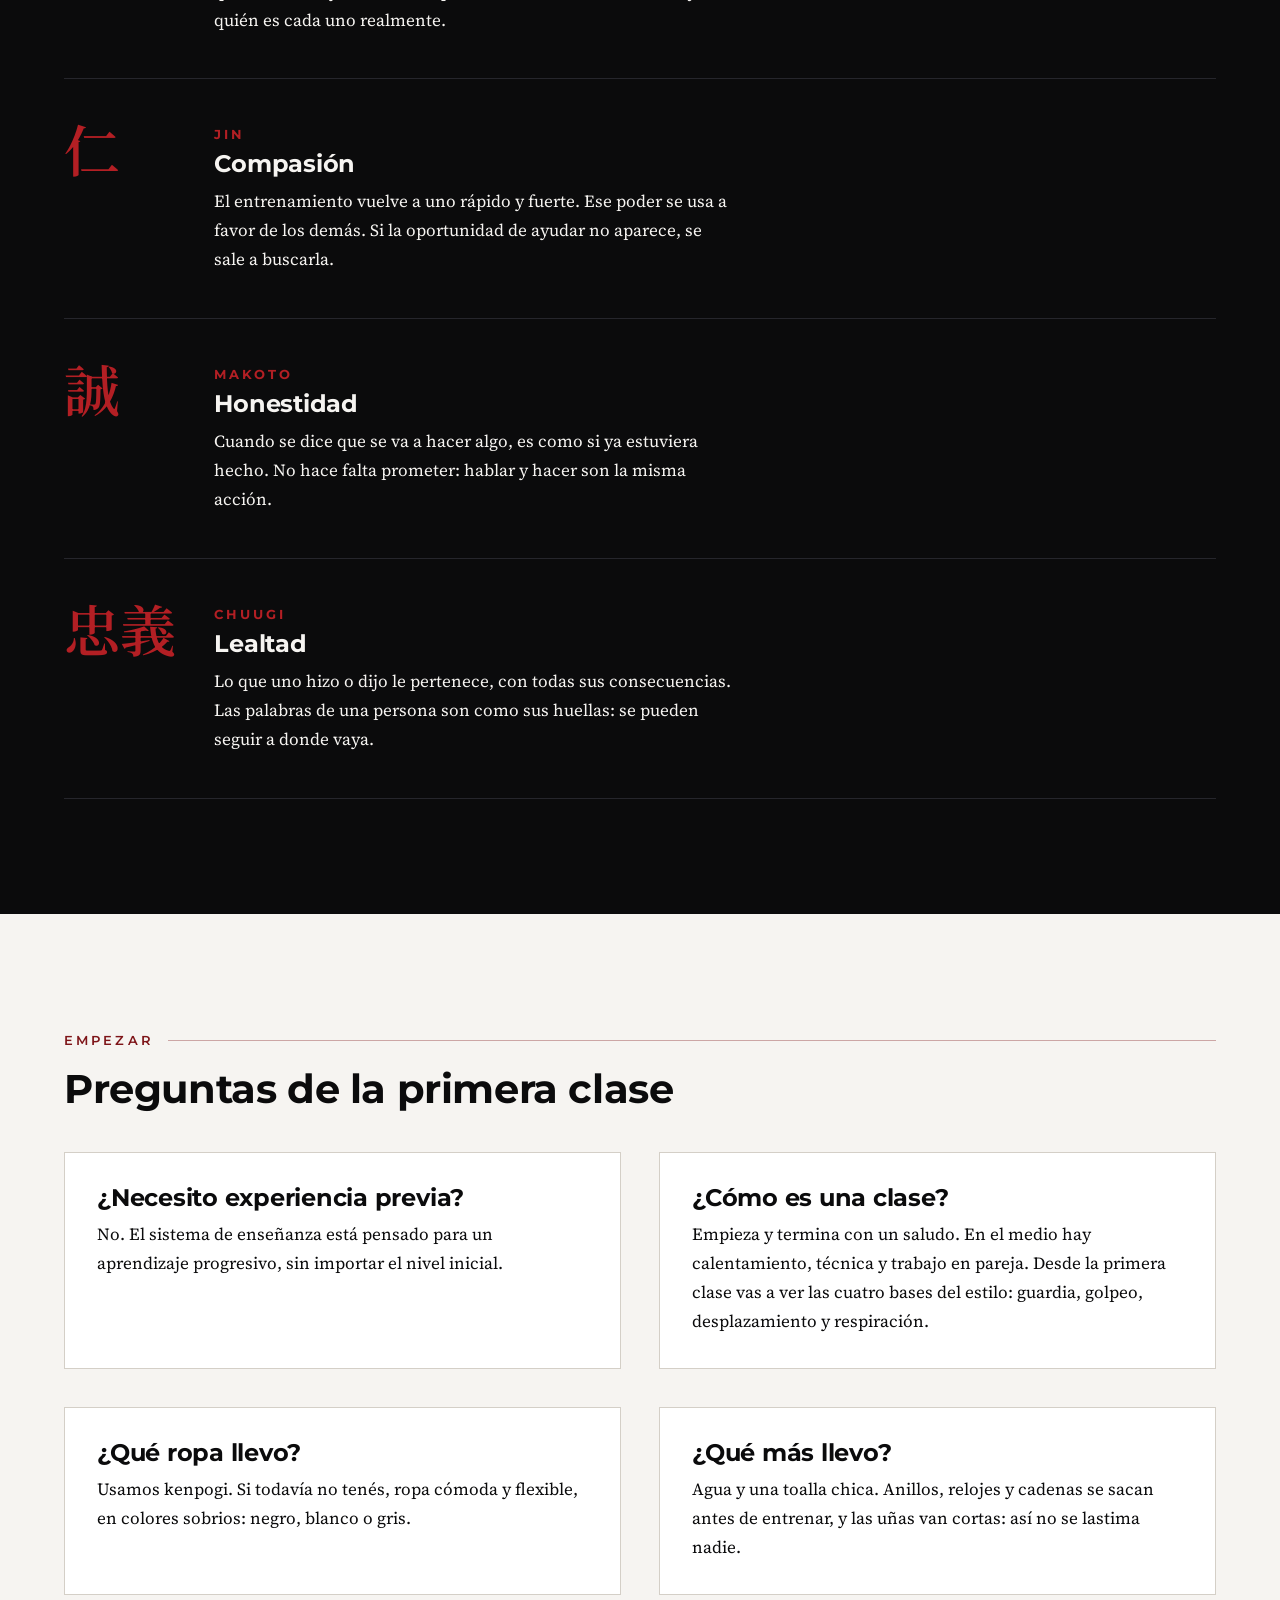
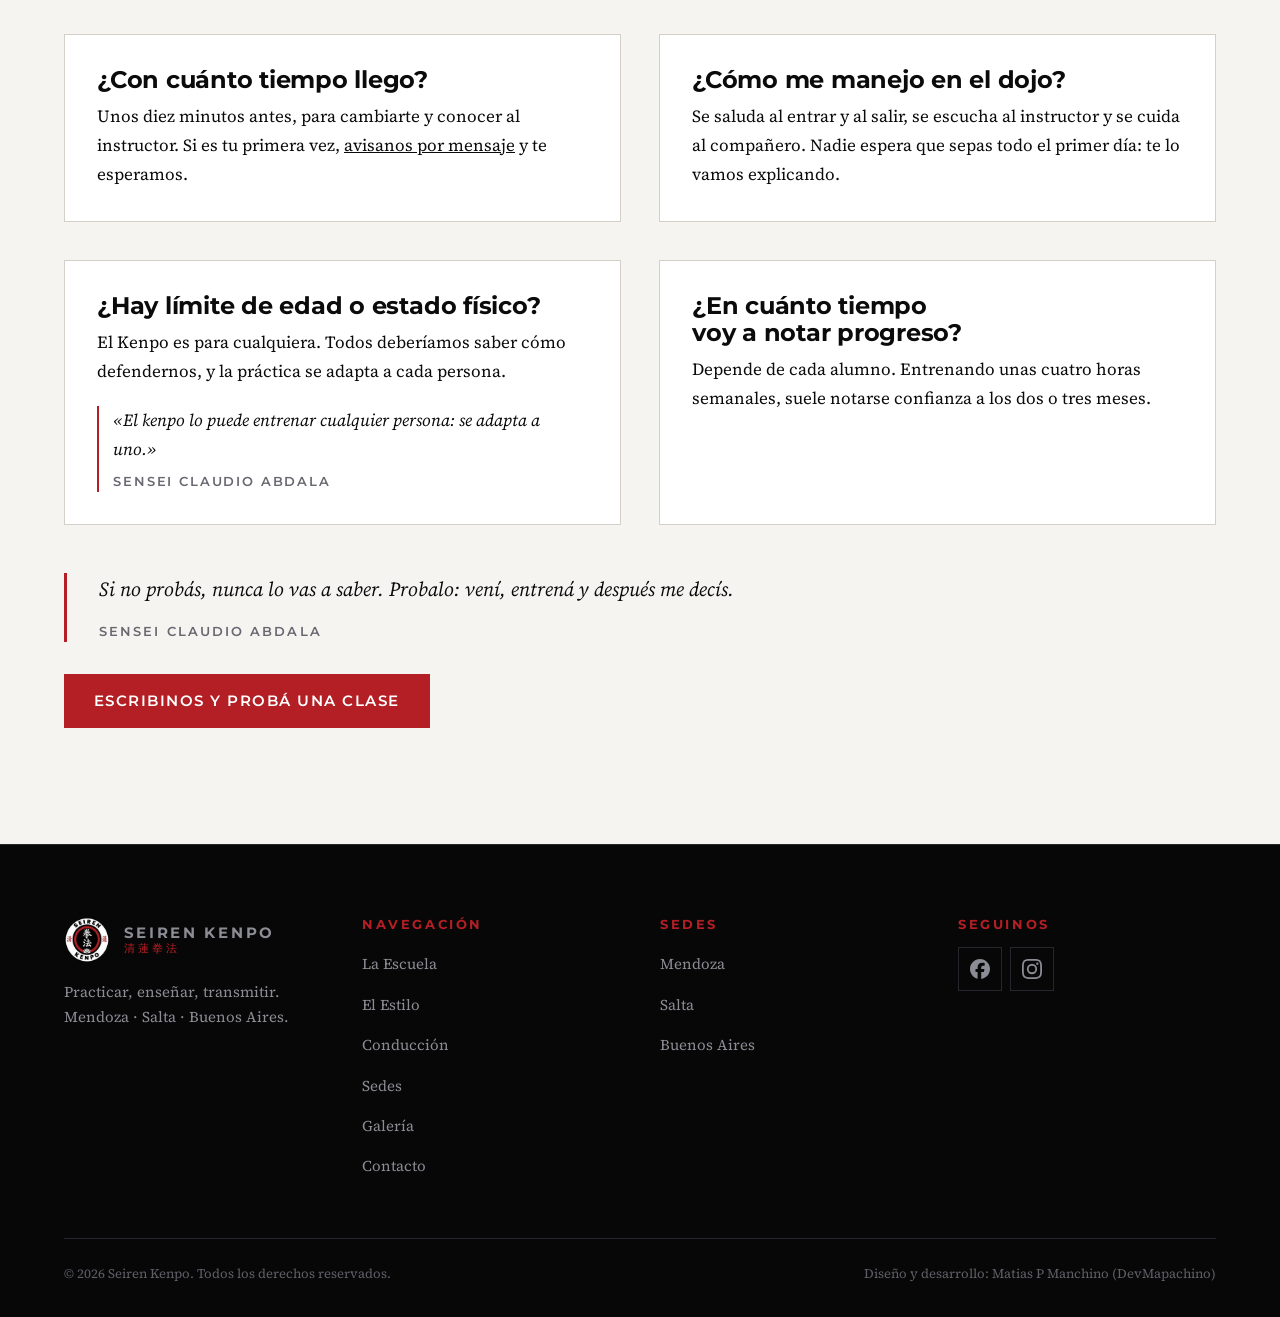
<file: estilo.html>
<!DOCTYPE html>
<html lang="es-AR">
<head>
<!--
  ┌────────────────────────────────────────────────────────────┐
  │   清 蓮 拳 法   ·   SEIREN KENPO                            │
  │   Practicar · Enseñar · Transmitir                          │
  │                                                            │
  │   Desarrollo y diseño                                      │
  │   Manchino, Matías P  ·  DevMapachino                      │
  │   github.com/MatiasManchino                                │
  │                                                            │
  │   Hecho a mano: HTML, CSS y JavaScript nativo.             │
  │   Sin framework, sin constructor de páginas.               │
  │   Más datos en  /humans.txt                                │
  └────────────────────────────────────────────────────────────┘
-->
  <meta charset="UTF-8">
  <meta name="viewport" content="width=device-width, initial-scale=1">

  <title>El Estilo, Kenpo el arte del puño | Seiren Kenpo</title>
  <meta name="description" content="Cómo se entrena el Kenpo: la guardia (tai kamae), el golpeo de manos (tsuki), el desplazamiento fuera de la línea de ataque (tai sabaki) y el sistema de respiración (kokyu ho). Y los siete principios del bushidō.">
  <link rel="canonical" href="https://www.seirenkenpo.com.ar/estilo">

  <meta name="author" content="Matias P Manchino (DevMapachino)">
  <meta name="robots" content="index, follow">
  <link rel="author" href="humans.txt">

  <meta property="og:type" content="website">
  <meta property="og:site_name" content="Seiren Kenpo">
  <meta property="og:locale" content="es_AR">
  <meta property="og:url" content="https://www.seirenkenpo.com.ar/estilo">
  <meta property="og:title" content="El Estilo, Kenpo el arte del puño | Seiren Kenpo">
  <meta property="og:description" content="Cómo se entrena el Kenpo: la guardia (tai kamae), el golpeo de manos (tsuki), el desplazamiento fuera de la línea de ataque (tai sabaki) y el sistema de respiración (kokyu ho). Y los siete principios del bushidō.">
  <meta property="og:image" content="https://www.seirenkenpo.com.ar/assets/img/marca/og-portada.jpg">
  <meta property="og:image:width" content="1200">
  <meta property="og:image:height" content="630">
  <meta name="twitter:card" content="summary_large_image">

  <meta name="theme-color" content="#0B0B0C">
  <link rel="icon" type="image/png" sizes="32x32" href="assets/img/marca/favicon-32.png">
  <link rel="apple-touch-icon" href="assets/img/marca/apple-touch-icon.png">

  <link rel="preconnect" href="https://fonts.googleapis.com">
  <link rel="preconnect" href="https://fonts.gstatic.com" crossorigin>
  <link rel="stylesheet" href="https://fonts.googleapis.com/css2?family=Montserrat:wght@500;600;700&family=Source+Serif+4:ital,opsz,wght@0,8..60,400;0,8..60,600;1,8..60,400&display=swap">
  <link rel="stylesheet" href="https://fonts.googleapis.com/css2?family=Noto+Serif+JP:wght@600;700&text=%E3%81%88%E3%81%8D%E4%B8%83%E4%B8%8A%E4%B8%8B%E4%B8%AD%E4%BA%8C%E4%BB%81%E4%BD%93%E5%85%AD%E5%8B%87%E5%8F%A4%E5%90%8D%E5%90%B8%E5%91%BC%E5%9B%9B%E5%A0%B4%E5%A3%AB%E5%BF%A0%E6%8B%B3%E6%8D%8C%E6%A7%8B%E6%AD%A6%E6%AE%B5%E6%B3%95%E6%B8%85%E7%A4%BC%E7%A8%BD%E7%AA%81%E7%BE%A9%E8%93%AE%E8%AA%89%E8%AA%A0%E9%81%93&display=swap">
  <link rel="stylesheet" href="assets/css/seiren.css">

  <script type="application/ld+json">
{
  "@context": "https://schema.org",
  "@type": "SportsOrganization",
  "name": "Seiren Kenpo",
  "alternateName": "清蓮拳法",
  "description": "Escuela de artes marciales dedicada a la práctica, la enseñanza y la formación. Defensa personal y formación progresiva en Mendoza, Salta y Buenos Aires.",
  "url": "https://www.seirenkenpo.com.ar/",
  "logo": "https://www.seirenkenpo.com.ar/assets/img/marca/emblema-512.png",
  "image": "https://www.seirenkenpo.com.ar/assets/img/marca/og-portada.jpg",
  "sport": "Artes marciales",
  "areaServed": {
    "@type": "Country",
    "name": "Argentina"
  },
  "memberOf": {
    "@type": "Organization",
    "name": "Unión Americana de Kenpo (UAK)"
  },
  "location": [
    {
      "@type": "SportsActivityLocation",
      "name": "Seiren Kenpo, sede Mendoza",
      "address": {
        "@type": "PostalAddress",
        "streetAddress": "Gutiérrez 935",
        "addressLocality": "Godoy Cruz",
        "addressRegion": "Mendoza",
        "addressCountry": "AR"
      }
    }
  ],
  "sameAs": [
    "https://www.facebook.com/seirenkenpo",
    "https://www.instagram.com/seirenkenpo/"
  ]
}
  </script>
</head>
<body>

<a class="saltar" href="#contenido">Saltar al contenido</a>

<header class="cabecera">
  <div class="contenedor cabecera__fila">
    <a class="marca" href="./">
        <picture>
          <source srcset="assets/img/marca/emblema-128.webp" type="image/webp">
          <img src="assets/img/marca/emblema-128.png" alt="" width="46" height="46">
        </picture>
        <span class="marca__texto">Seiren Kenpo<span>清蓮拳法</span></span>
      </a>

    <button class="menu-boton" type="button" aria-expanded="false"
            aria-controls="nav-principal" aria-label="Abrir el menú">
      <span aria-hidden="true"></span><span aria-hidden="true"></span><span aria-hidden="true"></span>
    </button>

    <nav class="nav" id="nav-principal" aria-label="Navegación principal">
      <a href="./">Inicio</a>
      <a href="escuela">La Escuela</a>
      <a href="estilo" aria-current="page">El Estilo</a>
      <a href="conduccion">Conducción</a>
      <a href="sedes">Sedes</a>
      <a href="galeria">Galería</a>
      <a href="contacto">Contacto</a>
    </nav>
  </div>
  <div class="cabecera__avance" aria-hidden="true"></div>
</header>

<main id="contenido">

  <section class="seccion seccion--borde portadilla">
    <!-- humo de incienso: video de Pixabay (https://pixabay.com/es/videos/fumar-columna-de-humo-bucle-de-humo-335197/). Gracias a su autor. -->
    <video class="humo" muted loop playsinline disablepictureinpicture preload="none" poster="assets/video/humo.jpg" aria-hidden="true" tabindex="-1"><source src="assets/video/humo.mp4" type="video/mp4"></video>
    <span class="kanji deriva" data-deriva="0.22" aria-hidden="true">拳</span>
    <div class="contenedor">
      <p class="antetitulo revela">El Estilo</p>
      <h1 class="revela">Kenpo: el arte del puño</h1>
      <p class="bajada revela">
        «Ken» es puño y «po» es método. Un sistema que usa todos los recursos
        del cuerpo y busca ser efectivo sin gastar fuerza de más.
      </p>
    </div>
  </section>

  
  <div class="cinta cinta--doble cinta--densa" aria-hidden="true">
    <div class="cinta__pista"><span class="jp">義</span><span>Gi</span><span class="jp">礼</span><span>Rei</span><span class="marcada jp">勇</span><span class="marcada">Yu</span><span class="jp">名誉</span><span>Meiyo</span><span class="jp">仁</span><span>Jin</span><span class="jp">誠</span><span>Makoto</span><span class="jp">忠義</span><span>Chuugi</span><span class="jp">義</span><span>Gi</span><span class="jp">礼</span><span>Rei</span><span class="marcada jp">勇</span><span class="marcada">Yu</span><span class="jp">名誉</span><span>Meiyo</span><span class="jp">仁</span><span>Jin</span><span class="jp">誠</span><span>Makoto</span><span class="jp">忠義</span><span>Chuugi</span><span class="jp">義</span><span>Gi</span><span class="jp">礼</span><span>Rei</span><span class="marcada jp">勇</span><span class="marcada">Yu</span><span class="jp">名誉</span><span>Meiyo</span><span class="jp">仁</span><span>Jin</span><span class="jp">誠</span><span>Makoto</span><span class="jp">忠義</span><span>Chuugi</span><span class="jp">義</span><span>Gi</span><span class="jp">礼</span><span>Rei</span><span class="marcada jp">勇</span><span class="marcada">Yu</span><span class="jp">名誉</span><span>Meiyo</span><span class="jp">仁</span><span>Jin</span><span class="jp">誠</span><span>Makoto</span><span class="jp">忠義</span><span>Chuugi</span><span class="jp">義</span><span>Gi</span><span class="jp">礼</span><span>Rei</span><span class="marcada jp">勇</span><span class="marcada">Yu</span><span class="jp">名誉</span><span>Meiyo</span><span class="jp">仁</span><span>Jin</span><span class="jp">誠</span><span>Makoto</span><span class="jp">忠義</span><span>Chuugi</span></div><div class="cinta__pista" data-sentido="inverso"><span>Integridad</span><span>Respeto</span><span class="marcada">Coraje</span><span>Honor</span><span>Compasión</span><span>Honestidad</span><span>Lealtad</span><span>Integridad</span><span>Respeto</span><span class="marcada">Coraje</span><span>Honor</span><span>Compasión</span><span>Honestidad</span><span>Lealtad</span><span>Integridad</span><span>Respeto</span><span class="marcada">Coraje</span><span>Honor</span><span>Compasión</span><span>Honestidad</span><span>Lealtad</span><span>Integridad</span><span>Respeto</span><span class="marcada">Coraje</span><span>Honor</span><span>Compasión</span><span>Honestidad</span><span>Lealtad</span><span>Integridad</span><span>Respeto</span><span class="marcada">Coraje</span><span>Honor</span><span>Compasión</span><span>Honestidad</span><span>Lealtad</span></div>
  </div>

  <section class="seccion seccion--papel">
    <div class="contenedor">
      <div class="duo" style="align-items:center">
        <div class="duo__texto revela revela--izq">
          <p class="antetitulo revela">La práctica</p>
          <h2 class="revela">Qué se entrena</h2>
          <p>
            Es un tipo de boxeo que trabaja las distancias media y corta:
            ataques de puño y de pierna en combinaciones continuas, veloces y
            encadenadas. La potencia sale del giro de cadera, más que de la
            fuerza del brazo.
          </p>
          <p>
            Cada vez que se golpea se está defendiendo. Una mano ataca mientras
            la otra vuelve cerca del cuerpo, en sentido defensivo. La postura es
            baja del principio al final, para tener raíz, pero los
            desplazamientos son rápidos.
          </p>
          <p>
            A eso se suman proyecciones, luxaciones, trabajo de piso y armas
            tradicionales. Todo apunta a la defensa personal: resolver rápido y
            salir, sin quedarse intercambiando golpes.
          </p>
        </div>
        <figure class="retrato revela revela--cortina">
          <div class="retrato__marco">
            <picture>
          <source srcset="assets/img/fotos/mend12.avif" type="image/avif">
          <source srcset="assets/img/fotos/mend12.webp" type="image/webp">
          <img src="assets/img/fotos/mend12.jpg" alt="Practicantes trabajando una técnica de defensa en el dojo" loading="lazy" decoding="async" style="aspect-ratio:4/3;object-fit:cover">
        </picture>
          </div>
        </figure>
      </div>
    </div>
  </section>


  <section class="seccion">
    <div class="contenedor">
      <p class="antetitulo revela">El sistema</p>
      <h2 class="revela">Cuatro cosas que se entrenan siempre</h2>
      <p class="bajada revela">
        Van juntas y aparecen en todas las clases, desde la primera.
      </p>

      <ul class="glosario" data-escalonar="2" style="margin-top:clamp(2.5rem,6vw,4rem)">
        <li>
          <div>
            <span class="glosario__jp" aria-hidden="true">構え</span>
            <span class="glosario__ro">Tai Kamae</span>
          </div>
          <div>
            <h3>La guardia</h3>
            <p>
              Manos y codos defienden y atacan a media y corta distancia. El
              cuerpo se pone de costado, con una mano más adelantada, para
              ofrecer el menor blanco posible. Las manos van cerradas en puño o
              abiertas, según lo que haga falta.
            </p>
            <p>Se boxea desde tres alturas, y cada una tiene su guardia:</p>
            <ul class="glosario__detalle">
              <li><strong>Jodan · 上段</strong> Por encima de los hombros.</li>
              <li><strong>Chudan · 中段</strong> De los hombros hasta la cadera.</li>
              <li><strong>Gedan · 下段</strong> Por debajo de la cadera.</li>
            </ul>
          </div>
        </li>

        <li>
          <div>
            <span class="glosario__jp" aria-hidden="true">突き</span>
            <span class="glosario__ro">Tsuki</span>
          </div>
          <div>
            <h3>El golpeo de manos</h3>
            <p>
              El boxeo de manos es central en el combate y tiene muchísimas
              variantes. Entre ángulos, posiciones de la mano y tipos de golpe,
              siempre hay una respuesta para cada situación.
            </p>
            <ul class="glosario__detalle">
              <li><strong>Puño cerrado</strong> Con los dos primeros nudillos:
                recto a zona media y alta, circular a la cabeza, ascendente al
                abdomen. Y el puño reverso.</li>
              <li><strong>Puño semiabierto</strong> Nudillos medios, dedo medio
                sobresaliente, punta de dedos: para puntos precisos.</li>
              <li><strong>Mano abierta</strong> Filo interno o externo, en
                recto, descendente, ascendente, circular o diagonal.</li>
              <li><strong>Combinaciones</strong> Filo externo hacia abajo,
                redondo corto al abdomen bajo, golpe doble de puños, y filo
                interno seguido de pinza con pulgar e índice.</li>
            </ul>
          </div>
        </li>

        <li>
          <div>
            <span class="glosario__jp" aria-hidden="true">体捌き</span>
            <span class="glosario__ro">Tai Sabaki</span>
          </div>
          <div>
            <h3>Salir de la línea</h3>
            <p>
              Tai sabaki quiere decir «desplazamiento del cuerpo»: sacarlo de la
              línea del ataque. Es el primer paso y sirve para dos cosas.
            </p>
            <ul class="glosario__detalle">
              <li><strong>Salir del peligro</strong> Uno queda en una posición
                ventajosa, con lo cual el contraataque cuesta menos esfuerzo y
                llega mejor.</li>
              <li><strong>Romperle el equilibrio</strong> Si te corrés en el momento
                del impacto, el otro pega contra el vacío, pierde el equilibrio y
                queda expuesto.</li>
            </ul>
            <p class="dicho">«No me quedo delante del golpe: salgo. Con un problema
              es igual: salgo y lo puedo mirar desde otro punto de vista.»
              <cite>Maestro Arturo Bales</cite></p>
          </div>
        </li>

        <li>
          <div>
            <span class="glosario__jp" aria-hidden="true">呼吸法</span>
            <span class="glosario__ro">Kokyu Ho</span>
          </div>
          <div>
            <h3>La respiración</h3>
            <p>
              Se aguantan semanas sin comer y algunos días sin tomar agua, pero muy
              poco tiempo sin respirar, y menos en una práctica intensa. Por eso la respiración se entrena como una
              técnica más.
            </p>
            <p>
              Es diafragmática baja, con tiempos de uno por tres: uno para
              inhalar, tres para exhalar. La toma de aire es breve; la salida,
              profunda, prolongada, sin sonido y completamente relajada.
            </p>
            <p>
              En esa exhalación el peso baja y se arma la base. Por eso las
              posturas son sólidas y, al mismo tiempo, elásticas y relajadas.
            </p>
          </div>
        </li>
      </ul>
    </div>
  </section>

  <section class="seccion voces" id="que-es">
    <div class="contenedor">
      <p class="antetitulo revela">Qué es el Kenpo</p>
      <h2 class="revela">Más allá de la técnica</h2>
      <p class="bajada revela">
        Así lo cuentan el Maestro Arturo Bales y Sensei Claudio Abdala, que
        llevan décadas entrenando y enseñando.
      </p>

      <ol class="numerada" data-escalonar style="margin-top:2.5rem">
        <li>
          <div>
            <h3>Espíritu, cabeza y cuerpo</h3>
            <p>Para Bales el kenpo es las tres cosas al mismo tiempo, y en ese
               orden. El entrenamiento puede ser exigente, pero la exigencia
               física sola no alcanza: hace falta estar convencido de que lo que
               uno está haciendo le hace bien.</p>
            <p class="dicho">«El cuerpo te pide parar, pero si sabés que podés un
              poco más, te lo dice la cabeza.» <cite>Maestro Arturo Bales</cite></p>
          </div>
        </li>
        <li>
          <div>
            <h3>Del tatami a la vida</h3>
            <p>Lo que se aprende en el dojo queda. Bales empezó de chico y cuenta
               que, cuando algo se complica en lo personal, en la familia o en el
               trabajo, vuelve a esa base. La forma de moverse y de encarar un
               combate termina siendo una forma de encarar lo demás.</p>
          </div>
        </li>
        <li>
          <div>
            <h3>A la medida de cada uno</h3>
            <p>Lo puede entrenar cualquier persona porque se adapta a quien lo
               practica. Al que llega cargado se le enseña a bajar la intensidad;
               al que tiene miedo, a animarse. La técnica es la misma para todos;
               cómo se enseña depende de cada alumno.</p>
            <p class="dicho">«Hay un kenpo para cada uno.» <cite>Maestro Arturo Bales</cite></p>
          </div>
        </li>
        <li>
          <div>
            <h3>Lo que cambia con los años</h3>
            <p>Cambia más que el físico: la seguridad, el carácter, la manera de
               manejar un conflicto. Al año de empezar, seis amigos de Abdala
               fueron a ver qué era el kenpo por cómo lo habían visto cambiar.</p>
            <p class="dicho">«Hay una palabra en nuestro estilo: puedo.» <cite>Sensei Claudio Abdala</cite></p>
          </div>
        </li>
      </ol>
    </div>
  </section>

  <section class="seccion seccion--papel">
    <div class="contenedor">
      <p class="antetitulo revela">Principios</p>
      <h2 class="revela">Cómo se trabaja</h2>

      <ol class="numerada" data-escalonar style="margin-top:2.5rem">
        <li>
          <div>
            <h3>Economía de energía</h3>
            <p>Una técnica bien hecha sirve más que muchas hechas a la
               fuerza.</p>
          </div>
        </li>
        <li>
          <div>
            <h3>No es un deporte de competencia</h3>
            <p>No adherimos a competencias. Entrenamos para aprender bien la
               técnica y para tener la tranquilidad de saber defendernos.</p>
            <p class="dicho">«En el deporte competís contra otra persona para
              ganarle. En el arte marcial competís contra vos mismo para superarte.»
              <cite>Sensei Claudio Abdala</cite></p>
          </div>
        </li>
        <li>
          <div>
            <h3>Contacto con criterio</h3>
            <p>Se trabaja con contacto, pero el objetivo es que nadie salga
               lastimado. Se evita la confrontación; si aparece, se resuelve rápido.</p>
          </div>
        </li>
        <li>
          <div>
            <h3>Salud física y mental</h3>
            <p>La práctica desarrolla coordinación, flexibilidad y equilibrio, y
               con el tiempo, seguridad en uno mismo.</p>
          </div>
        </li>
      </ol>

      <blockquote class="cita revela revela--izq" style="margin:clamp(3rem,6vw,4.5rem) 0 0">
        Entrenar es cuidar la salud. La constancia es entender el esfuerzo que
        hay detrás de todo. Y el entrenamiento, con el tiempo, da seguridad.
        <cite>Alumnos de la sede de Mendoza</cite>
      </blockquote>
    </div>
  </section>


  <section class="seccion">
    <span class="kanji deriva" data-deriva="0.2" aria-hidden="true" style="left:-4%;top:6%">武</span>
    <div class="contenedor">
      <p class="antetitulo revela">Bushidō · 武士道</p>
      <h2 class="revela">Los siete principios</h2>
      <p class="bajada revela">
        El código de conducta de los samuráis. Lo tenemos presente en el dojo
        y también afuera.
      </p>

      <ol class="numerada numerada--kanji" data-escalonar="3" style="margin-top:clamp(2.5rem,6vw,3.5rem)">
        <li data-jp="義">
          <div>
            <span class="numerada__ro">Gi</span>
            <h3>Integridad</h3>
            <p>Sé honrado en tu trato con todo el mundo. La justicia que importa
               no es la que emana de los demás sino la propia, y ahí no hay
               grises: hay lo correcto y lo incorrecto.</p>
          </div>
        </li>
        <li data-jp="礼">
          <div>
            <span class="numerada__ro">Rei</span>
            <h3>Respeto</h3>
            <p>No hay motivo para ser cruel ni para andar demostrando fuerza. Se es
               cortés hasta con el rival. La fuerza de verdad se ve en los
               momentos difíciles.</p>
          </div>
        </li>
        <li data-jp="勇">
          <div>
            <span class="numerada__ro">Yu</span>
            <h3>Coraje</h3>
            <p>Esconderse como una tortuga en su caparazón no es vivir. El coraje
               de verdad es inteligente y fuerte, nunca ciego.</p>
          </div>
        </li>
        <li data-jp="名誉">
          <div>
            <span class="numerada__ro">Meiyo</span>
            <h3>Honor</h3>
            <p>Hay un solo juez del propio honor, y es uno mismo. Las decisiones
               que se toman, y la forma en que se llevan a cabo, son el reflejo
               de quién es cada uno realmente.</p>
          </div>
        </li>
        <li data-jp="仁">
          <div>
            <span class="numerada__ro">Jin</span>
            <h3>Compasión</h3>
            <p>El entrenamiento vuelve a uno rápido y fuerte. Ese poder se usa a
               favor de los demás. Si la oportunidad de ayudar no aparece, se
               sale a buscarla.</p>
          </div>
        </li>
        <li data-jp="誠">
          <div>
            <span class="numerada__ro">Makoto</span>
            <h3>Honestidad</h3>
            <p>Cuando se dice que se va a hacer algo, es como si ya estuviera
               hecho. No hace falta prometer: hablar y hacer son la misma
               acción.</p>
          </div>
        </li>
        <li data-jp="忠義">
          <div>
            <span class="numerada__ro">Chuugi</span>
            <h3>Lealtad</h3>
            <p>Lo que uno hizo o dijo le pertenece, con todas sus consecuencias.
               Las palabras de una persona son como sus huellas: se pueden
               seguir a donde vaya.</p>
          </div>
        </li>
      </ol>
    </div>
  </section>

  <section class="seccion seccion--papel" id="primera-clase">
    <div class="contenedor">
      <p class="antetitulo revela">Empezar</p>
      <h2 class="revela">Preguntas de la primera clase</h2>

      <div class="rejilla rejilla--2 preguntas" data-escalonar style="margin-top:2.5rem">
        <article class="ficha">
          <h3>¿Necesito experiencia previa?</h3>
          <p>No. El sistema de enseñanza está pensado para un aprendizaje
             progresivo, sin importar el nivel inicial.</p>
        </article>
        <article class="ficha">
          <h3>¿Cómo es una clase?</h3>
          <p>Empieza y termina con un saludo. En el medio hay calentamiento,
             técnica y trabajo en pareja. Desde la primera clase vas a ver las
             cuatro bases del estilo: guardia, golpeo, desplazamiento y respiración.</p>
        </article>
        <article class="ficha">
          <h3>¿Qué ropa llevo?</h3>
          <p>Usamos kenpogi. Si todavía no tenés, ropa cómoda y flexible, en
             colores sobrios: negro, blanco o gris.</p>
        </article>
        <article class="ficha">
          <h3>¿Qué más llevo?</h3>
          <p>Agua y una toalla chica. Anillos, relojes y cadenas se sacan antes
             de entrenar, y las uñas van cortas: así no se lastima nadie.</p>
        </article>
        <article class="ficha">
          <h3>¿Con cuánto tiempo llego?</h3>
          <p>Unos diez minutos antes, para cambiarte y conocer al instructor. Si
             es tu primera vez, <a href="contacto">avisanos por mensaje</a> y te esperamos.</p>
        </article>
        <article class="ficha">
          <h3>¿Cómo me manejo en el dojo?</h3>
          <p>Se saluda al entrar y al salir, se escucha al instructor y se cuida
             al compañero. Nadie espera que sepas todo el primer día: te lo vamos
             explicando.</p>
        </article>
        <article class="ficha">
          <h3>¿Hay límite de edad o estado físico?</h3>
          <p>El Kenpo es para cualquiera. Todos deberíamos saber cómo
             defendernos, y la práctica se adapta a cada persona.</p>
          <p class="dicho">«El kenpo lo puede entrenar cualquier persona: se
            adapta a uno.» <cite>Sensei Claudio Abdala</cite></p>
        </article>
        <article class="ficha">
          <h3>¿En cuánto tiempo voy a notar progreso?</h3>
          <p>Depende de cada alumno. Entrenando unas cuatro horas semanales,
             suele notarse confianza a los dos o tres meses.</p>
        </article>
      </div>

      <blockquote class="cita" style="margin:3rem 0 0">
        Si no probás, nunca lo vas a saber. Probalo: vení, entrená y después me decís.
        <cite>Sensei Claudio Abdala</cite>
      </blockquote>
      <p style="margin-top:2rem">
        <a class="boton" href="contacto">Escribinos y probá una clase</a>
      </p>
    </div>
  </section>
</main>

<footer class="pie">
  <div class="contenedor">
    <div class="pie__fila">
      <div>
        <a class="marca" href="./">
        <picture>
          <source srcset="assets/img/marca/emblema-128.webp" type="image/webp">
          <img src="assets/img/marca/emblema-128.png" alt="" width="46" height="46">
        </picture>
        <span class="marca__texto">Seiren Kenpo<span>清蓮拳法</span></span>
      </a>
        <p style="color:var(--humo);max-width:30ch;margin-top:1rem">
          Practicar, enseñar, transmitir.<br>Mendoza · Salta · Buenos Aires.
        </p>
      </div>

      <div>
        <h4>Navegación</h4>
        <ul>
          <li><a href="escuela">La Escuela</a></li>
          <li><a href="estilo">El Estilo</a></li>
          <li><a href="conduccion">Conducción</a></li>
          <li><a href="sedes">Sedes</a></li>
          <li><a href="galeria">Galería</a></li>
          <li><a href="contacto">Contacto</a></li>
        </ul>
      </div>

      <div>
        <h4>Sedes</h4>
        <ul>
          <li><a href="sedes#mendoza">Mendoza</a></li>
          <li><a href="sedes#salta">Salta</a></li>
          <li><a href="sedes#buenos-aires">Buenos Aires</a></li>
        </ul>
      </div>

      <div>
        <h4>Seguinos</h4>
        <div class="redes">
          <a href="https://www.facebook.com/seirenkenpo" target="_blank" rel="noopener noreferrer" aria-label="Seiren Kenpo en Facebook"><svg viewBox="0 0 24 24" aria-hidden="true"><title>Facebook</title><path d="M9.101 23.691v-7.98H6.627v-3.667h2.474v-1.58c0-4.085 1.848-5.978 5.858-5.978.401 0 .955.042 1.468.103a8.68 8.68 0 0 1 1.141.195v3.325a8.623 8.623 0 0 0-.653-.036 26.805 26.805 0 0 0-.733-.009c-.707 0-1.259.096-1.675.309a1.686 1.686 0 0 0-.679.622c-.258.42-.374.995-.374 1.752v1.297h3.919l-.386 2.103-.287 1.564h-3.246v8.245C19.396 23.238 24 18.179 24 12.044c0-6.627-5.373-12-12-12s-12 5.373-12 12c0 5.628 3.874 10.35 9.101 11.647Z"/></svg></a>
          <a href="https://www.instagram.com/seirenkenpo/" target="_blank" rel="noopener noreferrer" aria-label="Seiren Kenpo en Instagram"><svg viewBox="0 0 24 24" aria-hidden="true"><title>Instagram</title><path d="M12 2.163c3.204 0 3.584.012 4.85.07 3.252.148 4.771 1.691 4.919 4.919.058 1.265.069 1.645.069 4.849 0 3.205-.012 3.584-.069 4.849-.149 3.225-1.664 4.771-4.919 4.919-1.266.058-1.644.07-4.85.07-3.204 0-3.584-.012-4.849-.07-3.26-.149-4.771-1.699-4.919-4.92-.058-1.265-.07-1.644-.07-4.849 0-3.204.013-3.583.07-4.849.149-3.227 1.664-4.771 4.919-4.919 1.266-.057 1.645-.069 4.849-.069ZM12 0C8.741 0 8.333.014 7.053.072 2.695.272.273 2.69.073 7.052.014 8.333 0 8.741 0 12c0 3.259.014 3.668.072 4.948.2 4.358 2.618 6.78 6.98 6.98C8.333 23.986 8.741 24 12 24c3.259 0 3.668-.014 4.948-.072 4.354-.2 6.782-2.618 6.979-6.98.059-1.28.073-1.689.073-4.948 0-3.259-.014-3.667-.072-4.947-.196-4.354-2.617-6.78-6.979-6.98C15.668.014 15.259 0 12 0Zm0 5.838a6.162 6.162 0 1 0 0 12.324 6.162 6.162 0 0 0 0-12.324ZM12 16a4 4 0 1 1 0-8 4 4 0 0 1 0 8Zm6.406-11.845a1.44 1.44 0 1 0 0 2.881 1.44 1.44 0 0 0 0-2.881Z"/></svg></a>
        </div>
      </div>
    </div>

    <div class="pie__legal">
      <p style="margin:0">© <span data-anio>2026</span> Seiren Kenpo. Todos los derechos reservados.</p>
      <p style="margin:0">Diseño y desarrollo: Matias P Manchino (DevMapachino)</p>
    </div>
  </div>
</footer>

<script src="assets/js/seiren.js" defer></script>
</body>
</html>
</file>
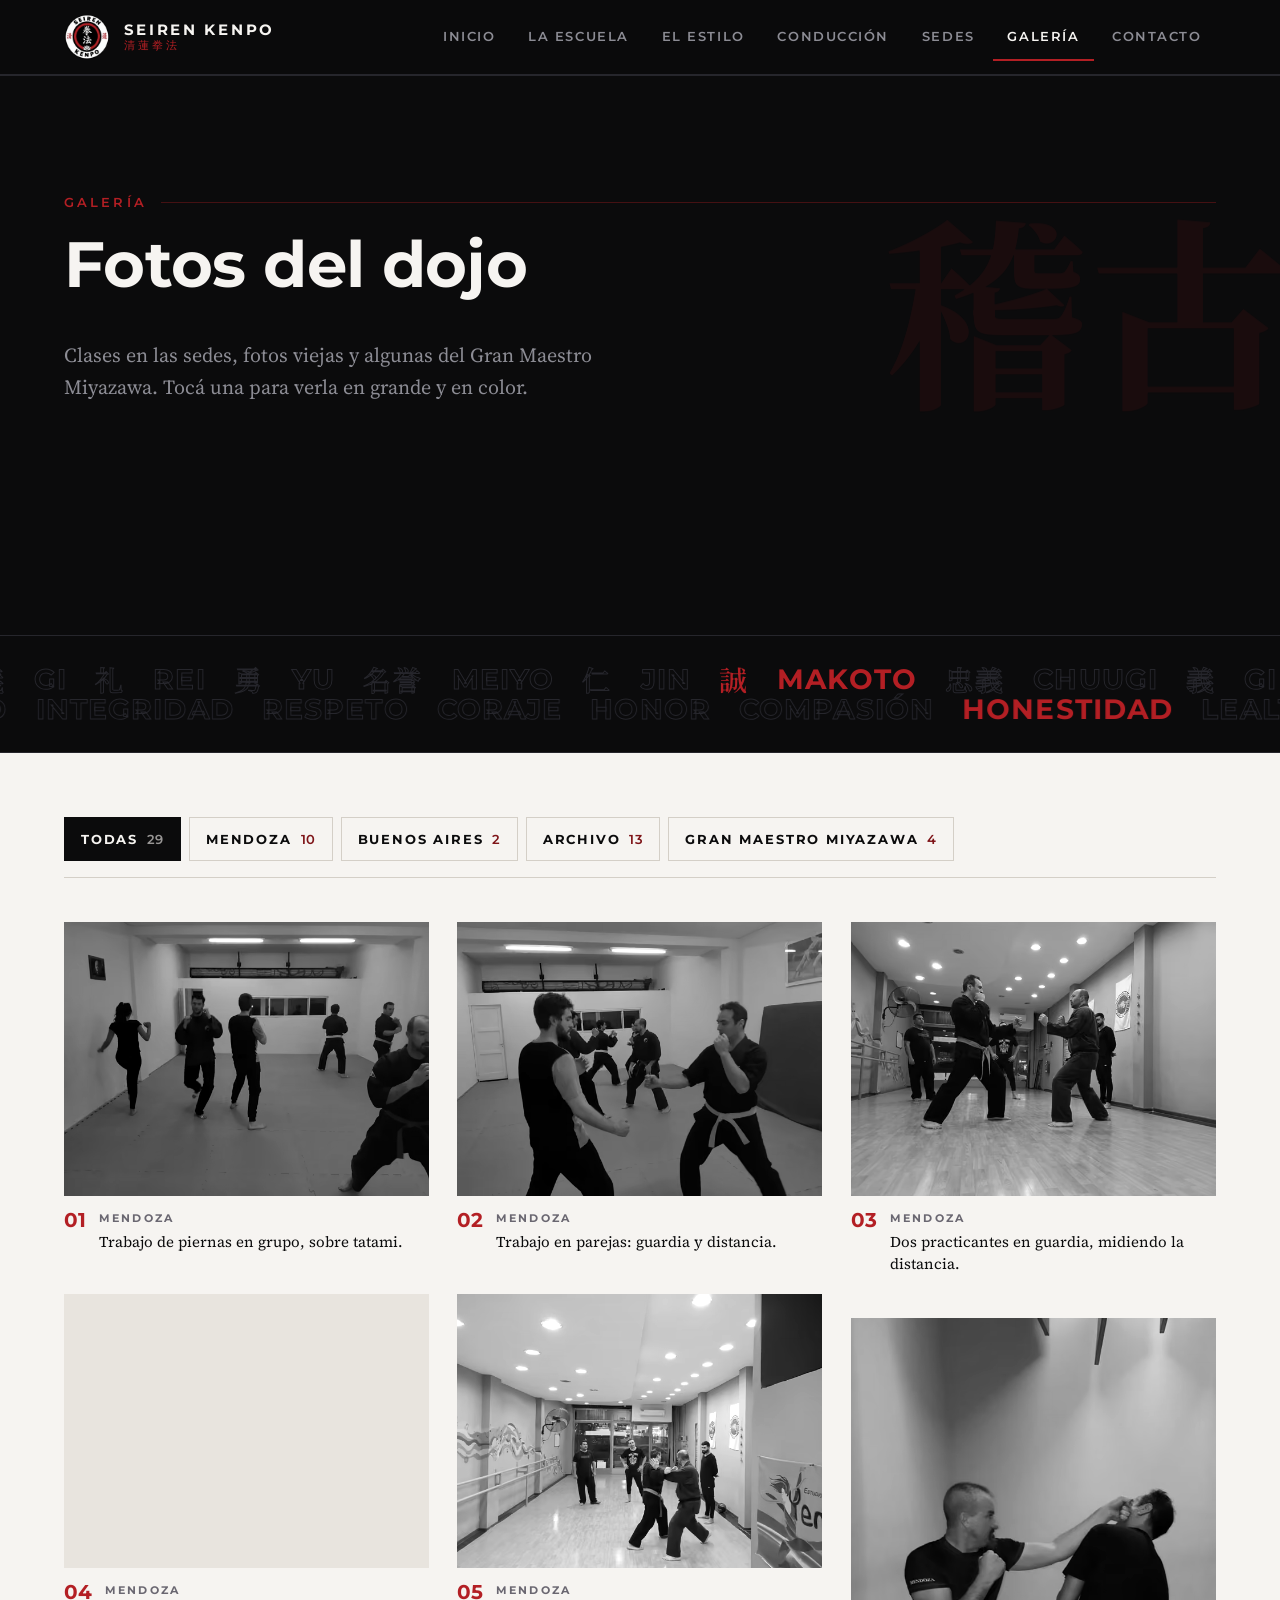
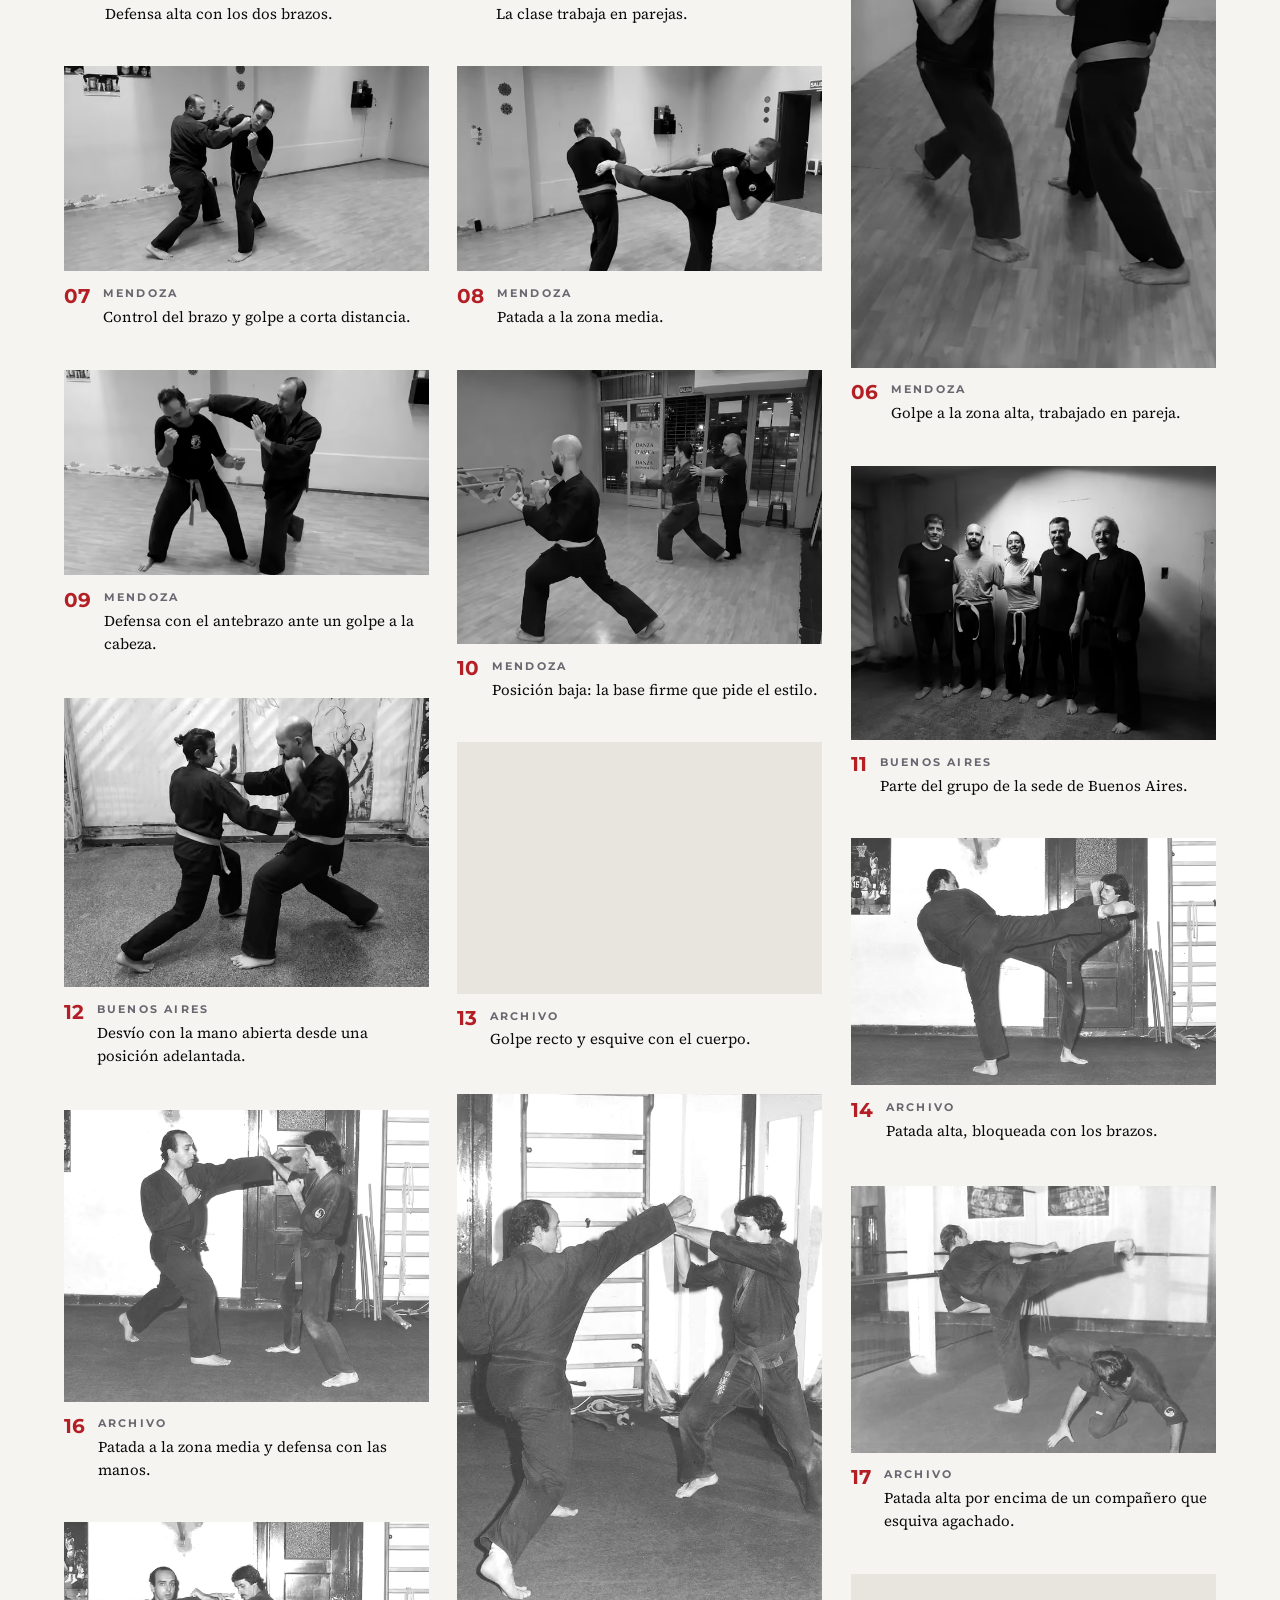
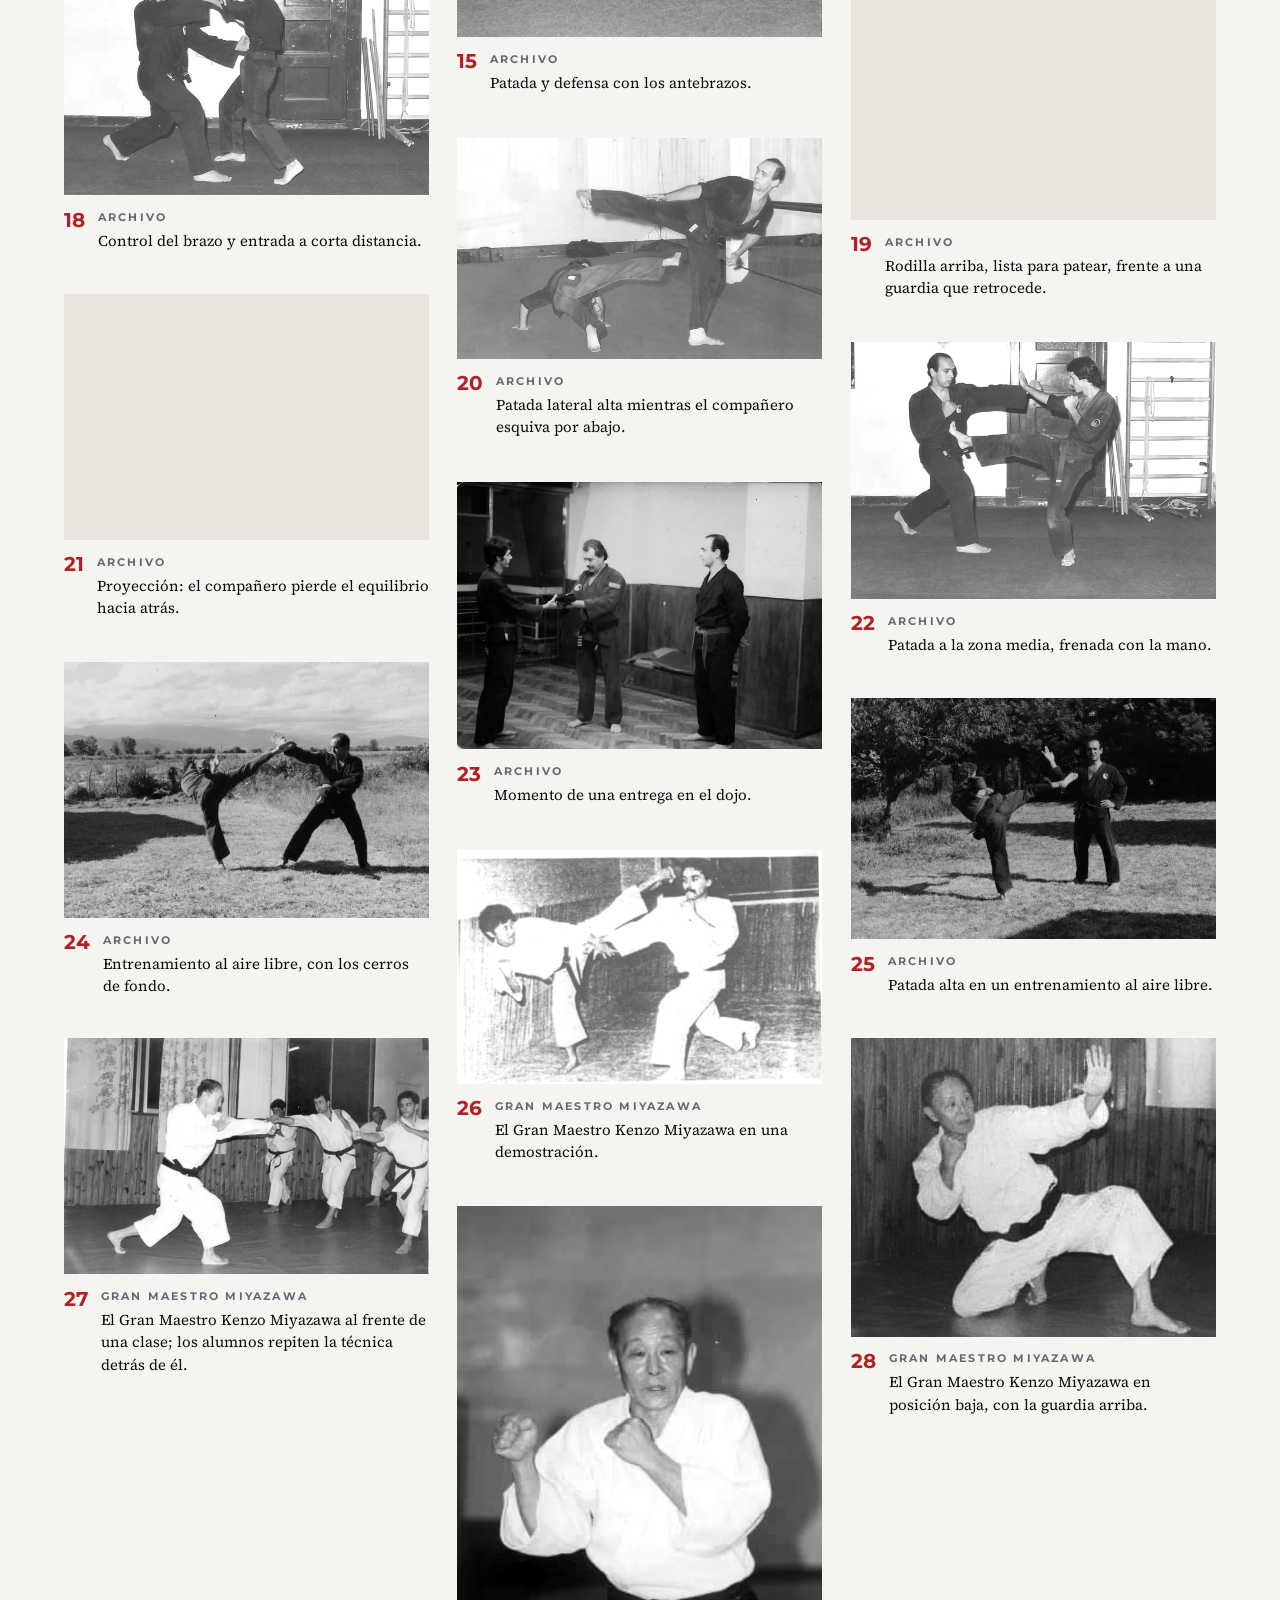
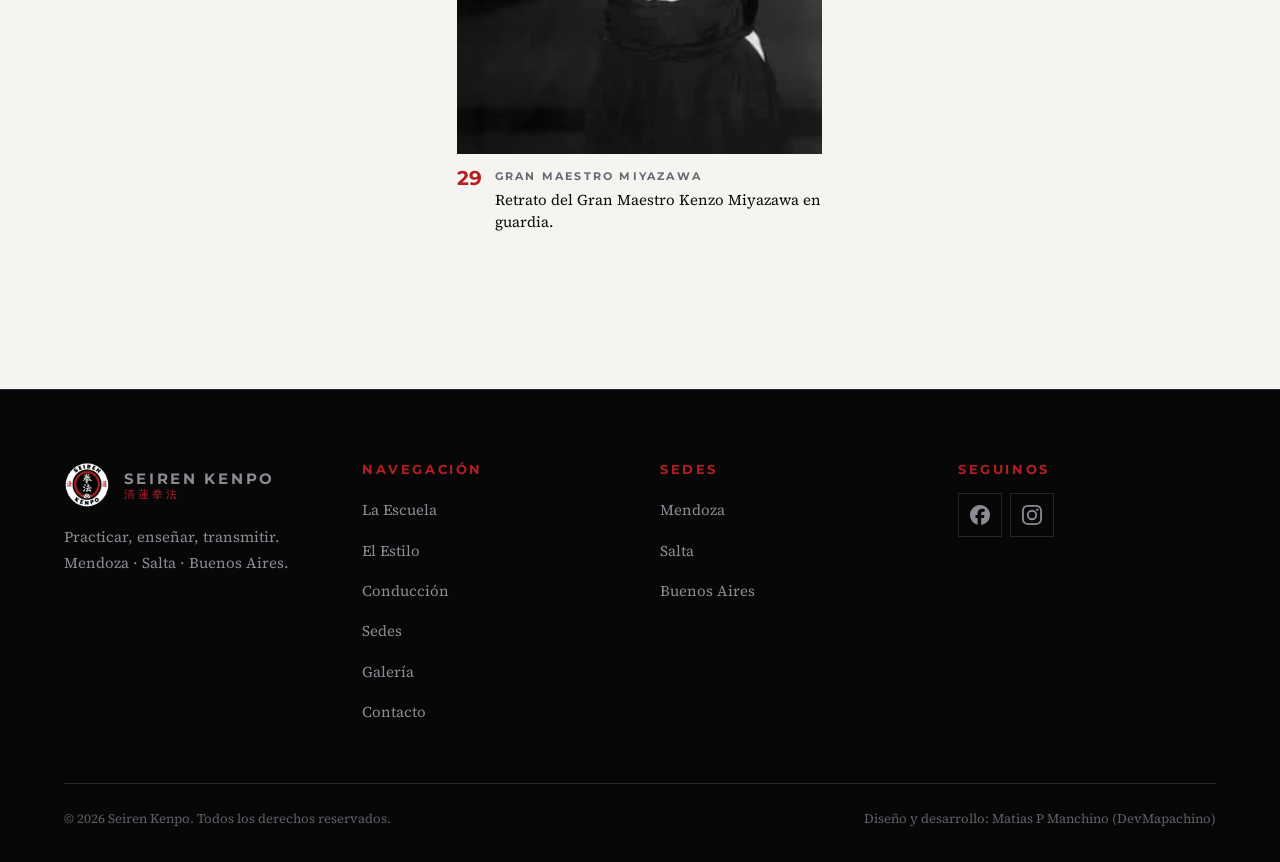
<file: galeria.html>
<!DOCTYPE html>
<html lang="es-AR">
<head>
<!--
  ┌────────────────────────────────────────────────────────────┐
  │   清 蓮 拳 法   ·   SEIREN KENPO                            │
  │   Practicar · Enseñar · Transmitir                          │
  │                                                            │
  │   Desarrollo y diseño                                      │
  │   Manchino, Matías P  ·  DevMapachino                      │
  │   github.com/MatiasManchino                                │
  │                                                            │
  │   Hecho a mano: HTML, CSS y JavaScript nativo.             │
  │   Sin framework, sin constructor de páginas.               │
  │   Más datos en  /humans.txt                                │
  └────────────────────────────────────────────────────────────┘
-->
  <meta charset="UTF-8">
  <meta name="viewport" content="width=device-width, initial-scale=1">

  <title>Galería | Seiren Kenpo</title>
  <meta name="description" content="Entrenamientos, encuentros y archivo de Seiren Kenpo: las sedes de Mendoza y Buenos Aires, fotografías históricas y el Gran Maestro Kenzo Miyazawa.">
  <link rel="canonical" href="https://www.seirenkenpo.com.ar/galeria">

  <meta name="author" content="Matias P Manchino (DevMapachino)">
  <meta name="robots" content="index, follow">
  <link rel="author" href="humans.txt">

  <meta property="og:type" content="website">
  <meta property="og:site_name" content="Seiren Kenpo">
  <meta property="og:locale" content="es_AR">
  <meta property="og:url" content="https://www.seirenkenpo.com.ar/galeria">
  <meta property="og:title" content="Galería | Seiren Kenpo">
  <meta property="og:description" content="Entrenamientos, encuentros y archivo de Seiren Kenpo: las sedes de Mendoza y Buenos Aires, fotografías históricas y el Gran Maestro Kenzo Miyazawa.">
  <meta property="og:image" content="https://www.seirenkenpo.com.ar/assets/img/marca/og-portada.jpg">
  <meta property="og:image:width" content="1200">
  <meta property="og:image:height" content="630">
  <meta name="twitter:card" content="summary_large_image">

  <meta name="theme-color" content="#0B0B0C">
  <link rel="icon" type="image/png" sizes="32x32" href="assets/img/marca/favicon-32.png">
  <link rel="apple-touch-icon" href="assets/img/marca/apple-touch-icon.png">

  <link rel="preconnect" href="https://fonts.googleapis.com">
  <link rel="preconnect" href="https://fonts.gstatic.com" crossorigin>
  <link rel="stylesheet" href="https://fonts.googleapis.com/css2?family=Montserrat:wght@500;600;700&family=Source+Serif+4:ital,opsz,wght@0,8..60,400;0,8..60,600;1,8..60,400&display=swap">
  <link rel="stylesheet" href="https://fonts.googleapis.com/css2?family=Noto+Serif+JP:wght@600;700&text=%E3%81%88%E3%81%8D%E4%B8%83%E4%B8%8A%E4%B8%8B%E4%B8%AD%E4%BA%8C%E4%BB%81%E4%BD%93%E5%85%AD%E5%8B%87%E5%8F%A4%E5%90%8D%E5%90%B8%E5%91%BC%E5%9B%9B%E5%A0%B4%E5%A3%AB%E5%BF%A0%E6%8B%B3%E6%8D%8C%E6%A7%8B%E6%AD%A6%E6%AE%B5%E6%B3%95%E6%B8%85%E7%A4%BC%E7%A8%BD%E7%AA%81%E7%BE%A9%E8%93%AE%E8%AA%89%E8%AA%A0%E9%81%93&display=swap">
  <link rel="stylesheet" href="assets/css/seiren.css">

  <script type="application/ld+json">
{
  "@context": "https://schema.org",
  "@type": "SportsOrganization",
  "name": "Seiren Kenpo",
  "alternateName": "清蓮拳法",
  "description": "Escuela de artes marciales dedicada a la práctica, la enseñanza y la formación. Defensa personal y formación progresiva en Mendoza, Salta y Buenos Aires.",
  "url": "https://www.seirenkenpo.com.ar/",
  "logo": "https://www.seirenkenpo.com.ar/assets/img/marca/emblema-512.png",
  "image": "https://www.seirenkenpo.com.ar/assets/img/marca/og-portada.jpg",
  "sport": "Artes marciales",
  "areaServed": {
    "@type": "Country",
    "name": "Argentina"
  },
  "memberOf": {
    "@type": "Organization",
    "name": "Unión Americana de Kenpo (UAK)"
  },
  "location": [
    {
      "@type": "SportsActivityLocation",
      "name": "Seiren Kenpo, sede Mendoza",
      "address": {
        "@type": "PostalAddress",
        "streetAddress": "Gutiérrez 935",
        "addressLocality": "Godoy Cruz",
        "addressRegion": "Mendoza",
        "addressCountry": "AR"
      }
    }
  ],
  "sameAs": [
    "https://www.facebook.com/seirenkenpo",
    "https://www.instagram.com/seirenkenpo/"
  ]
}
  </script>
</head>
<body>

<a class="saltar" href="#contenido">Saltar al contenido</a>

<header class="cabecera">
  <div class="contenedor cabecera__fila">
    <a class="marca" href="./">
        <picture>
          <source srcset="assets/img/marca/emblema-128.webp" type="image/webp">
          <img src="assets/img/marca/emblema-128.png" alt="" width="46" height="46">
        </picture>
        <span class="marca__texto">Seiren Kenpo<span>清蓮拳法</span></span>
      </a>

    <button class="menu-boton" type="button" aria-expanded="false"
            aria-controls="nav-principal" aria-label="Abrir el menú">
      <span aria-hidden="true"></span><span aria-hidden="true"></span><span aria-hidden="true"></span>
    </button>

    <nav class="nav" id="nav-principal" aria-label="Navegación principal">
      <a href="./">Inicio</a>
      <a href="escuela">La Escuela</a>
      <a href="estilo">El Estilo</a>
      <a href="conduccion">Conducción</a>
      <a href="sedes">Sedes</a>
      <a href="galeria" aria-current="page">Galería</a>
      <a href="contacto">Contacto</a>
    </nav>
  </div>
  <div class="cabecera__avance" aria-hidden="true"></div>
</header>

<main id="contenido">

  <section class="seccion seccion--borde portadilla">
    <!-- humo de incienso: video de Pixabay (https://pixabay.com/es/videos/fumar-columna-de-humo-bucle-de-humo-335197/). Gracias a su autor. -->
    <video class="humo" muted loop playsinline disablepictureinpicture preload="none" poster="assets/video/humo.jpg" aria-hidden="true" tabindex="-1"><source src="assets/video/humo.mp4" type="video/mp4"></video>
    <span class="kanji deriva" data-deriva="0.22" aria-hidden="true">稽古</span>
    <div class="contenedor">
      <p class="antetitulo revela">Galería</p>
      <h1 class="revela">Fotos del dojo</h1>
      <p class="bajada revela">
        Clases en las sedes, fotos viejas y algunas del Gran Maestro Miyazawa.
        Tocá una para verla en grande y en color.
      </p>
    </div>
  </section>

  
  <div class="cinta cinta--doble cinta--densa" aria-hidden="true">
    <div class="cinta__pista"><span class="jp">義</span><span>Gi</span><span class="jp">礼</span><span>Rei</span><span class="jp">勇</span><span>Yu</span><span class="jp">名誉</span><span>Meiyo</span><span class="jp">仁</span><span>Jin</span><span class="marcada jp">誠</span><span class="marcada">Makoto</span><span class="jp">忠義</span><span>Chuugi</span><span class="jp">義</span><span>Gi</span><span class="jp">礼</span><span>Rei</span><span class="jp">勇</span><span>Yu</span><span class="jp">名誉</span><span>Meiyo</span><span class="jp">仁</span><span>Jin</span><span class="marcada jp">誠</span><span class="marcada">Makoto</span><span class="jp">忠義</span><span>Chuugi</span><span class="jp">義</span><span>Gi</span><span class="jp">礼</span><span>Rei</span><span class="jp">勇</span><span>Yu</span><span class="jp">名誉</span><span>Meiyo</span><span class="jp">仁</span><span>Jin</span><span class="marcada jp">誠</span><span class="marcada">Makoto</span><span class="jp">忠義</span><span>Chuugi</span><span class="jp">義</span><span>Gi</span><span class="jp">礼</span><span>Rei</span><span class="jp">勇</span><span>Yu</span><span class="jp">名誉</span><span>Meiyo</span><span class="jp">仁</span><span>Jin</span><span class="marcada jp">誠</span><span class="marcada">Makoto</span><span class="jp">忠義</span><span>Chuugi</span><span class="jp">義</span><span>Gi</span><span class="jp">礼</span><span>Rei</span><span class="jp">勇</span><span>Yu</span><span class="jp">名誉</span><span>Meiyo</span><span class="jp">仁</span><span>Jin</span><span class="marcada jp">誠</span><span class="marcada">Makoto</span><span class="jp">忠義</span><span>Chuugi</span></div><div class="cinta__pista" data-sentido="inverso"><span>Integridad</span><span>Respeto</span><span>Coraje</span><span>Honor</span><span>Compasión</span><span class="marcada">Honestidad</span><span>Lealtad</span><span>Integridad</span><span>Respeto</span><span>Coraje</span><span>Honor</span><span>Compasión</span><span class="marcada">Honestidad</span><span>Lealtad</span><span>Integridad</span><span>Respeto</span><span>Coraje</span><span>Honor</span><span>Compasión</span><span class="marcada">Honestidad</span><span>Lealtad</span><span>Integridad</span><span>Respeto</span><span>Coraje</span><span>Honor</span><span>Compasión</span><span class="marcada">Honestidad</span><span>Lealtad</span><span>Integridad</span><span>Respeto</span><span>Coraje</span><span>Honor</span><span>Compasión</span><span class="marcada">Honestidad</span><span>Lealtad</span></div>
  </div>

  <section class="seccion seccion--papel" style="padding-top:clamp(2rem,5vw,3rem)">
    <div class="contenedor">
      <div class="filtros" role="group" aria-label="Filtrar las fotos por categoría">
        <button class="filtro" type="button" data-cat="todas" aria-pressed="true">
          <span class="filtro__nombre">Todas</span> <span class="filtro__n">29</span>
        </button>
        <button class="filtro" type="button" id="mendoza" data-cat="mendoza" aria-pressed="false">
          <span class="filtro__nombre">Mendoza</span> <span class="filtro__n">10</span>
        </button>
        <button class="filtro" type="button" id="buenos-aires" data-cat="buenos-aires" aria-pressed="false">
          <span class="filtro__nombre">Buenos Aires</span> <span class="filtro__n">2</span>
        </button>
        <button class="filtro" type="button" id="archivo" data-cat="archivo" aria-pressed="false">
          <span class="filtro__nombre">Archivo</span> <span class="filtro__n">13</span>
        </button>
        <button class="filtro" type="button" id="gran-maestro-miyazawa" data-cat="gran-maestro-miyazawa" aria-pressed="false">
          <span class="filtro__nombre">Gran Maestro Miyazawa</span> <span class="filtro__n">4</span>
        </button>
      </div>
      <p class="solo-lectores" id="galeria-aviso" aria-live="polite"></p>

      <div class="muro" data-escalonar="3">
        <figure class="obra" data-foto="mend3" data-cat="mendoza" data-w="1400" data-h="1050">
          <a class="obra__enlace" href="assets/img/fotos/mend3.jpg">
            <picture>
              <source srcset="assets/img/fotos/mini/mend3.avif" type="image/avif">
              <source srcset="assets/img/fotos/mini/mend3.webp" type="image/webp">
              <img src="assets/img/fotos/mini/mend3.jpg" alt="Trabajo de piernas en grupo, sobre tatami." width="640" height="480" loading="lazy" decoding="async">
            </picture>
          </a>
          <figcaption class="obra__pie" aria-hidden="true">
            <span class="obra__num">01</span>
            <span class="obra__cat">Mendoza</span>
            <span class="obra__txt">Trabajo de piernas en grupo, sobre tatami.</span>
          </figcaption>
        </figure>
        <figure class="obra" data-foto="mend4" data-cat="mendoza" data-w="1400" data-h="1050">
          <a class="obra__enlace" href="assets/img/fotos/mend4.jpg">
            <picture>
              <source srcset="assets/img/fotos/mini/mend4.avif" type="image/avif">
              <source srcset="assets/img/fotos/mini/mend4.webp" type="image/webp">
              <img src="assets/img/fotos/mini/mend4.jpg" alt="Trabajo en parejas: guardia y distancia." width="640" height="480" loading="lazy" decoding="async">
            </picture>
          </a>
          <figcaption class="obra__pie" aria-hidden="true">
            <span class="obra__num">02</span>
            <span class="obra__cat">Mendoza</span>
            <span class="obra__txt">Trabajo en parejas: guardia y distancia.</span>
          </figcaption>
        </figure>
        <figure class="obra" data-foto="mend6" data-cat="mendoza" data-w="1400" data-h="1050">
          <a class="obra__enlace" href="assets/img/fotos/mend6.jpg">
            <picture>
              <source srcset="assets/img/fotos/mini/mend6.avif" type="image/avif">
              <source srcset="assets/img/fotos/mini/mend6.webp" type="image/webp">
              <img src="assets/img/fotos/mini/mend6.jpg" alt="Dos practicantes en guardia, midiendo la distancia." width="640" height="480" loading="lazy" decoding="async">
            </picture>
          </a>
          <figcaption class="obra__pie" aria-hidden="true">
            <span class="obra__num">03</span>
            <span class="obra__cat">Mendoza</span>
            <span class="obra__txt">Dos practicantes en guardia, midiendo la distancia.</span>
          </figcaption>
        </figure>
        <figure class="obra" data-foto="mend7" data-cat="mendoza" data-w="1400" data-h="1050">
          <a class="obra__enlace" href="assets/img/fotos/mend7.jpg">
            <picture>
              <source srcset="assets/img/fotos/mini/mend7.avif" type="image/avif">
              <source srcset="assets/img/fotos/mini/mend7.webp" type="image/webp">
              <img src="assets/img/fotos/mini/mend7.jpg" alt="Defensa alta con los dos brazos." width="640" height="480" loading="lazy" decoding="async">
            </picture>
          </a>
          <figcaption class="obra__pie" aria-hidden="true">
            <span class="obra__num">04</span>
            <span class="obra__cat">Mendoza</span>
            <span class="obra__txt">Defensa alta con los dos brazos.</span>
          </figcaption>
        </figure>
        <figure class="obra" data-foto="mend8" data-cat="mendoza" data-w="1400" data-h="1050">
          <a class="obra__enlace" href="assets/img/fotos/mend8.jpg">
            <picture>
              <source srcset="assets/img/fotos/mini/mend8.avif" type="image/avif">
              <source srcset="assets/img/fotos/mini/mend8.webp" type="image/webp">
              <img src="assets/img/fotos/mini/mend8.jpg" alt="La clase trabaja en parejas." width="640" height="480" loading="lazy" decoding="async">
            </picture>
          </a>
          <figcaption class="obra__pie" aria-hidden="true">
            <span class="obra__num">05</span>
            <span class="obra__cat">Mendoza</span>
            <span class="obra__txt">La clase trabaja en parejas.</span>
          </figcaption>
        </figure>
        <figure class="obra" data-foto="mend9" data-cat="mendoza" data-w="720" data-h="1280">
          <a class="obra__enlace" href="assets/img/fotos/mend9.jpg">
            <picture>
              <source srcset="assets/img/fotos/mini/mend9.avif" type="image/avif">
              <source srcset="assets/img/fotos/mini/mend9.webp" type="image/webp">
              <img src="assets/img/fotos/mini/mend9.jpg" alt="Golpe a la zona alta, trabajado en pareja." width="640" height="1138" loading="lazy" decoding="async">
            </picture>
          </a>
          <figcaption class="obra__pie" aria-hidden="true">
            <span class="obra__num">06</span>
            <span class="obra__cat">Mendoza</span>
            <span class="obra__txt">Golpe a la zona alta, trabajado en pareja.</span>
          </figcaption>
        </figure>
        <figure class="obra" data-foto="mend10" data-cat="mendoza" data-w="1280" data-h="720">
          <a class="obra__enlace" href="assets/img/fotos/mend10.jpg">
            <picture>
              <source srcset="assets/img/fotos/mini/mend10.avif" type="image/avif">
              <source srcset="assets/img/fotos/mini/mend10.webp" type="image/webp">
              <img src="assets/img/fotos/mini/mend10.jpg" alt="Control del brazo y golpe a corta distancia." width="640" height="360" loading="lazy" decoding="async">
            </picture>
          </a>
          <figcaption class="obra__pie" aria-hidden="true">
            <span class="obra__num">07</span>
            <span class="obra__cat">Mendoza</span>
            <span class="obra__txt">Control del brazo y golpe a corta distancia.</span>
          </figcaption>
        </figure>
        <figure class="obra" data-foto="mend11" data-cat="mendoza" data-w="1280" data-h="720">
          <a class="obra__enlace" href="assets/img/fotos/mend11.jpg">
            <picture>
              <source srcset="assets/img/fotos/mini/mend11.avif" type="image/avif">
              <source srcset="assets/img/fotos/mini/mend11.webp" type="image/webp">
              <img src="assets/img/fotos/mini/mend11.jpg" alt="Patada a la zona media." width="640" height="360" loading="lazy" decoding="async">
            </picture>
          </a>
          <figcaption class="obra__pie" aria-hidden="true">
            <span class="obra__num">08</span>
            <span class="obra__cat">Mendoza</span>
            <span class="obra__txt">Patada a la zona media.</span>
          </figcaption>
        </figure>
        <figure class="obra" data-foto="mend12" data-cat="mendoza" data-w="1280" data-h="720">
          <a class="obra__enlace" href="assets/img/fotos/mend12.jpg">
            <picture>
              <source srcset="assets/img/fotos/mini/mend12.avif" type="image/avif">
              <source srcset="assets/img/fotos/mini/mend12.webp" type="image/webp">
              <img src="assets/img/fotos/mini/mend12.jpg" alt="Defensa con el antebrazo ante un golpe a la cabeza." width="640" height="360" loading="lazy" decoding="async">
            </picture>
          </a>
          <figcaption class="obra__pie" aria-hidden="true">
            <span class="obra__num">09</span>
            <span class="obra__cat">Mendoza</span>
            <span class="obra__txt">Defensa con el antebrazo ante un golpe a la cabeza.</span>
          </figcaption>
        </figure>
        <figure class="obra" data-foto="mend14" data-cat="mendoza" data-w="1400" data-h="1050">
          <a class="obra__enlace" href="assets/img/fotos/mend14.jpg">
            <picture>
              <source srcset="assets/img/fotos/mini/mend14.avif" type="image/avif">
              <source srcset="assets/img/fotos/mini/mend14.webp" type="image/webp">
              <img src="assets/img/fotos/mini/mend14.jpg" alt="Posición baja: la base firme que pide el estilo." width="640" height="480" loading="lazy" decoding="async">
            </picture>
          </a>
          <figcaption class="obra__pie" aria-hidden="true">
            <span class="obra__num">10</span>
            <span class="obra__cat">Mendoza</span>
            <span class="obra__txt">Posición baja: la base firme que pide el estilo.</span>
          </figcaption>
        </figure>
        <figure class="obra" data-foto="baires22" data-cat="buenos-aires" data-w="1280" data-h="960">
          <a class="obra__enlace" href="assets/img/fotos/baires22.jpg">
            <picture>
              <source srcset="assets/img/fotos/mini/baires22.avif" type="image/avif">
              <source srcset="assets/img/fotos/mini/baires22.webp" type="image/webp">
              <img src="assets/img/fotos/mini/baires22.jpg" alt="Parte del grupo de la sede de Buenos Aires." width="640" height="480" loading="lazy" decoding="async">
            </picture>
          </a>
          <figcaption class="obra__pie" aria-hidden="true">
            <span class="obra__num">11</span>
            <span class="obra__cat">Buenos Aires</span>
            <span class="obra__txt">Parte del grupo de la sede de Buenos Aires.</span>
          </figcaption>
        </figure>
        <figure class="obra" data-foto="baires23" data-cat="buenos-aires" data-w="900" data-h="713">
          <a class="obra__enlace" href="assets/img/fotos/baires23.jpg">
            <picture>
              <source srcset="assets/img/fotos/mini/baires23.avif" type="image/avif">
              <source srcset="assets/img/fotos/mini/baires23.webp" type="image/webp">
              <img src="assets/img/fotos/mini/baires23.jpg" alt="Desvío con la mano abierta desde una posición adelantada." width="640" height="507" loading="lazy" decoding="async">
            </picture>
          </a>
          <figcaption class="obra__pie" aria-hidden="true">
            <span class="obra__num">12</span>
            <span class="obra__cat">Buenos Aires</span>
            <span class="obra__txt">Desvío con la mano abierta desde una posición adelantada.</span>
          </figcaption>
        </figure>
        <figure class="obra" data-foto="archi36" data-cat="archivo" data-w="960" data-h="661">
          <a class="obra__enlace" href="assets/img/fotos/archi36.jpg">
            <picture>
              <source srcset="assets/img/fotos/mini/archi36.avif" type="image/avif">
              <source srcset="assets/img/fotos/mini/archi36.webp" type="image/webp">
              <img src="assets/img/fotos/mini/archi36.jpg" alt="Golpe recto y esquive con el cuerpo." width="640" height="441" loading="lazy" decoding="async">
            </picture>
          </a>
          <figcaption class="obra__pie" aria-hidden="true">
            <span class="obra__num">13</span>
            <span class="obra__cat">Archivo</span>
            <span class="obra__txt">Golpe recto y esquive con el cuerpo.</span>
          </figcaption>
        </figure>
        <figure class="obra" data-foto="archi39" data-cat="archivo" data-w="960" data-h="649">
          <a class="obra__enlace" href="assets/img/fotos/archi39.jpg">
            <picture>
              <source srcset="assets/img/fotos/mini/archi39.avif" type="image/avif">
              <source srcset="assets/img/fotos/mini/archi39.webp" type="image/webp">
              <img src="assets/img/fotos/mini/archi39.jpg" alt="Patada alta, bloqueada con los brazos." width="640" height="433" loading="lazy" decoding="async">
            </picture>
          </a>
          <figcaption class="obra__pie" aria-hidden="true">
            <span class="obra__num">14</span>
            <span class="obra__cat">Archivo</span>
            <span class="obra__txt">Patada alta, bloqueada con los brazos.</span>
          </figcaption>
        </figure>
        <figure class="obra" data-foto="archi46" data-cat="archivo" data-w="646" data-h="960">
          <a class="obra__enlace" href="assets/img/fotos/archi46.jpg">
            <picture>
              <source srcset="assets/img/fotos/mini/archi46.avif" type="image/avif">
              <source srcset="assets/img/fotos/mini/archi46.webp" type="image/webp">
              <img src="assets/img/fotos/mini/archi46.jpg" alt="Patada y defensa con los antebrazos." width="640" height="951" loading="lazy" decoding="async">
            </picture>
          </a>
          <figcaption class="obra__pie" aria-hidden="true">
            <span class="obra__num">15</span>
            <span class="obra__cat">Archivo</span>
            <span class="obra__txt">Patada y defensa con los antebrazos.</span>
          </figcaption>
        </figure>
        <figure class="obra" data-foto="archi51" data-cat="archivo" data-w="960" data-h="767">
          <a class="obra__enlace" href="assets/img/fotos/archi51.jpg">
            <picture>
              <source srcset="assets/img/fotos/mini/archi51.avif" type="image/avif">
              <source srcset="assets/img/fotos/mini/archi51.webp" type="image/webp">
              <img src="assets/img/fotos/mini/archi51.jpg" alt="Patada a la zona media y defensa con las manos." width="640" height="511" loading="lazy" decoding="async">
            </picture>
          </a>
          <figcaption class="obra__pie" aria-hidden="true">
            <span class="obra__num">16</span>
            <span class="obra__cat">Archivo</span>
            <span class="obra__txt">Patada a la zona media y defensa con las manos.</span>
          </figcaption>
        </figure>
        <figure class="obra" data-foto="archi40" data-cat="archivo" data-w="960" data-h="701">
          <a class="obra__enlace" href="assets/img/fotos/archi40.jpg">
            <picture>
              <source srcset="assets/img/fotos/mini/archi40.avif" type="image/avif">
              <source srcset="assets/img/fotos/mini/archi40.webp" type="image/webp">
              <img src="assets/img/fotos/mini/archi40.jpg" alt="Patada alta por encima de un compañero que esquiva agachado." width="640" height="467" loading="lazy" decoding="async">
            </picture>
          </a>
          <figcaption class="obra__pie" aria-hidden="true">
            <span class="obra__num">17</span>
            <span class="obra__cat">Archivo</span>
            <span class="obra__txt">Patada alta por encima de un compañero que esquiva agachado.</span>
          </figcaption>
        </figure>
        <figure class="obra" data-foto="archi41" data-cat="archivo" data-w="960" data-h="718">
          <a class="obra__enlace" href="assets/img/fotos/archi41.jpg">
            <picture>
              <source srcset="assets/img/fotos/mini/archi41.avif" type="image/avif">
              <source srcset="assets/img/fotos/mini/archi41.webp" type="image/webp">
              <img src="assets/img/fotos/mini/archi41.jpg" alt="Control del brazo y entrada a corta distancia." width="640" height="479" loading="lazy" decoding="async">
            </picture>
          </a>
          <figcaption class="obra__pie" aria-hidden="true">
            <span class="obra__num">18</span>
            <span class="obra__cat">Archivo</span>
            <span class="obra__txt">Control del brazo y entrada a corta distancia.</span>
          </figcaption>
        </figure>
        <figure class="obra" data-foto="archi43" data-cat="archivo" data-w="1400" data-h="943">
          <a class="obra__enlace" href="assets/img/fotos/archi43.jpg">
            <picture>
              <source srcset="assets/img/fotos/mini/archi43.avif" type="image/avif">
              <source srcset="assets/img/fotos/mini/archi43.webp" type="image/webp">
              <img src="assets/img/fotos/mini/archi43.jpg" alt="Rodilla arriba, lista para patear, frente a una guardia que retrocede." width="640" height="431" loading="lazy" decoding="async">
            </picture>
          </a>
          <figcaption class="obra__pie" aria-hidden="true">
            <span class="obra__num">19</span>
            <span class="obra__cat">Archivo</span>
            <span class="obra__txt">Rodilla arriba, lista para patear, frente a una guardia que retrocede.</span>
          </figcaption>
        </figure>
        <figure class="obra" data-foto="archi47" data-cat="archivo" data-w="960" data-h="580">
          <a class="obra__enlace" href="assets/img/fotos/archi47.jpg">
            <picture>
              <source srcset="assets/img/fotos/mini/archi47.avif" type="image/avif">
              <source srcset="assets/img/fotos/mini/archi47.webp" type="image/webp">
              <img src="assets/img/fotos/mini/archi47.jpg" alt="Patada lateral alta mientras el compañero esquiva por abajo." width="640" height="387" loading="lazy" decoding="async">
            </picture>
          </a>
          <figcaption class="obra__pie" aria-hidden="true">
            <span class="obra__num">20</span>
            <span class="obra__cat">Archivo</span>
            <span class="obra__txt">Patada lateral alta mientras el compañero esquiva por abajo.</span>
          </figcaption>
        </figure>
        <figure class="obra" data-foto="archi49" data-cat="archivo" data-w="960" data-h="646">
          <a class="obra__enlace" href="assets/img/fotos/archi49.jpg">
            <picture>
              <source srcset="assets/img/fotos/mini/archi49.avif" type="image/avif">
              <source srcset="assets/img/fotos/mini/archi49.webp" type="image/webp">
              <img src="assets/img/fotos/mini/archi49.jpg" alt="Proyección: el compañero pierde el equilibrio hacia atrás." width="640" height="431" loading="lazy" decoding="async">
            </picture>
          </a>
          <figcaption class="obra__pie" aria-hidden="true">
            <span class="obra__num">21</span>
            <span class="obra__cat">Archivo</span>
            <span class="obra__txt">Proyección: el compañero pierde el equilibrio hacia atrás.</span>
          </figcaption>
        </figure>
        <figure class="obra" data-foto="archi50" data-cat="archivo" data-w="960" data-h="675">
          <a class="obra__enlace" href="assets/img/fotos/archi50.jpg">
            <picture>
              <source srcset="assets/img/fotos/mini/archi50.avif" type="image/avif">
              <source srcset="assets/img/fotos/mini/archi50.webp" type="image/webp">
              <img src="assets/img/fotos/mini/archi50.jpg" alt="Patada a la zona media, frenada con la mano." width="640" height="450" loading="lazy" decoding="async">
            </picture>
          </a>
          <figcaption class="obra__pie" aria-hidden="true">
            <span class="obra__num">22</span>
            <span class="obra__cat">Archivo</span>
            <span class="obra__txt">Patada a la zona media, frenada con la mano.</span>
          </figcaption>
        </figure>
        <figure class="obra" data-foto="archi54" data-cat="archivo" data-w="1400" data-h="1024">
          <a class="obra__enlace" href="assets/img/fotos/archi54.jpg">
            <picture>
              <source srcset="assets/img/fotos/mini/archi54.avif" type="image/avif">
              <source srcset="assets/img/fotos/mini/archi54.webp" type="image/webp">
              <img src="assets/img/fotos/mini/archi54.jpg" alt="Momento de una entrega en el dojo." width="640" height="468" loading="lazy" decoding="async">
            </picture>
          </a>
          <figcaption class="obra__pie" aria-hidden="true">
            <span class="obra__num">23</span>
            <span class="obra__cat">Archivo</span>
            <span class="obra__txt">Momento de una entrega en el dojo.</span>
          </figcaption>
        </figure>
        <figure class="obra" data-foto="archi56" data-cat="archivo" data-w="604" data-h="423">
          <a class="obra__enlace" href="assets/img/fotos/archi56.jpg">
            <picture>
              <source srcset="assets/img/fotos/mini/archi56.avif" type="image/avif">
              <source srcset="assets/img/fotos/mini/archi56.webp" type="image/webp">
              <img src="assets/img/fotos/mini/archi56.jpg" alt="Entrenamiento al aire libre, con los cerros de fondo." width="604" height="423" loading="lazy" decoding="async">
            </picture>
          </a>
          <figcaption class="obra__pie" aria-hidden="true">
            <span class="obra__num">24</span>
            <span class="obra__cat">Archivo</span>
            <span class="obra__txt">Entrenamiento al aire libre, con los cerros de fondo.</span>
          </figcaption>
        </figure>
        <figure class="obra" data-foto="archi57" data-cat="archivo" data-w="604" data-h="399">
          <a class="obra__enlace" href="assets/img/fotos/archi57.jpg">
            <picture>
              <source srcset="assets/img/fotos/mini/archi57.avif" type="image/avif">
              <source srcset="assets/img/fotos/mini/archi57.webp" type="image/webp">
              <img src="assets/img/fotos/mini/archi57.jpg" alt="Patada alta en un entrenamiento al aire libre." width="604" height="399" loading="lazy" decoding="async">
            </picture>
          </a>
          <figcaption class="obra__pie" aria-hidden="true">
            <span class="obra__num">25</span>
            <span class="obra__cat">Archivo</span>
            <span class="obra__txt">Patada alta en un entrenamiento al aire libre.</span>
          </figcaption>
        </figure>
        <figure class="obra" data-foto="miyazawa1" data-cat="gran-maestro-miyazawa" data-w="1200" data-h="768">
          <a class="obra__enlace" href="assets/img/fotos/miyazawa1.jpg">
            <picture>
              <source srcset="assets/img/fotos/mini/miyazawa1.avif" type="image/avif">
              <source srcset="assets/img/fotos/mini/miyazawa1.webp" type="image/webp">
              <img src="assets/img/fotos/mini/miyazawa1.jpg" alt="El Gran Maestro Kenzo Miyazawa en una demostración." width="640" height="410" loading="lazy" decoding="async">
            </picture>
          </a>
          <figcaption class="obra__pie" aria-hidden="true">
            <span class="obra__num">26</span>
            <span class="obra__cat">Gran Maestro Miyazawa</span>
            <span class="obra__txt">El Gran Maestro Kenzo Miyazawa en una demostración.</span>
          </figcaption>
        </figure>
        <figure class="obra" data-foto="miyazawa2" data-cat="gran-maestro-miyazawa" data-w="960" data-h="621">
          <a class="obra__enlace" href="assets/img/fotos/miyazawa2.jpg">
            <picture>
              <source srcset="assets/img/fotos/mini/miyazawa2.avif" type="image/avif">
              <source srcset="assets/img/fotos/mini/miyazawa2.webp" type="image/webp">
              <img src="assets/img/fotos/mini/miyazawa2.jpg" alt="El Gran Maestro Kenzo Miyazawa al frente de una clase; los alumnos repiten la técnica detrás de él." width="640" height="414" loading="lazy" decoding="async">
            </picture>
          </a>
          <figcaption class="obra__pie" aria-hidden="true">
            <span class="obra__num">27</span>
            <span class="obra__cat">Gran Maestro Miyazawa</span>
            <span class="obra__txt">El Gran Maestro Kenzo Miyazawa al frente de una clase; los alumnos repiten la técnica detrás de él.</span>
          </figcaption>
        </figure>
        <figure class="obra" data-foto="miyazawa3" data-cat="gran-maestro-miyazawa" data-w="960" data-h="785">
          <a class="obra__enlace" href="assets/img/fotos/miyazawa3.jpg">
            <picture>
              <source srcset="assets/img/fotos/mini/miyazawa3.avif" type="image/avif">
              <source srcset="assets/img/fotos/mini/miyazawa3.webp" type="image/webp">
              <img src="assets/img/fotos/mini/miyazawa3.jpg" alt="El Gran Maestro Kenzo Miyazawa en posición baja, con la guardia arriba." width="640" height="523" loading="lazy" decoding="async">
            </picture>
          </a>
          <figcaption class="obra__pie" aria-hidden="true">
            <span class="obra__num">28</span>
            <span class="obra__cat">Gran Maestro Miyazawa</span>
            <span class="obra__txt">El Gran Maestro Kenzo Miyazawa en posición baja, con la guardia arriba.</span>
          </figcaption>
        </figure>
        <figure class="obra" data-foto="miyazawa4" data-cat="gran-maestro-miyazawa" data-w="320" data-h="480">
          <a class="obra__enlace" href="assets/img/fotos/miyazawa4.jpg">
            <picture>
              <source srcset="assets/img/fotos/mini/miyazawa4.avif" type="image/avif">
              <source srcset="assets/img/fotos/mini/miyazawa4.webp" type="image/webp">
              <img src="assets/img/fotos/mini/miyazawa4.jpg" alt="Retrato del Gran Maestro Kenzo Miyazawa en guardia." width="320" height="480" loading="lazy" decoding="async">
            </picture>
          </a>
          <figcaption class="obra__pie" aria-hidden="true">
            <span class="obra__num">29</span>
            <span class="obra__cat">Gran Maestro Miyazawa</span>
            <span class="obra__txt">Retrato del Gran Maestro Kenzo Miyazawa en guardia.</span>
          </figcaption>
        </figure>
      </div>
    </div>
  </section>

  <dialog class="visor" id="visor" aria-label="Foto en grande">
    <figure class="visor__obra">
      <div class="visor__imagen">
        <picture>
          <source type="image/avif">
          <source type="image/webp">
          <img alt="">
        </picture>
        <button class="visor__boton visor__prev" type="button" aria-label="Foto anterior">←</button>
        <button class="visor__boton visor__next" type="button" aria-label="Foto siguiente">→</button>
      </div>
      <figcaption class="visor__lado">
        <p class="visor__num" aria-live="polite"><span class="visor__actual">01</span> <span class="visor__total">/ 29</span></p>
        <p class="visor__cat antetitulo"></p>
        <p class="visor__txt"></p>
        <div class="visor__avance" aria-hidden="true"><span></span></div>
        <p class="visor__ayuda"><kbd>←</kbd> <kbd>→</kbd> para pasar · <kbd>Esc</kbd> para cerrar</p>
      </figcaption>
    </figure>
    <button class="visor__boton visor__cerrar" type="button" aria-label="Cerrar la foto">✕</button>
  </dialog>
</main>

<footer class="pie">
  <div class="contenedor">
    <div class="pie__fila">
      <div>
        <a class="marca" href="./">
        <picture>
          <source srcset="assets/img/marca/emblema-128.webp" type="image/webp">
          <img src="assets/img/marca/emblema-128.png" alt="" width="46" height="46">
        </picture>
        <span class="marca__texto">Seiren Kenpo<span>清蓮拳法</span></span>
      </a>
        <p style="color:var(--humo);max-width:30ch;margin-top:1rem">
          Practicar, enseñar, transmitir.<br>Mendoza · Salta · Buenos Aires.
        </p>
      </div>

      <div>
        <h4>Navegación</h4>
        <ul>
          <li><a href="escuela">La Escuela</a></li>
          <li><a href="estilo">El Estilo</a></li>
          <li><a href="conduccion">Conducción</a></li>
          <li><a href="sedes">Sedes</a></li>
          <li><a href="galeria">Galería</a></li>
          <li><a href="contacto">Contacto</a></li>
        </ul>
      </div>

      <div>
        <h4>Sedes</h4>
        <ul>
          <li><a href="sedes#mendoza">Mendoza</a></li>
          <li><a href="sedes#salta">Salta</a></li>
          <li><a href="sedes#buenos-aires">Buenos Aires</a></li>
        </ul>
      </div>

      <div>
        <h4>Seguinos</h4>
        <div class="redes">
          <a href="https://www.facebook.com/seirenkenpo" target="_blank" rel="noopener noreferrer" aria-label="Seiren Kenpo en Facebook"><svg viewBox="0 0 24 24" aria-hidden="true"><title>Facebook</title><path d="M9.101 23.691v-7.98H6.627v-3.667h2.474v-1.58c0-4.085 1.848-5.978 5.858-5.978.401 0 .955.042 1.468.103a8.68 8.68 0 0 1 1.141.195v3.325a8.623 8.623 0 0 0-.653-.036 26.805 26.805 0 0 0-.733-.009c-.707 0-1.259.096-1.675.309a1.686 1.686 0 0 0-.679.622c-.258.42-.374.995-.374 1.752v1.297h3.919l-.386 2.103-.287 1.564h-3.246v8.245C19.396 23.238 24 18.179 24 12.044c0-6.627-5.373-12-12-12s-12 5.373-12 12c0 5.628 3.874 10.35 9.101 11.647Z"/></svg></a>
          <a href="https://www.instagram.com/seirenkenpo/" target="_blank" rel="noopener noreferrer" aria-label="Seiren Kenpo en Instagram"><svg viewBox="0 0 24 24" aria-hidden="true"><title>Instagram</title><path d="M12 2.163c3.204 0 3.584.012 4.85.07 3.252.148 4.771 1.691 4.919 4.919.058 1.265.069 1.645.069 4.849 0 3.205-.012 3.584-.069 4.849-.149 3.225-1.664 4.771-4.919 4.919-1.266.058-1.644.07-4.85.07-3.204 0-3.584-.012-4.849-.07-3.26-.149-4.771-1.699-4.919-4.92-.058-1.265-.07-1.644-.07-4.849 0-3.204.013-3.583.07-4.849.149-3.227 1.664-4.771 4.919-4.919 1.266-.057 1.645-.069 4.849-.069ZM12 0C8.741 0 8.333.014 7.053.072 2.695.272.273 2.69.073 7.052.014 8.333 0 8.741 0 12c0 3.259.014 3.668.072 4.948.2 4.358 2.618 6.78 6.98 6.98C8.333 23.986 8.741 24 12 24c3.259 0 3.668-.014 4.948-.072 4.354-.2 6.782-2.618 6.979-6.98.059-1.28.073-1.689.073-4.948 0-3.259-.014-3.667-.072-4.947-.196-4.354-2.617-6.78-6.979-6.98C15.668.014 15.259 0 12 0Zm0 5.838a6.162 6.162 0 1 0 0 12.324 6.162 6.162 0 0 0 0-12.324ZM12 16a4 4 0 1 1 0-8 4 4 0 0 1 0 8Zm6.406-11.845a1.44 1.44 0 1 0 0 2.881 1.44 1.44 0 0 0 0-2.881Z"/></svg></a>
        </div>
      </div>
    </div>

    <div class="pie__legal">
      <p style="margin:0">© <span data-anio>2026</span> Seiren Kenpo. Todos los derechos reservados.</p>
      <p style="margin:0">Diseño y desarrollo: Matias P Manchino (DevMapachino)</p>
    </div>
  </div>
</footer>

<script src="assets/js/seiren.js" defer></script>
<script src="assets/js/galeria.js" defer></script>
</body>
</html>
</file>
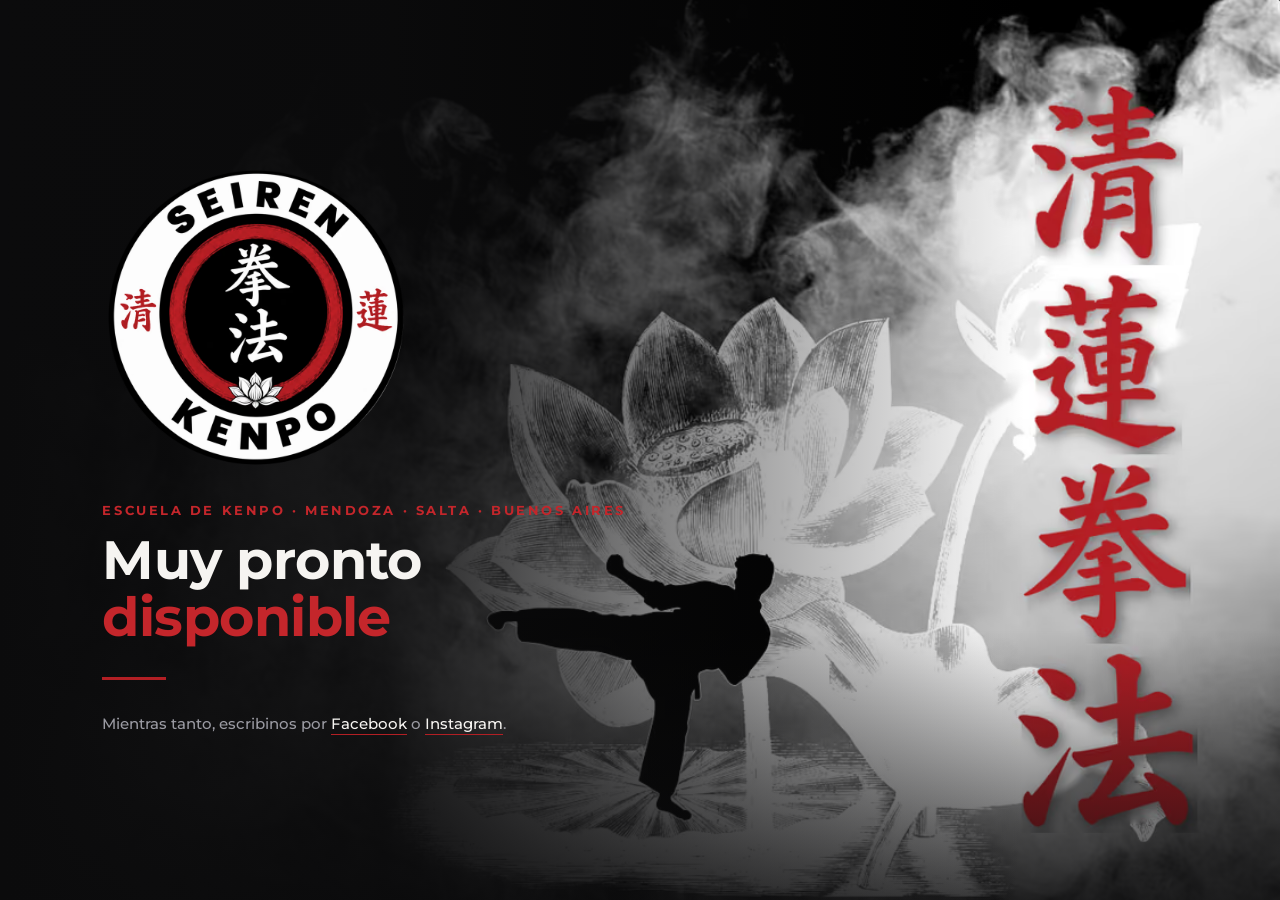
<file: pronto.html>
<!DOCTYPE html>
<html lang="es-AR">
<head>
  <meta charset="UTF-8">
  <meta name="viewport" content="width=device-width, initial-scale=1">
  <title>Seiren Kenpo | Escuela de Kenpo en Mendoza, Salta y Buenos Aires</title>
  <meta name="description" content="Escuela de Kenpo y defensa personal en Mendoza (Godoy Cruz), Salta y Buenos Aires. El sitio nuevo sale muy pronto; escribinos por Facebook o Instagram.">
  <link rel="canonical" href="https://www.seirenkenpo.com.ar/">
  <meta name="robots" content="index, follow">
  <meta name="author" content="Matias P Manchino (DevMapachino)">
  <meta name="theme-color" content="#0B0B0C">

  <meta property="og:type" content="website">
  <meta property="og:site_name" content="Seiren Kenpo">
  <meta property="og:locale" content="es_AR">
  <meta property="og:url" content="https://www.seirenkenpo.com.ar/">
  <meta property="og:title" content="Seiren Kenpo | Escuela de Kenpo en Mendoza, Salta y Buenos Aires">
  <meta property="og:description" content="Escuela de Kenpo y defensa personal. El sitio nuevo sale muy pronto.">
  <meta property="og:image" content="https://www.seirenkenpo.com.ar/assets/img/marca/og-portada.jpg">
  <meta property="og:image:width" content="1200">
  <meta property="og:image:height" content="630">
  <meta name="twitter:card" content="summary_large_image">

  <link rel="icon" type="image/png" sizes="32x32" href="/assets/img/marca/favicon-32.png">
  <link rel="apple-touch-icon" href="/assets/img/marca/apple-touch-icon.png">
  <link rel="preconnect" href="https://fonts.googleapis.com">
  <link rel="preconnect" href="https://fonts.gstatic.com" crossorigin>
  <link rel="stylesheet" href="https://fonts.googleapis.com/css2?family=Montserrat:wght@500;700&display=swap">

  <script type="application/ld+json">
{
  "@context": "https://schema.org",
  "@type": "SportsOrganization",
  "name": "Seiren Kenpo",
  "alternateName": "清蓮拳法",
  "description": "Escuela de artes marciales dedicada a la práctica, la enseñanza y la formación. Defensa personal y formación progresiva en Mendoza, Salta y Buenos Aires.",
  "url": "https://www.seirenkenpo.com.ar/",
  "logo": "https://www.seirenkenpo.com.ar/assets/img/marca/emblema-512.png",
  "image": "https://www.seirenkenpo.com.ar/assets/img/marca/og-portada.jpg",
  "sport": "Artes marciales",
  "areaServed": {
    "@type": "Country",
    "name": "Argentina"
  },
  "memberOf": {
    "@type": "Organization",
    "name": "Unión Americana de Kenpo (UAK)"
  },
  "location": [
    {
      "@type": "SportsActivityLocation",
      "name": "Seiren Kenpo, sede Mendoza",
      "address": {
        "@type": "PostalAddress",
        "streetAddress": "Gutiérrez 935",
        "addressLocality": "Godoy Cruz",
        "addressRegion": "Mendoza",
        "addressCountry": "AR"
      }
    }
  ],
  "sameAs": [
    "https://www.facebook.com/seirenkenpo",
    "https://www.instagram.com/seirenkenpo/"
  ]
}
  </script>

  <style>
    /*-------------------------------MUY PRONTO------------------------------------------*/
    /*cartel mientras se termina el sitio. lo muestra worker.js en los dominios propios*/
    :root {
      --rojo: #B31F24;
      --rojo-letra: #C4262B; /*un toque mas vivo para que se lea sobre negro*/
      --tinta: #0B0B0C;
      --papel: #F6F4F1;
      --humo: #9A9AA2;
    }
    * { box-sizing: border-box; }
    html, body { height: 100%; }
    body {
      margin: 0;
      background: var(--tinta);
      color: var(--papel);
      font-family: "Montserrat", "Segoe UI", Helvetica, Arial, sans-serif;
    }

    /*--------------FONDO----------------------*/
    .fondo, .velo { position: fixed; inset: 0; }
    .fondo img {
      display: block;
      width: 100%;
      height: 100%;
      object-fit: cover;
      object-position: right center;
    }
    /*oscuro a la izquierda para el logo, la foto se ve a la derecha*/
    .velo {
      background:
        linear-gradient(90deg, var(--tinta) 0%, rgba(11,11,12,.92) 30%, rgba(11,11,12,.35) 60%, rgba(11,11,12,0) 80%),
        linear-gradient(0deg, rgba(11,11,12,.8) 0%, rgba(11,11,12,0) 30%);
    }

    /*--------------CARTEL----------------------*/
    .cartel {
      position: relative;
      min-height: 100%;
      display: flex;
      flex-direction: column;
      justify-content: center;
      align-items: flex-start;
      gap: clamp(1rem, 3.5vh, 2.5rem);
      padding: clamp(1.25rem, 5vh, 4rem) clamp(1.25rem, 8vw, 9rem);
    }
    /*el logo y el titulo se achican tambien con el alto (vh): asi entra todo sin scroll
      aunque la pantalla sea bajita (notebook con windows al 125%)*/
    h1 { margin: 0; }
    .logo { width: clamp(9rem, min(30vw, 44vh), 26rem); height: auto; display: block; }
    .ante {
      margin: 0 0 calc(-1 * clamp(0.5rem, 2vh, 1.5rem));
      font-size: 0.8rem;
      font-weight: 700;
      letter-spacing: 0.2em;
      text-transform: uppercase;
      color: var(--rojo-letra);
    }
    .titular {
      margin: 0;
      font-weight: 700;
      font-size: clamp(1.9rem, min(5.2vw, 8.5vh), 4.4rem);
      line-height: 1.05;
      letter-spacing: -0.01em;
    }
    .titular span { display: block; color: var(--rojo-letra); }
    .raya { width: 4rem; height: 3px; background: var(--rojo); border: 0; margin: 0; }
    .redes { margin: 0; font-size: 0.95rem; font-weight: 500; line-height: 1.6; color: var(--humo); }
    .redes a {
      color: var(--papel);
      text-decoration: none;
      border-bottom: 1px solid var(--rojo);
      padding-bottom: 1px;
    }
    .redes a:hover { color: var(--rojo); }
    .redes a:focus-visible { outline: 3px solid var(--rojo); outline-offset: 3px; }

    /*tablet: el logo un poco mas chico asi no se pisa con la silueta*/
    @media (max-aspect-ratio: 3/2) and (min-width: 48.01rem) {
      .logo { width: clamp(9rem, min(24vw, 40vh), 20rem); }
      .titular { font-size: clamp(1.8rem, min(4.4vw, 7.5vh), 3.4rem); }
    }

    /*--------------CELU----------------------*/
    /*el logo y el texto arriba sobre negro, la foto usa lo que sobra abajo (nunca queda atras del texto)*/
    @media (max-width: 48rem) {
      body { display: flex; flex-direction: column; height: auto; min-height: 100vh; min-height: 100dvh; }
      .velo { display: none; }
      .cartel {
        order: 1;
        min-height: 0;
        justify-content: flex-start;
        align-items: center;
        text-align: center;
        gap: clamp(0.9rem, 2.8vh, 1.5rem);
        padding: 6vh 1.25rem 0.5rem;
      }
      .logo { width: min(60vw, 32vh, 18rem); }
      .titular { font-size: clamp(1.8rem, 8.5vw, 2.4rem); }
      .ante { font-size: 0.7rem; letter-spacing: 0.16em; line-height: 1.7; }
      .ante span { display: block; }
      .ante .sep { display: none; }   /*en el celu va en dos renglones*/
      .redes { font-size: 0.9rem; }
      .fondo { order: 2; position: relative; inset: auto; flex: 1 1 auto; min-height: 24vh; }
      .fondo img {
        position: absolute;
        inset: 0;
        object-position: center 75%;
        -webkit-mask-image: linear-gradient(to bottom, transparent 0%, #000 40%);
        mask-image: linear-gradient(to bottom, transparent 0%, #000 40%);
      }
    }
  </style>
</head>
<body>
  <picture class="fondo" aria-hidden="true">
    <source media="(max-width: 48rem)" srcset="/assets/img/graf/portada-chica.avif" type="image/avif">
    <source media="(max-width: 48rem)" srcset="/assets/img/graf/portada-chica.webp" type="image/webp">
    <source srcset="/assets/img/graf/portada.avif" type="image/avif">
    <source srcset="/assets/img/graf/portada.webp" type="image/webp">
    <img src="/assets/img/graf/portada.jpg" alt="" width="1900" height="791" fetchpriority="high">
  </picture>
  <div class="velo" aria-hidden="true"></div>

  <main class="cartel">
    <h1>
      <picture>
        <source srcset="/assets/img/marca/emblema-800.avif" type="image/avif">
        <source srcset="/assets/img/marca/emblema-800.webp" type="image/webp">
        <img class="logo" src="/assets/img/marca/emblema-800.png" alt="Seiren Kenpo" width="800" height="800">
      </picture>
    </h1>
    <p class="ante"><span>Escuela de Kenpo</span><span class="sep"> · </span><span>Mendoza · Salta · Buenos Aires</span></p>
    <p class="titular">Muy pronto <span>disponible</span></p>
    <hr class="raya">
    <p class="redes">
      Mientras tanto, escribinos por
      <a href="https://www.facebook.com/seirenkenpo" target="_blank" rel="noopener noreferrer">Facebook</a>
      o <a href="https://www.instagram.com/seirenkenpo/" target="_blank" rel="noopener noreferrer">Instagram</a>.
    </p>
  </main>
</body>
</html>
</file>
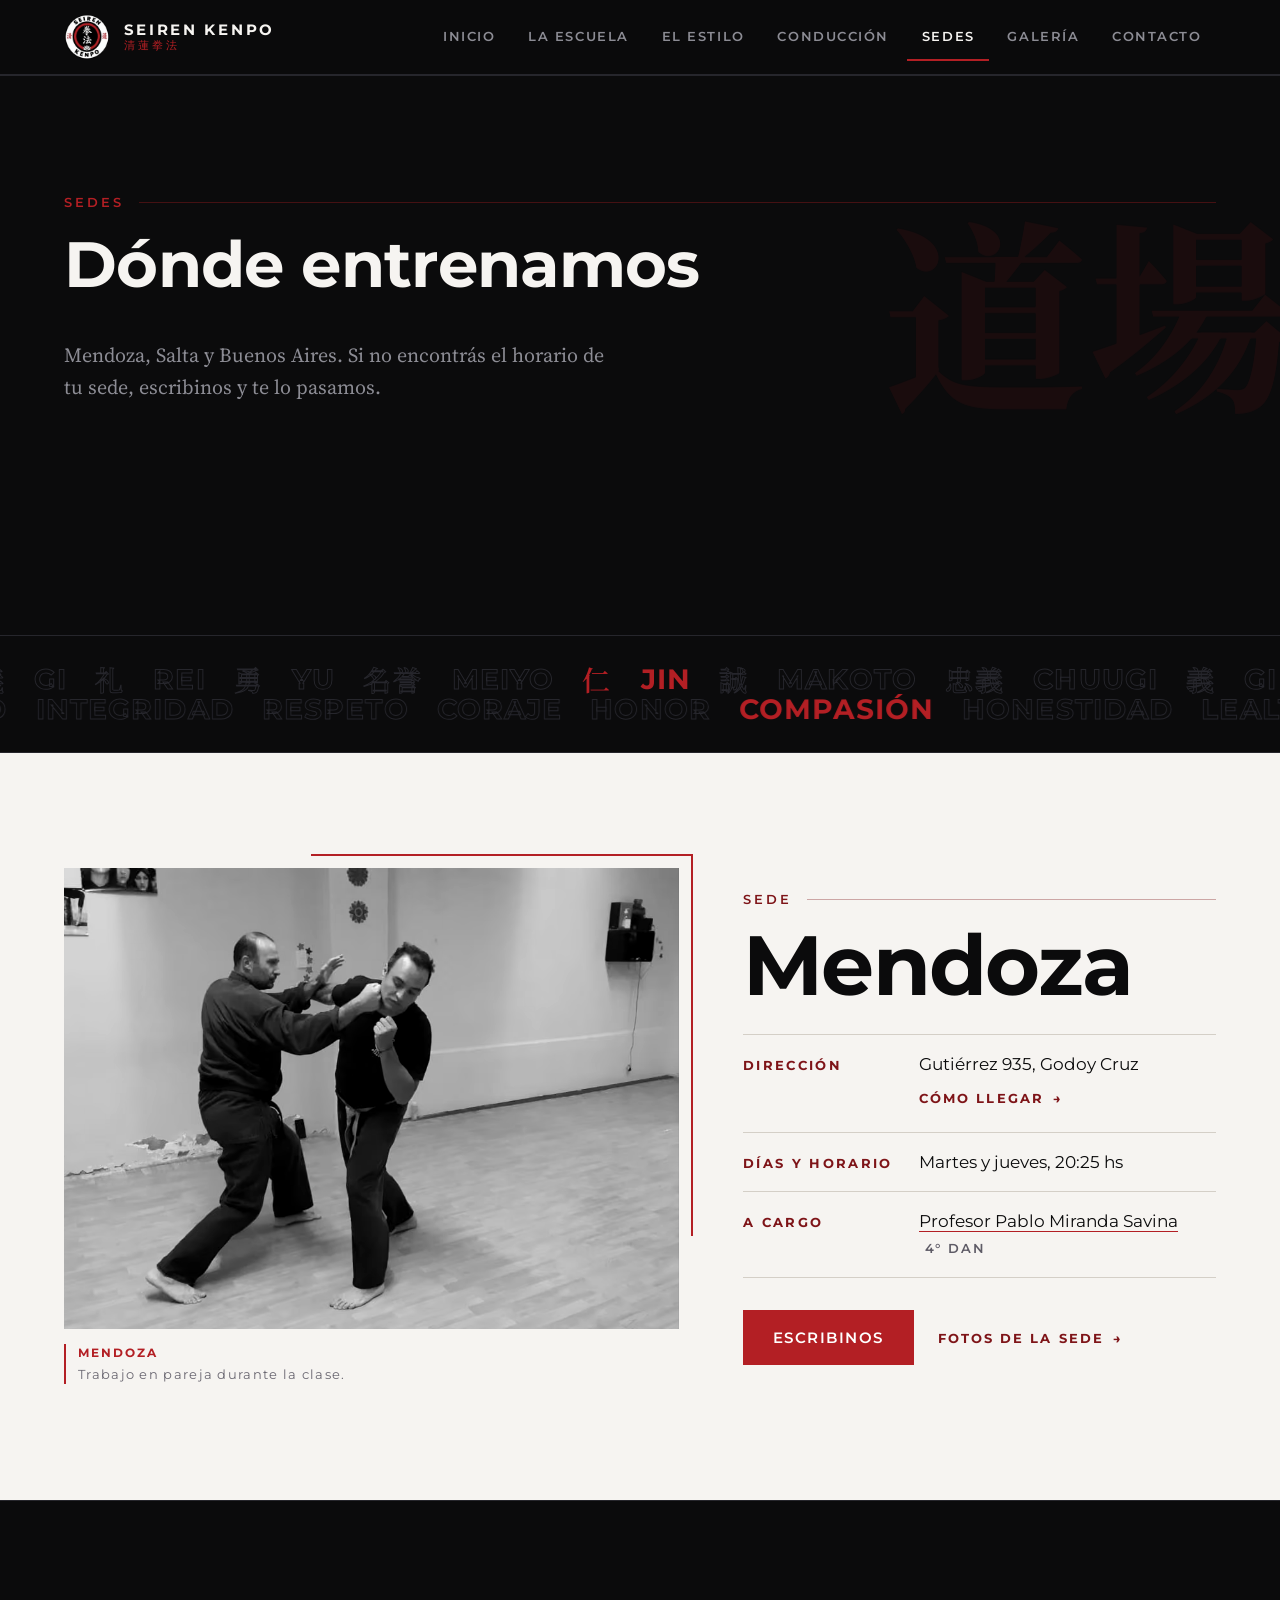
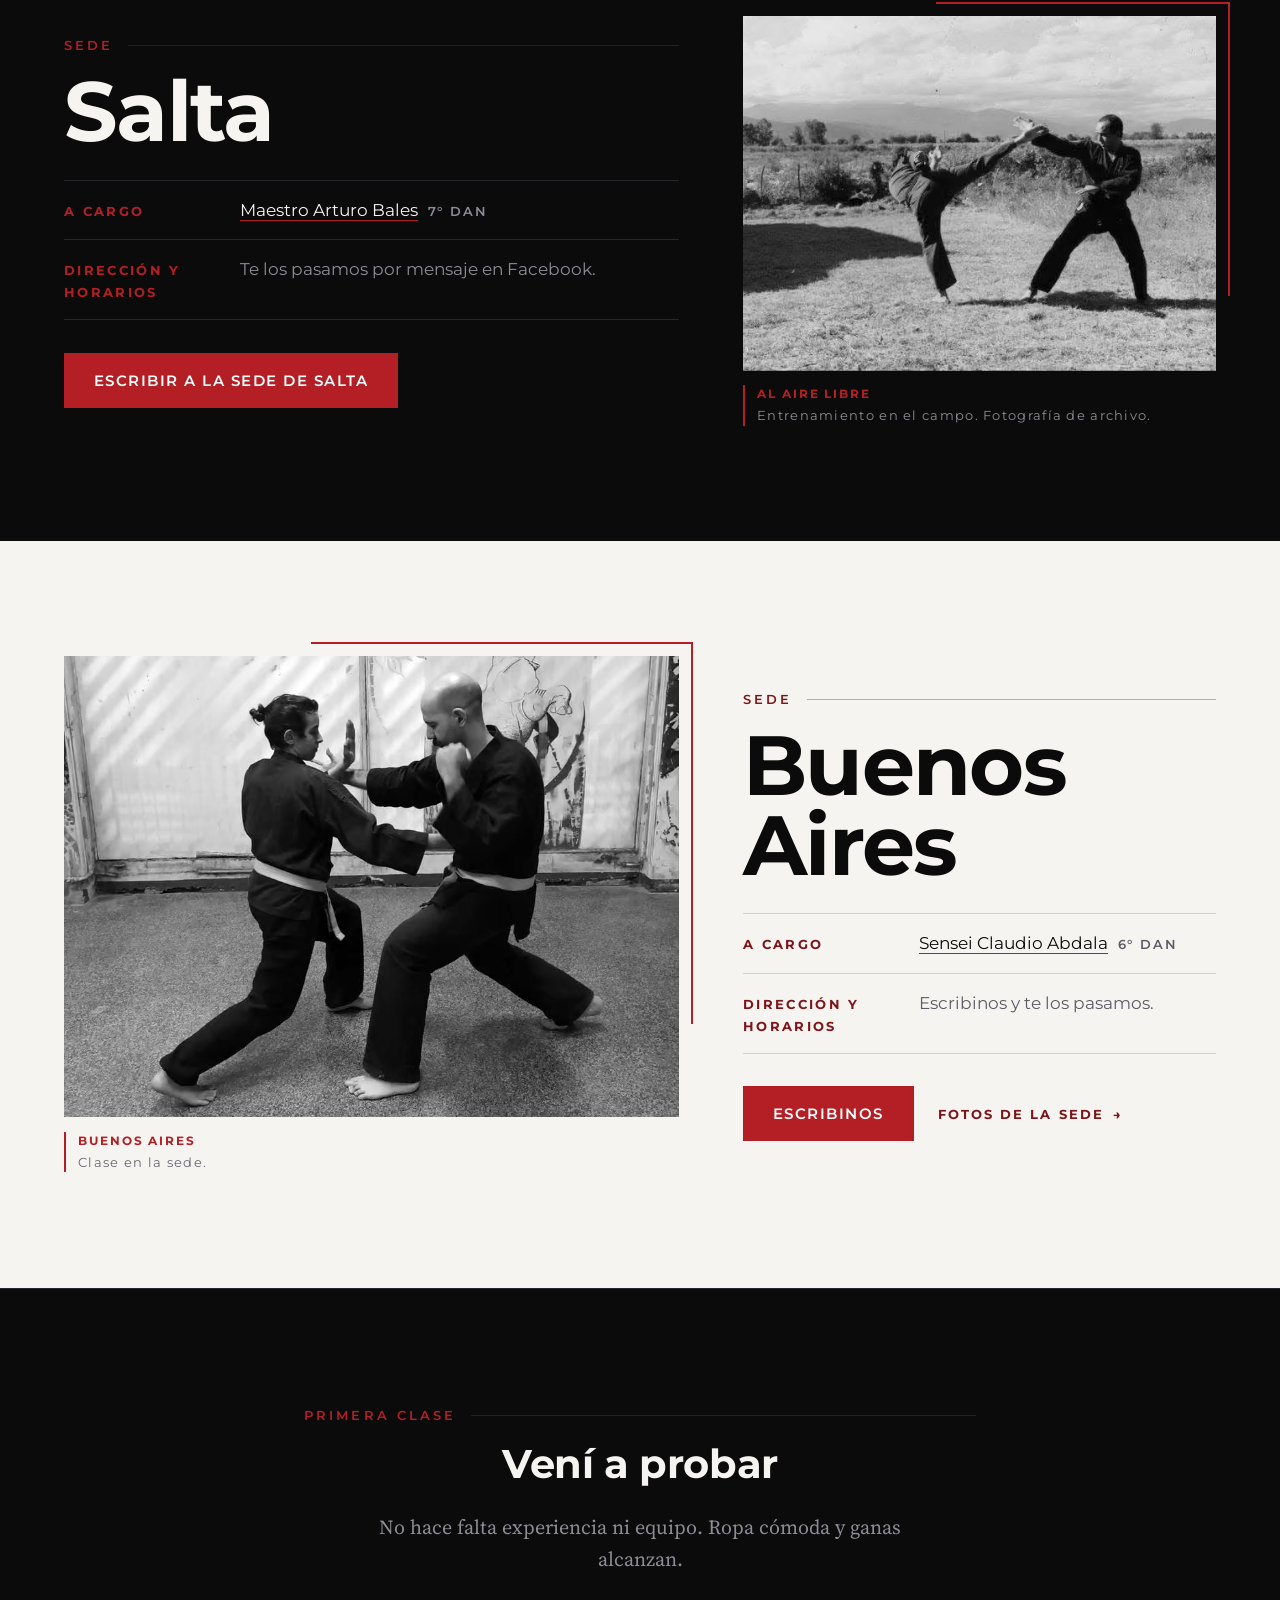
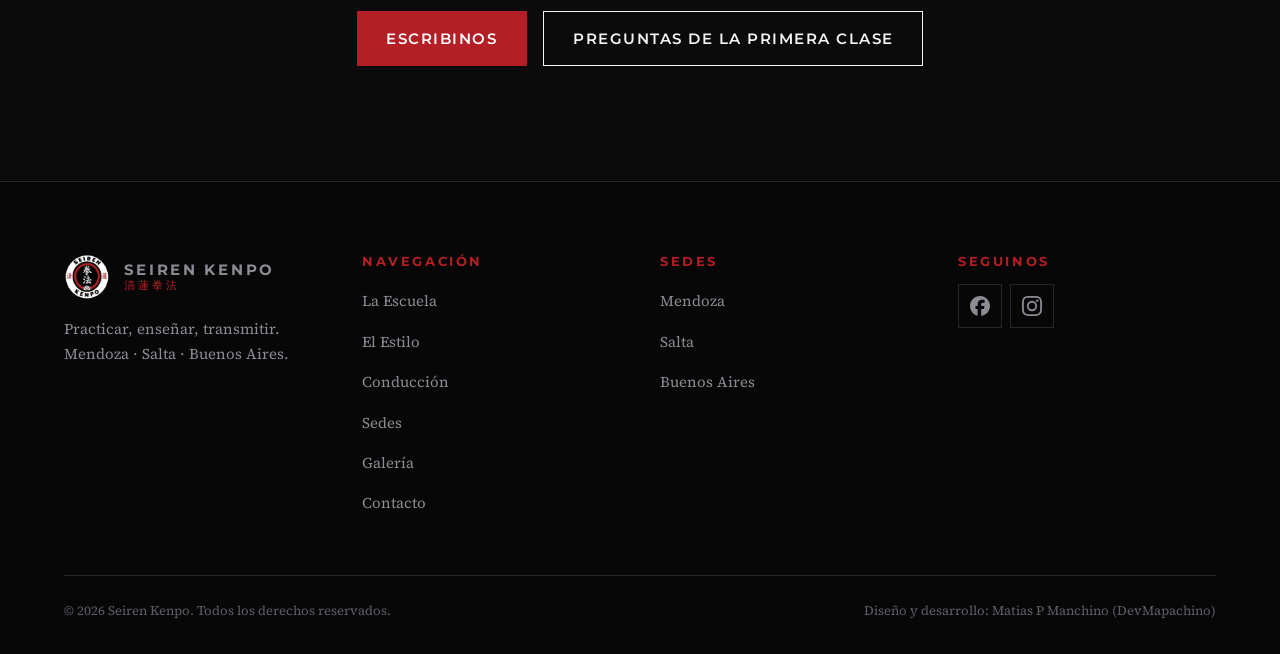
<file: sedes.html>
<!DOCTYPE html>
<html lang="es-AR">
<head>
<!--
  ┌────────────────────────────────────────────────────────────┐
  │   清 蓮 拳 法   ·   SEIREN KENPO                            │
  │   Practicar · Enseñar · Transmitir                          │
  │                                                            │
  │   Desarrollo y diseño                                      │
  │   Manchino, Matías P  ·  DevMapachino                      │
  │   github.com/MatiasManchino                                │
  │                                                            │
  │   Hecho a mano: HTML, CSS y JavaScript nativo.             │
  │   Sin framework, sin constructor de páginas.               │
  │   Más datos en  /humans.txt                                │
  └────────────────────────────────────────────────────────────┘
-->
  <meta charset="UTF-8">
  <meta name="viewport" content="width=device-width, initial-scale=1">

  <title>Sedes en Mendoza, Salta y Buenos Aires | Seiren Kenpo</title>
  <meta name="description" content="Seiren Kenpo entrena en Mendoza (Gutiérrez 935, Godoy Cruz, martes y jueves 20:25), Salta y Buenos Aires. Quién enseña en cada sede y cómo sumarte.">
  <link rel="canonical" href="https://www.seirenkenpo.com.ar/sedes">

  <meta name="author" content="Matias P Manchino (DevMapachino)">
  <meta name="robots" content="index, follow">
  <link rel="author" href="humans.txt">

  <meta property="og:type" content="website">
  <meta property="og:site_name" content="Seiren Kenpo">
  <meta property="og:locale" content="es_AR">
  <meta property="og:url" content="https://www.seirenkenpo.com.ar/sedes">
  <meta property="og:title" content="Sedes en Mendoza, Salta y Buenos Aires | Seiren Kenpo">
  <meta property="og:description" content="Seiren Kenpo entrena en Mendoza (Gutiérrez 935, Godoy Cruz, martes y jueves 20:25), Salta y Buenos Aires. Quién enseña en cada sede y cómo sumarte.">
  <meta property="og:image" content="https://www.seirenkenpo.com.ar/assets/img/marca/og-portada.jpg">
  <meta property="og:image:width" content="1200">
  <meta property="og:image:height" content="630">
  <meta name="twitter:card" content="summary_large_image">

  <meta name="theme-color" content="#0B0B0C">
  <link rel="icon" type="image/png" sizes="32x32" href="assets/img/marca/favicon-32.png">
  <link rel="apple-touch-icon" href="assets/img/marca/apple-touch-icon.png">

  <link rel="preconnect" href="https://fonts.googleapis.com">
  <link rel="preconnect" href="https://fonts.gstatic.com" crossorigin>
  <link rel="stylesheet" href="https://fonts.googleapis.com/css2?family=Montserrat:wght@500;600;700&family=Source+Serif+4:ital,opsz,wght@0,8..60,400;0,8..60,600;1,8..60,400&display=swap">
  <link rel="stylesheet" href="https://fonts.googleapis.com/css2?family=Noto+Serif+JP:wght@600;700&text=%E3%81%88%E3%81%8D%E4%B8%83%E4%B8%8A%E4%B8%8B%E4%B8%AD%E4%BA%8C%E4%BB%81%E4%BD%93%E5%85%AD%E5%8B%87%E5%8F%A4%E5%90%8D%E5%90%B8%E5%91%BC%E5%9B%9B%E5%A0%B4%E5%A3%AB%E5%BF%A0%E6%8B%B3%E6%8D%8C%E6%A7%8B%E6%AD%A6%E6%AE%B5%E6%B3%95%E6%B8%85%E7%A4%BC%E7%A8%BD%E7%AA%81%E7%BE%A9%E8%93%AE%E8%AA%89%E8%AA%A0%E9%81%93&display=swap">
  <link rel="stylesheet" href="assets/css/seiren.css">

  <script type="application/ld+json">
{
  "@context": "https://schema.org",
  "@type": "SportsOrganization",
  "name": "Seiren Kenpo",
  "alternateName": "清蓮拳法",
  "description": "Escuela de artes marciales dedicada a la práctica, la enseñanza y la formación. Defensa personal y formación progresiva en Mendoza, Salta y Buenos Aires.",
  "url": "https://www.seirenkenpo.com.ar/",
  "logo": "https://www.seirenkenpo.com.ar/assets/img/marca/emblema-512.png",
  "image": "https://www.seirenkenpo.com.ar/assets/img/marca/og-portada.jpg",
  "sport": "Artes marciales",
  "areaServed": {
    "@type": "Country",
    "name": "Argentina"
  },
  "memberOf": {
    "@type": "Organization",
    "name": "Unión Americana de Kenpo (UAK)"
  },
  "location": [
    {
      "@type": "SportsActivityLocation",
      "name": "Seiren Kenpo, sede Mendoza",
      "address": {
        "@type": "PostalAddress",
        "streetAddress": "Gutiérrez 935",
        "addressLocality": "Godoy Cruz",
        "addressRegion": "Mendoza",
        "addressCountry": "AR"
      }
    }
  ],
  "sameAs": [
    "https://www.facebook.com/seirenkenpo",
    "https://www.instagram.com/seirenkenpo/"
  ]
}
  </script>
</head>
<body>

<a class="saltar" href="#contenido">Saltar al contenido</a>

<header class="cabecera">
  <div class="contenedor cabecera__fila">
    <a class="marca" href="./">
        <picture>
          <source srcset="assets/img/marca/emblema-128.webp" type="image/webp">
          <img src="assets/img/marca/emblema-128.png" alt="" width="46" height="46">
        </picture>
        <span class="marca__texto">Seiren Kenpo<span>清蓮拳法</span></span>
      </a>

    <button class="menu-boton" type="button" aria-expanded="false"
            aria-controls="nav-principal" aria-label="Abrir el menú">
      <span aria-hidden="true"></span><span aria-hidden="true"></span><span aria-hidden="true"></span>
    </button>

    <nav class="nav" id="nav-principal" aria-label="Navegación principal">
      <a href="./">Inicio</a>
      <a href="escuela">La Escuela</a>
      <a href="estilo">El Estilo</a>
      <a href="conduccion">Conducción</a>
      <a href="sedes" aria-current="page">Sedes</a>
      <a href="galeria">Galería</a>
      <a href="contacto">Contacto</a>
    </nav>
  </div>
  <div class="cabecera__avance" aria-hidden="true"></div>
</header>

<main id="contenido">

  <section class="seccion seccion--borde portadilla">
    <!-- humo de incienso: video de Pixabay (https://pixabay.com/es/videos/fumar-columna-de-humo-bucle-de-humo-335197/). Gracias a su autor. -->
    <video class="humo" muted loop playsinline disablepictureinpicture preload="none" poster="assets/video/humo.jpg" aria-hidden="true" tabindex="-1"><source src="assets/video/humo.mp4" type="video/mp4"></video>
    <span class="kanji deriva" data-deriva="0.22" aria-hidden="true">道場</span>
    <div class="contenedor">
      <p class="antetitulo revela">Sedes</p>
      <h1 class="revela">Dónde entrenamos</h1>
      <p class="bajada revela">
        Mendoza, Salta y Buenos Aires. Si no encontrás el horario de tu sede,
        escribinos y te lo pasamos.
      </p>
    </div>
  </section>

  
  <div class="cinta cinta--doble cinta--densa" aria-hidden="true">
    <div class="cinta__pista"><span class="jp">義</span><span>Gi</span><span class="jp">礼</span><span>Rei</span><span class="jp">勇</span><span>Yu</span><span class="jp">名誉</span><span>Meiyo</span><span class="marcada jp">仁</span><span class="marcada">Jin</span><span class="jp">誠</span><span>Makoto</span><span class="jp">忠義</span><span>Chuugi</span><span class="jp">義</span><span>Gi</span><span class="jp">礼</span><span>Rei</span><span class="jp">勇</span><span>Yu</span><span class="jp">名誉</span><span>Meiyo</span><span class="marcada jp">仁</span><span class="marcada">Jin</span><span class="jp">誠</span><span>Makoto</span><span class="jp">忠義</span><span>Chuugi</span><span class="jp">義</span><span>Gi</span><span class="jp">礼</span><span>Rei</span><span class="jp">勇</span><span>Yu</span><span class="jp">名誉</span><span>Meiyo</span><span class="marcada jp">仁</span><span class="marcada">Jin</span><span class="jp">誠</span><span>Makoto</span><span class="jp">忠義</span><span>Chuugi</span><span class="jp">義</span><span>Gi</span><span class="jp">礼</span><span>Rei</span><span class="jp">勇</span><span>Yu</span><span class="jp">名誉</span><span>Meiyo</span><span class="marcada jp">仁</span><span class="marcada">Jin</span><span class="jp">誠</span><span>Makoto</span><span class="jp">忠義</span><span>Chuugi</span><span class="jp">義</span><span>Gi</span><span class="jp">礼</span><span>Rei</span><span class="jp">勇</span><span>Yu</span><span class="jp">名誉</span><span>Meiyo</span><span class="marcada jp">仁</span><span class="marcada">Jin</span><span class="jp">誠</span><span>Makoto</span><span class="jp">忠義</span><span>Chuugi</span></div><div class="cinta__pista" data-sentido="inverso"><span>Integridad</span><span>Respeto</span><span>Coraje</span><span>Honor</span><span class="marcada">Compasión</span><span>Honestidad</span><span>Lealtad</span><span>Integridad</span><span>Respeto</span><span>Coraje</span><span>Honor</span><span class="marcada">Compasión</span><span>Honestidad</span><span>Lealtad</span><span>Integridad</span><span>Respeto</span><span>Coraje</span><span>Honor</span><span class="marcada">Compasión</span><span>Honestidad</span><span>Lealtad</span><span>Integridad</span><span>Respeto</span><span>Coraje</span><span>Honor</span><span class="marcada">Compasión</span><span>Honestidad</span><span>Lealtad</span><span>Integridad</span><span>Respeto</span><span>Coraje</span><span>Honor</span><span class="marcada">Compasión</span><span>Honestidad</span><span>Lealtad</span></div>
  </div>

  <section class="seccion seccion--papel" id="mendoza">
    <div class="contenedor">
      <div class="duo duo--invertido" style="align-items:center">
        <div class="duo__texto">
          <p class="antetitulo revela">Sede</p>
          <h2 class="sede__nombre revela">Mendoza</h2>
          <dl class="datos" data-escalonar="4">
            <div><dt>Dirección</dt><dd>Gutiérrez 935, Godoy Cruz<br>
                <a class="enlace-flecha" href="https://www.google.com/maps/search/?api=1&query=Guti%C3%A9rrez%20935%2C%20Godoy%20Cruz%2C%20Mendoza%2C%20Argentina" target="_blank" rel="noopener noreferrer">Cómo llegar</a></dd></div>
            <div><dt>Días y horario</dt><dd>Martes y jueves, 20:25 hs</dd></div>
            <div><dt>A cargo</dt><dd><a href="conduccion#miranda-savina">Profesor Pablo Miranda Savina</a> <span class="grado">4°&nbsp;Dan</span></dd></div>
          </dl>
          <p class="revela" style="margin-top:2rem"><a class="boton" href="contacto#sede-mendoza">Escribinos</a>
                <a class="enlace-flecha" href="galeria#mendoza" style="margin-left:1.25rem">Fotos de la sede</a></p>
        </div>
        <figure class="retrato revela revela--cortina">
          <div class="retrato__marco">
            <picture>
          <source srcset="assets/img/fotos/mend10.avif" type="image/avif">
          <source srcset="assets/img/fotos/mend10.webp" type="image/webp">
          <img src="assets/img/fotos/mend10.jpg" alt="Dos practicantes trabajando una defensa durante una clase en Mendoza" loading="lazy" decoding="async" style="aspect-ratio:4/3;object-fit:cover" width="1280" height="720">
        </picture>
          </div>
          <figcaption><strong>Mendoza</strong>Trabajo en pareja durante la clase.</figcaption>
        </figure>
      </div>
    </div>
  </section>

  <section class="seccion seccion--borde" id="salta">
    <div class="contenedor">
      <div class="duo" style="align-items:center">
        <div class="duo__texto">
          <p class="antetitulo revela">Sede</p>
          <h2 class="sede__nombre revela">Salta</h2>
          <dl class="datos" data-escalonar="4">
            <div><dt>A cargo</dt><dd><a href="conduccion#bales">Maestro Arturo Bales</a> <span class="grado">7°&nbsp;Dan</span></dd></div>
            <div><dt>Dirección y horarios</dt><dd><span class="a-consultar">Te los pasamos por mensaje en Facebook.</span></dd></div>
          </dl>
          <p class="revela" style="margin-top:2rem"><a class="boton" href="https://www.facebook.com/seirenkenposalta" target="_blank" rel="noopener noreferrer">Escribir a la sede de Salta</a></p>
        </div>
        <figure class="retrato revela revela--cortina">
          <div class="retrato__marco">
            <picture>
          <source srcset="assets/img/fotos/archi56.avif" type="image/avif">
          <source srcset="assets/img/fotos/archi56.webp" type="image/webp">
          <img src="assets/img/fotos/archi56.jpg" alt="Dos practicantes entrenando al aire libre, con cerros de fondo" loading="lazy" decoding="async" style="aspect-ratio:4/3;object-fit:cover" width="604" height="423">
        </picture>
          </div>
          <figcaption><strong>Al aire libre</strong>Entrenamiento en el campo. Fotografía de archivo.</figcaption>
        </figure>
      </div>
    </div>
  </section>

  <section class="seccion seccion--papel" id="buenos-aires">
    <div class="contenedor">
      <div class="duo duo--invertido" style="align-items:center">
        <div class="duo__texto">
          <p class="antetitulo revela">Sede</p>
          <h2 class="sede__nombre revela">Buenos Aires</h2>
          <dl class="datos" data-escalonar="4">
            <div><dt>A cargo</dt><dd><a href="conduccion#abdala">Sensei Claudio Abdala</a> <span class="grado">6°&nbsp;Dan</span></dd></div>
            <div><dt>Dirección y horarios</dt><dd><span class="a-consultar">Escribinos y te los pasamos.</span></dd></div>
          </dl>
          <p class="revela" style="margin-top:2rem"><a class="boton" href="contacto#sede-buenos-aires">Escribinos</a>
                <a class="enlace-flecha" href="galeria#buenos-aires" style="margin-left:1.25rem">Fotos de la sede</a></p>
        </div>
        <figure class="retrato revela revela--cortina">
          <div class="retrato__marco">
            <picture>
          <source srcset="assets/img/fotos/baires23.avif" type="image/avif">
          <source srcset="assets/img/fotos/baires23.webp" type="image/webp">
          <img src="assets/img/fotos/baires23.jpg" alt="Dos practicantes trabajando una técnica en pareja en la sede de Buenos Aires" loading="lazy" decoding="async" style="aspect-ratio:4/3;object-fit:cover" width="900" height="713">
        </picture>
          </div>
          <figcaption><strong>Buenos Aires</strong>Clase en la sede.</figcaption>
        </figure>
      </div>
    </div>
  </section>

  <section class="seccion seccion--borde">
    <div class="contenedor angosto" style="text-align:center">
      <p class="antetitulo revela" style="justify-content:center">Primera clase</p>
      <h2 class="revela">Vení a probar</h2>
      <p class="bajada revela" style="margin-inline:auto">
        No hace falta experiencia ni equipo. Ropa cómoda y ganas alcanzan.
      </p>
      <p class="revela" style="margin-top:2.25rem;display:flex;gap:1rem;justify-content:center;flex-wrap:wrap">
        <a class="boton" href="contacto">Escribinos</a>
        <a class="boton boton--linea" href="estilo#primera-clase">Preguntas de la primera clase</a>
      </p>
    </div>
  </section>
</main>

<footer class="pie">
  <div class="contenedor">
    <div class="pie__fila">
      <div>
        <a class="marca" href="./">
        <picture>
          <source srcset="assets/img/marca/emblema-128.webp" type="image/webp">
          <img src="assets/img/marca/emblema-128.png" alt="" width="46" height="46">
        </picture>
        <span class="marca__texto">Seiren Kenpo<span>清蓮拳法</span></span>
      </a>
        <p style="color:var(--humo);max-width:30ch;margin-top:1rem">
          Practicar, enseñar, transmitir.<br>Mendoza · Salta · Buenos Aires.
        </p>
      </div>

      <div>
        <h4>Navegación</h4>
        <ul>
          <li><a href="escuela">La Escuela</a></li>
          <li><a href="estilo">El Estilo</a></li>
          <li><a href="conduccion">Conducción</a></li>
          <li><a href="sedes">Sedes</a></li>
          <li><a href="galeria">Galería</a></li>
          <li><a href="contacto">Contacto</a></li>
        </ul>
      </div>

      <div>
        <h4>Sedes</h4>
        <ul>
          <li><a href="sedes#mendoza">Mendoza</a></li>
          <li><a href="sedes#salta">Salta</a></li>
          <li><a href="sedes#buenos-aires">Buenos Aires</a></li>
        </ul>
      </div>

      <div>
        <h4>Seguinos</h4>
        <div class="redes">
          <a href="https://www.facebook.com/seirenkenpo" target="_blank" rel="noopener noreferrer" aria-label="Seiren Kenpo en Facebook"><svg viewBox="0 0 24 24" aria-hidden="true"><title>Facebook</title><path d="M9.101 23.691v-7.98H6.627v-3.667h2.474v-1.58c0-4.085 1.848-5.978 5.858-5.978.401 0 .955.042 1.468.103a8.68 8.68 0 0 1 1.141.195v3.325a8.623 8.623 0 0 0-.653-.036 26.805 26.805 0 0 0-.733-.009c-.707 0-1.259.096-1.675.309a1.686 1.686 0 0 0-.679.622c-.258.42-.374.995-.374 1.752v1.297h3.919l-.386 2.103-.287 1.564h-3.246v8.245C19.396 23.238 24 18.179 24 12.044c0-6.627-5.373-12-12-12s-12 5.373-12 12c0 5.628 3.874 10.35 9.101 11.647Z"/></svg></a>
          <a href="https://www.instagram.com/seirenkenpo/" target="_blank" rel="noopener noreferrer" aria-label="Seiren Kenpo en Instagram"><svg viewBox="0 0 24 24" aria-hidden="true"><title>Instagram</title><path d="M12 2.163c3.204 0 3.584.012 4.85.07 3.252.148 4.771 1.691 4.919 4.919.058 1.265.069 1.645.069 4.849 0 3.205-.012 3.584-.069 4.849-.149 3.225-1.664 4.771-4.919 4.919-1.266.058-1.644.07-4.85.07-3.204 0-3.584-.012-4.849-.07-3.26-.149-4.771-1.699-4.919-4.92-.058-1.265-.07-1.644-.07-4.849 0-3.204.013-3.583.07-4.849.149-3.227 1.664-4.771 4.919-4.919 1.266-.057 1.645-.069 4.849-.069ZM12 0C8.741 0 8.333.014 7.053.072 2.695.272.273 2.69.073 7.052.014 8.333 0 8.741 0 12c0 3.259.014 3.668.072 4.948.2 4.358 2.618 6.78 6.98 6.98C8.333 23.986 8.741 24 12 24c3.259 0 3.668-.014 4.948-.072 4.354-.2 6.782-2.618 6.979-6.98.059-1.28.073-1.689.073-4.948 0-3.259-.014-3.667-.072-4.947-.196-4.354-2.617-6.78-6.979-6.98C15.668.014 15.259 0 12 0Zm0 5.838a6.162 6.162 0 1 0 0 12.324 6.162 6.162 0 0 0 0-12.324ZM12 16a4 4 0 1 1 0-8 4 4 0 0 1 0 8Zm6.406-11.845a1.44 1.44 0 1 0 0 2.881 1.44 1.44 0 0 0 0-2.881Z"/></svg></a>
        </div>
      </div>
    </div>

    <div class="pie__legal">
      <p style="margin:0">© <span data-anio>2026</span> Seiren Kenpo. Todos los derechos reservados.</p>
      <p style="margin:0">Diseño y desarrollo: Matias P Manchino (DevMapachino)</p>
    </div>
  </div>
</footer>

<script src="assets/js/seiren.js" defer></script>
</body>
</html>
</file>
<file: assets/css/seiren.css>
/*-------------------------------SEIREN KENPO------------------------------------------*/
/* rojo #B31F24 · negro · blanco · Montserrat (manual de marca) */

/*--------------TOKENS----------------------*/
:root {
  /*marca*/
  --rojo:        #B31F24;
  --rojo-hondo:  #7E1418;
  --rojo-tenue:  rgba(179, 31, 36, 0.12);

  /*neutros*/
  --tinta:       #0B0B0C;
  --tinta-suave: #16161A;
  --tinta-borde: #26262C;
  --humo:        #8C8C94;
  --papel:       #F6F4F1;
  --papel-hondo: #E8E4DE;
  --papel-borde: #D4CFC7;

  /*tipografia*/
  --display: "Montserrat", "Segoe UI", Helvetica, Arial, sans-serif;
  --texto:   "Source Serif 4", Georgia, "Times New Roman", serif;

  /*escala de letras*/
  --t-xs:   0.8125rem;
  --t-sm:   0.9375rem;
  --t-base: 1.0625rem;
  --t-lg:   1.25rem;
  --t-xl:   1.5rem;
  --t-2xl:  clamp(1.75rem, 3.2vw, 2.5rem);
  --t-3xl:  clamp(2.25rem, 5.5vw, 4rem);

  /*el margen lateral va como padding, no restando del ancho*/
  --margen:  clamp(1.25rem, 4vw, 2.5rem);
  --ancho:   72rem;
  --angosto: 42rem;
  --aire:    clamp(4rem, 9vw, 8rem);
}

/*--------------BASE----------------------*/
*, *::before, *::after { box-sizing: border-box; }

html { scroll-behavior: smooth; }
@media (prefers-reduced-motion: reduce) { html { scroll-behavior: auto; } }

body {
  margin: 0;
  background: var(--tinta);
  color: var(--papel);
  font-family: var(--texto);
  font-size: var(--t-base);
  line-height: 1.7;
  -webkit-font-smoothing: antialiased;
  text-rendering: optimizeLegibility;
}

/*sin height:auto las fotos se deforman con el height del html*/
img, picture, svg { max-width: 100%; height: auto; display: block; }

a { color: inherit; }

::selection { background: var(--rojo); color: #fff; }

/*foco visible*/
:focus-visible {
  outline: 3px solid var(--rojo);
  outline-offset: 3px;
  border-radius: 2px;
}
.seccion--papel :focus-visible { outline-color: var(--rojo-hondo); }

/*--------------UTILIDADES----------------------*/
.contenedor {
  width: 100%;
  max-width: calc(var(--ancho) + var(--margen) * 2);
  margin-inline: auto;
  padding-inline: var(--margen);
}
/*mas angosto*/
.contenedor.angosto { max-width: calc(var(--angosto) + var(--margen) * 2); }
/*adentro de otro contenedor el margen ya lo pone el padre*/
.contenedor .angosto { max-width: var(--angosto); padding-inline: 0; }

.solo-lectores {
  position: absolute; width: 1px; height: 1px;
  padding: 0; margin: -1px; overflow: hidden;
  clip-path: inset(50%); white-space: nowrap; border: 0;
}

/*cruz de fallecido al lado del nombre*/
.fallecido { margin-left: 0.25em; font-weight: 400; white-space: nowrap; }

.saltar {
  position: absolute; left: -9999px; top: 0; z-index: 200;
  background: var(--rojo); color: #fff;
  padding: 0.9rem 1.4rem;
  font-family: var(--display); font-weight: 600;
  letter-spacing: 0.08em; text-transform: uppercase;
  font-size: var(--t-sm); text-decoration: none;
}
.saltar:focus { left: 0; }

/*--------------TIPOGRAFÍA----------------------*/
h1, h2, h3, h4 {
  font-family: var(--display);
  font-weight: 700;
  line-height: 1.12;
  letter-spacing: -0.01em;
  text-wrap: balance;
  margin: 0 0 0.6em;
}
h1 { font-size: var(--t-3xl); }
h2 { font-size: var(--t-2xl); }
h3 { font-size: var(--t-xl); }

p { margin: 0 0 1.2em; }
p:last-child { margin-bottom: 0; }

/*antetitulo*/
.antetitulo {
  font-family: var(--display);
  font-size: var(--t-xs);
  font-weight: 600;
  letter-spacing: 0.24em;
  text-transform: uppercase;
  color: var(--rojo);
  margin: 0 0 1rem;
  display: flex;
  align-items: center;
  gap: 0.9rem;
}
.antetitulo::after {
  content: "";
  height: 1px;
  flex: 1;
  background: currentColor;
  opacity: 0.35;
}

.bajada {
  font-size: var(--t-lg);
  line-height: 1.6;
  color: var(--humo);
  max-width: 54ch;
}
.seccion--papel .bajada { color: #55525C; }

/*kanji de fondo*/
.kanji {
  font-size: clamp(5rem, 16vw, 13rem);
  line-height: 1;
  color: var(--rojo);
  opacity: 0.09;
  position: absolute;
  user-select: none;
  pointer-events: none;
  font-family: "Noto Serif JP", var(--texto);
  font-weight: 700;
}

/*--------------SECCIONES----------------------*/
.seccion {
  padding-block: var(--aire);
  position: relative;
  /*OJO: clip y no hidden, con hidden deja de andar el sticky*/
  overflow: hidden;
  overflow: clip;
}
.seccion--papel {
  background: var(--papel);
  color: var(--tinta);
}
.seccion--papel .antetitulo { color: var(--rojo-hondo); }
.seccion--borde { border-top: 1px solid var(--tinta-borde); }

/*--------------PORTADILLA----------------------*/
/*encabezado de las paginas interiores, todas del mismo alto*/
.portadilla {
  /*alto fijo en rem, con vh contacto quedaba mas alta que las otras*/
  min-height: 30rem;
  display: flex;
  flex-direction: column;
  justify-content: flex-start;
}
.portadilla .kanji { right: -1%; top: 14%; }
@media (min-width: 48rem) { .portadilla { min-height: 35rem; } }

/*--------------BOTONES----------------------*/
.boton {
  display: inline-flex;
  align-items: center;
  justify-content: center;
  gap: 0.6rem;
  min-height: 48px;
  padding: 0.85rem 1.8rem;
  font-family: var(--display);
  font-size: var(--t-sm);
  font-weight: 600;
  letter-spacing: 0.1em;
  text-transform: uppercase;
  text-decoration: none;
  border: 1px solid transparent;
  background: var(--rojo);
  color: #fff;
  transition: background 200ms ease, color 200ms ease, border-color 200ms ease;
}
.boton:hover { background: var(--rojo-hondo); }

.boton--linea {
  background: transparent;
  border-color: currentColor;
  color: inherit;
}
.boton--linea:hover {
  background: var(--rojo);
  border-color: var(--rojo);
  color: #fff;
}

/*--------------CABECERA Y NAVEGACIÓN----------------------*/
.cabecera {
  position: sticky;
  top: 0;
  z-index: 100;
  background: rgba(11, 11, 12, 0.92);
  backdrop-filter: blur(10px);
  border-bottom: 1px solid var(--tinta-borde);
}
.cabecera__fila {
  display: flex;
  align-items: center;
  justify-content: space-between;
  gap: 1.5rem;
  min-height: 74px;
}

.marca {
  display: flex;
  align-items: center;
  gap: 0.85rem;
  text-decoration: none;
  color: var(--papel);
}
.marca img { width: 46px; height: 46px; }
.marca__texto {
  font-family: var(--display);
  font-weight: 700;
  font-size: var(--t-sm);
  letter-spacing: 0.18em;
  text-transform: uppercase;
  line-height: 1.2;
}
.marca__texto span {
  display: block;
  font-weight: 500;
  font-size: 0.6875rem;
  letter-spacing: 0.3em;
  color: var(--rojo);
}

.nav { display: flex; align-items: center; gap: 0.25rem; }
.nav a {
  white-space: nowrap;
  font-family: var(--display);
  font-size: var(--t-xs);
  font-weight: 600;
  letter-spacing: 0.12em;
  text-transform: uppercase;
  text-decoration: none;
  padding: 0.75rem 0.9rem;
  min-height: 44px;
  display: inline-flex;
  align-items: center;
  color: var(--humo);
  border-bottom: 2px solid transparent;
  transition: color 180ms ease, border-color 180ms ease;
}
.nav a:hover { color: var(--papel); }
.nav a[aria-current="page"] {
  color: var(--papel);
  border-bottom-color: var(--rojo);
}

/*boton hamburguesa*/
.menu-boton {
  display: none;
  width: 44px; height: 44px;
  padding: 0;
  background: none;
  border: 1px solid var(--tinta-borde);
  cursor: pointer;
  position: relative;
}
.menu-boton span {
  position: absolute;
  left: 11px;
  width: 22px; height: 2px;
  background: var(--papel);
  transition: transform 260ms ease, opacity 200ms ease;
}
.menu-boton span:nth-child(1) { top: 15px; }
.menu-boton span:nth-child(2) { top: 21px; }
.menu-boton span:nth-child(3) { top: 27px; }
.menu-boton[aria-expanded="true"] span:nth-child(1) { transform: translateY(6px) rotate(45deg); }
.menu-boton[aria-expanded="true"] span:nth-child(2) { opacity: 0; }
.menu-boton[aria-expanded="true"] span:nth-child(3) { transform: translateY(-6px) rotate(-45deg); }

/*--------------PORTADA----------------------*/
.portada {
  position: relative;
  display: grid;
  align-items: start;           /*arriba, como en las interiores*/
  min-height: min(82vh, 760px);
  padding-block: var(--aire);   /*mismo relleno que .seccion*/
  overflow: hidden;
  background:
    radial-gradient(ellipse 70% 90% at 78% 45%, rgba(179,31,36,0.16), transparent 62%),
    linear-gradient(160deg, #101014 0%, var(--tinta) 55%, #08080A 100%);
}
/*foto de fondo como img para poder usar avif/webp*/
.portada__fondo {
  position: absolute;
  /*sobra arriba y abajo por la deriva*/
  inset: -7% 0;
  z-index: 0;
  pointer-events: none;
}
.portada__fondo img {
  /*pantalla ancha: ajusta al ancho asi el loto no queda abajo del texto*/
  position: absolute;
  right: 0;
  top: 50%;
  width: 100%;
  min-width: 68rem;          /*tablet*/
  height: auto;
  transform: translateY(-50%);
  /*fundido con el negro arriba y abajo*/
  -webkit-mask-image: linear-gradient(180deg, transparent 0, #000 16%, #000 84%, transparent 100%);
          mask-image: linear-gradient(180deg, transparent 0, #000 16%, #000 84%, transparent 100%);
}
.portada__velo {
  position: absolute;
  inset: 0;
  z-index: 0;
  pointer-events: none;
  background:
    linear-gradient(90deg,
      var(--tinta) 0%,
      rgba(11, 11, 12, 0.94) 30%,
      rgba(11, 11, 12, 0.55) 58%,
      rgba(11, 11, 12, 0.10) 100%),
    linear-gradient(0deg, var(--tinta) 0%, rgba(11, 11, 12, 0) 30%);
}
/*velo mas largo en tablet*/
@media (min-width: 48.01rem) and (max-width: 75rem) {
  .portada__velo {
    background:
      linear-gradient(90deg,
        var(--tinta) 0%,
        rgba(11, 11, 12, 0.93) 42%,
        rgba(11, 11, 12, 0.78) 62%,
        rgba(11, 11, 12, 0.20) 82%,
        rgba(11, 11, 12, 0.05) 100%),
      linear-gradient(0deg, var(--tinta) 0%, rgba(11, 11, 12, 0) 30%);
  }
}

/*celu: el velo pasa a vertical*/
@media (max-width: 48rem) {
  .portada__velo {
    background:
      linear-gradient(180deg,
        rgba(11, 11, 12, 0.92) 0%,
        rgba(11, 11, 12, 0.80) 45%,
        rgba(11, 11, 12, 0.35) 78%,
        var(--tinta) 100%);
  }
  /*celu: foto entera (version chica)*/
  .portada__fondo img {
    top: 0;
    width: 100%;
    min-width: 0;
    height: 100%;
    transform: none;
    object-fit: cover;
    object-position: right center;
    -webkit-mask-image: none;
            mask-image: none;
  }
}

.portada__enso {
  position: absolute;
  right: -6%;
  top: 50%;
  transform: translateY(-50%);
  width: min(58vw, 620px);
  opacity: 0.5;
  pointer-events: none;
}
/*con foto no hace falta el degradado*/
.portada--foto { background: var(--tinta); }

.portada__cuerpo { position: relative; z-index: 1; max-width: 46rem; }
.portada h1 { margin-bottom: 0.4em; }
.portada h1 .linea2 {
  display: block;
  color: var(--rojo);
}
.portada__acciones {
  display: flex;
  flex-wrap: wrap;
  gap: 1rem;
  margin-top: 2.2rem;
}

/*--------------REJILLAS----------------------*/
.rejilla {
  display: grid;
  gap: clamp(1.5rem, 3vw, 2.5rem);
}
.rejilla--2 { grid-template-columns: repeat(auto-fit, minmax(19rem, 1fr)); }
.rejilla--3 { grid-template-columns: repeat(auto-fit, minmax(16rem, 1fr)); }
/*preguntas de la primera clase: nunca mas de 2 por fila (son 8, quedan parejas)*/
@media (min-width: 60rem) { .preguntas { grid-template-columns: 1fr 1fr; } }

/*--------------FICHA (CONDUCCIÓN, SEDES)----------------------*/
.ficha {
  border: 1px solid var(--tinta-borde);
  padding: 2rem;
  position: relative;
  background: var(--tinta-suave);
}
.seccion--papel .ficha {
  border-color: var(--papel-borde);
  background: #fff;
}
.ficha__grado {
  font-family: var(--display);
  font-size: var(--t-xs);
  font-weight: 700;
  letter-spacing: 0.18em;
  text-transform: uppercase;
  color: var(--rojo);
  display: block;
  margin-bottom: 0.5rem;
}
.ficha h3 { margin-bottom: 0.35em; }
.ficha__rol {
  font-family: var(--display);
  font-size: var(--t-sm);
  color: var(--humo);
  letter-spacing: 0.04em;
}
.seccion--papel .ficha__rol { color: #6A6771; }

/*--------------LÍNEA DE TIEMPO DEL LINAJE----------------------*/
.linea-tiempo {
  list-style: none;
  margin: 0;
  padding: 0;
  position: relative;
}
.linea-tiempo::before {
  content: "";
  position: absolute;
  left: 7px; top: 8px; bottom: 8px;
  width: 1px;
  background: var(--papel-borde);
}
.seccion:not(.seccion--papel) .linea-tiempo::before { background: var(--tinta-borde); }

.hito {
  position: relative;
  padding-left: 2.75rem;
  padding-bottom: 2.5rem;
}
.hito:last-child { padding-bottom: 0; }
.hito::before {
  content: "";
  position: absolute;
  left: 0; top: 7px;
  width: 15px; height: 15px;
  border-radius: 50%;
  background: var(--papel);
  border: 3px solid var(--rojo);
}
.seccion:not(.seccion--papel) .hito::before { background: var(--tinta); }

.hito__año {
  font-family: var(--display);
  font-size: var(--t-xs);
  font-weight: 700;
  letter-spacing: 0.2em;
  color: var(--rojo);
  display: block;
  margin-bottom: 0.3rem;
}
.hito h3 { font-size: var(--t-lg); margin-bottom: 0.3em; }

/*--------------CITA----------------------*/
.cita {
  border-left: 3px solid var(--rojo);
  padding-left: clamp(1.25rem, 3vw, 2rem);
  margin: 0;
  font-size: var(--t-lg);
  font-style: italic;
  line-height: 1.6;
}
.cita cite {
  display: block;
  margin-top: 1rem;
  font-family: var(--display);
  font-size: var(--t-xs);
  font-style: normal;
  font-weight: 600;
  letter-spacing: 0.16em;
  text-transform: uppercase;
  color: var(--humo);
}
.seccion--papel .cita cite { color: #6A6771; }

/*--------------PIE----------------------*/
.pie {
  background: #070708;
  border-top: 1px solid var(--tinta-borde);
  padding-block: clamp(3rem, 6vw, 4.5rem) 2rem;
  font-size: var(--t-sm);
}
.pie__fila {
  display: grid;
  gap: 2.5rem;
  grid-template-columns: repeat(auto-fit, minmax(14rem, 1fr));
}
.pie h4 {
  font-size: var(--t-xs);
  letter-spacing: 0.2em;
  text-transform: uppercase;
  color: var(--rojo);
  margin-bottom: 1rem;
}
.pie ul { list-style: none; margin: 0; padding: 0; }
.pie li { margin-bottom: 0.4rem; }
.pie a { color: var(--humo); text-decoration: none; }
.pie a:hover { color: var(--papel); text-decoration: underline; text-underline-offset: 3px; }

.redes { display: flex; gap: 0.5rem; }
.redes a {
  width: 44px; height: 44px;
  display: inline-flex;
  align-items: center;
  justify-content: center;
  border: 1px solid var(--tinta-borde);
  color: var(--humo);
  transition: color 180ms ease, border-color 180ms ease;
}
.redes a:hover { color: var(--rojo); border-color: var(--rojo); }
.redes svg { width: 20px; height: 20px; fill: currentColor; }

.pie__legal {
  margin-top: 3rem;
  padding-top: 1.5rem;
  border-top: 1px solid var(--tinta-borde);
  display: flex;
  flex-wrap: wrap;
  gap: 0.75rem 2rem;
  justify-content: space-between;
  color: #5E5E66;
  font-size: var(--t-xs);
}

/*-------------------------------MOVIMIENTO------------------------------------------*/
/*todo arranca visible (lo esconde .js), nada se mueve solo, reduced-motion apaga todo al final*/

/*--------------REVELADO AL ENTRAR EN PANTALLA----------------------*/
.js .revela {
  opacity: 0;
  transform: translateY(22px);
  transition:
    opacity   700ms cubic-bezier(0.22, 0.61, 0.36, 1),
    transform 700ms cubic-bezier(0.22, 0.61, 0.36, 1),
    clip-path 900ms cubic-bezier(0.65, 0, 0.35, 1);
  transition-delay: calc(var(--r, 0) * 90ms);
  will-change: opacity, transform;
}
.js .revela.visible { opacity: 1; transform: none; }

/*variantes de entrada*/
.js .revela--izq    { transform: translateX(-32px); }
.js .revela--der    { transform: translateX(32px); }
.js .revela--escala { transform: scale(0.94); }

/*cortina. OJO: el clip va en el marco de adentro, si va en el que mira el observer nunca aparece*/
.js .revela--cortina { opacity: 1; transform: none; }
.js .revela--cortina .retrato__marco {
  clip-path: inset(0 100% 0 0);
  transition: clip-path 900ms cubic-bezier(0.65, 0, 0.35, 1);
  transition-delay: calc(var(--r, 0) * 90ms);
}
.js .revela--cortina.visible .retrato__marco { clip-path: inset(0 0 0 0); }

/*--------------DERIVA (paralaje)----------------------*/
/*el js escribe --desliz segun el scroll, solo en cosas decorativas*/
.deriva { transform: translate3d(0, var(--desliz, 0px), 0); will-change: transform; }
.portada__enso.deriva {
  transform: translateY(-50%) translate3d(0, var(--desliz, 0px), 0) rotate(var(--giro, 0deg));
}

/*--------------ENTRADA DE LA PORTADA----------------------*/
.js .portada h1,
.js .portada .antetitulo,
.js .portada .bajada,
.js .portada .portada__acciones {
  opacity: 0;
  transform: translateY(26px);
  transition: opacity 850ms ease, transform 850ms cubic-bezier(0.22, 0.61, 0.36, 1);
}
.js .portada .antetitulo      { transition-delay:  60ms; }
.js .portada h1               { transition-delay: 160ms; }
.js .portada .bajada          { transition-delay: 300ms; }
.js .portada .portada__acciones { transition-delay: 420ms; }
.js .portada.entrada h1,
.js .portada.entrada .antetitulo,
.js .portada.entrada .bajada,
.js .portada.entrada .portada__acciones { opacity: 1; transform: none; }

.js .portada__enso {
  opacity: 0;
  transition: opacity 1600ms ease 200ms;
}
.js .portada.entrada .portada__enso { opacity: 0.5; }

/*--------------CABECERA QUE SE COMPACTA----------------------*/
.cabecera__fila { transition: min-height 260ms ease; }
.marca img      { transition: width 260ms ease, height 260ms ease; }
.cabecera--compacta .cabecera__fila { min-height: 58px; }
.cabecera--compacta .marca img      { width: 36px; height: 36px; }

/*barra de progreso*/
.cabecera__avance {
  position: absolute;
  left: 0; right: 0; bottom: -1px;
  height: 2px;
  background: var(--rojo);
  transform: scaleX(var(--avance, 0));
  transform-origin: 0 50%;
  transition: transform 90ms linear;
  pointer-events: none;
}

/*--------------CINTA----------------------*/
/*se mueve con el scroll, si la pagina esta quieta la cinta tambien*/
.cinta {
  overflow: hidden;
  border-block: 1px solid var(--tinta-borde);
  padding-block: clamp(1.1rem, 2.5vw, 1.8rem);
  user-select: none;
}
.seccion--papel .cinta { border-block-color: var(--papel-borde); }
.cinta__pista {
  display: flex;
  gap: 2.5rem;
  width: max-content;
  transform: translate3d(var(--corrimiento, 0px), 0, 0);
  will-change: transform;
}
.cinta__pista span {
  font-family: var(--display);
  font-weight: 700;
  font-size: clamp(1.5rem, 4.5vw, 3rem);
  letter-spacing: 0.04em;
  text-transform: uppercase;
  line-height: 1;
  color: var(--tinta-borde);
  white-space: nowrap;
}
.seccion--papel .cinta__pista span { color: var(--papel-borde); }

/*palabras en contorno (si no hay soporte quedan grises)*/
@supports (-webkit-text-stroke: 1px red) {
  .cinta__pista span {
    color: transparent;
    -webkit-text-stroke: 1px var(--tinta-borde);
  }
  .seccion--papel .cinta__pista span { -webkit-text-stroke-color: var(--papel-borde); }
}

/*la marcada va en rojo*/
.cinta__pista span.marcada {
  color: var(--rojo);
  -webkit-text-stroke: 0;
}

/*kanji sin versalitas*/
.cinta__pista span.jp {
  font-family: "Noto Serif JP", var(--texto);
  text-transform: none;
  letter-spacing: 0.08em;
  font-weight: 600;
}

/*cinta doble, una pista para cada lado*/
.cinta--doble .cinta__pista + .cinta__pista { margin-top: 0.15em; }
.cinta--densa .cinta__pista span { font-size: clamp(1rem, 2.6vw, 1.75rem); }
.cinta--densa .cinta__pista { gap: 1.75rem; }

/*--------------UN SOLO INTERRUPTOR PARA APAGAR TODO----------------------*/
@media (prefers-reduced-motion: reduce) {
  .js .revela,
  .js .revela--cortina .retrato__marco,
  .js .portada h1, .js .portada .antetitulo,
  .js .portada .bajada, .js .portada .portada__acciones {
    opacity: 1 !important;
    transform: none !important;
    clip-path: none !important;
    transition: none !important;
  }
  .js .portada__enso { opacity: 0.5; transition: none; }
  .deriva, .portada__enso.deriva { transform: translateY(0); }
  .portada__enso.deriva { transform: translateY(-50%); }
  .cinta__pista { transform: none; }
  .cabecera__fila, .marca img { transition: none; }
}

/*--------------MÓVIL----------------------*/
/*hamburguesa debajo de 68rem, a 1024px se partian "La Escuela" y "El Estilo"*/
@media (max-width: 68rem) {
  .menu-boton { display: block; }
  .nav {
    position: fixed;
    inset: 74px 0 auto 0;
    flex-direction: column;
    align-items: stretch;
    gap: 0;
    background: var(--tinta);
    border-bottom: 1px solid var(--tinta-borde);
    padding: 0.5rem 1.25rem 1.5rem;
    transform: translateY(-120%);
    transition: transform 300ms ease;
    max-height: calc(100vh - 74px);
    overflow-y: auto;
  }
  .nav[data-abierto="true"] { transform: none; }
  .nav a {
    border-bottom: 1px solid var(--tinta-borde);
    border-left: 3px solid transparent;
    padding: 1.1rem 0.75rem;
    font-size: var(--t-sm);
  }
  .nav a[aria-current="page"] {
    border-bottom-color: var(--tinta-borde);
    border-left-color: var(--rojo);
  }
  @media (prefers-reduced-motion: reduce) {
    .nav { transition: none; }
  }
}

@media (max-width: 40rem) {
  .portada__enso { opacity: 0.3; right: -25%; }
  .ficha { padding: 1.5rem; }
}

/*links del pie mas altos para tocarlos con el dedo*/
.pie li a {
  display: inline-flex;
  align-items: center;
  min-height: 34px;
  padding-block: 0.15rem;
}
@media (max-width: 40rem) {
  .pie li a { min-height: 44px; }
  .pie li { margin-bottom: 0; }
}

/*-------------------------------COMPONENTES------------------------------------------*/

/*--------------LISTA NUMERADA----------------------*/
.numerada { counter-reset: n; margin: 0; padding: 0; list-style: none; }

.numerada > li {
  counter-increment: n;
  display: grid;
  grid-template-columns: minmax(4.5rem, 7rem) 1fr;
  gap: clamp(1rem, 3vw, 2.5rem);
  padding-block: clamp(1.75rem, 4vw, 2.75rem);
  border-top: 1px solid var(--tinta-borde);
  align-items: start;
}
.seccion--papel .numerada > li { border-top-color: var(--papel-borde); }
.numerada > li:last-child { border-bottom: 1px solid var(--tinta-borde); }
.seccion--papel .numerada > li:last-child { border-bottom-color: var(--papel-borde); }

.numerada > li::before {
  content: "0" counter(n);
  font-family: var(--display);
  font-weight: 700;
  font-size: clamp(2rem, 5vw, 3.25rem);
  line-height: 0.9;
  color: var(--rojo);
  letter-spacing: -0.02em;
}
.numerada h3 { margin-bottom: 0.4em; }
.numerada p { max-width: 58ch; }

@media (max-width: 34rem) {
  .numerada > li { grid-template-columns: 1fr; gap: 0.5rem; }
}

/*--------------ARBOL DEL LINAJE----------------------*/
.arbol, .arbol ul { list-style: none; margin: 0; padding: 0; }

.arbol li { position: relative; }

.arbol > li { padding-bottom: 2rem; }

.nodo {
  position: relative;
  padding-left: 2.5rem;
  padding-bottom: 0.35rem;
}
.nodo::before {           /*punto*/
  content: "";
  position: absolute;
  left: 0; top: 0.55em;
  width: 13px; height: 13px;
  border-radius: 50%;
  background: var(--papel);
  border: 3px solid var(--rojo);
  z-index: 1;
}
.seccion:not(.seccion--papel) .nodo::before { background: var(--tinta); }

.nodo::after {            /*tronco*/
  content: "";
  position: absolute;
  left: 6px; top: 1.6em; bottom: -2rem;
  width: 1px;
  background: var(--papel-borde);
}
.seccion:not(.seccion--papel) .nodo::after { background: var(--tinta-borde); }
.arbol > li:last-child > .nodo::after,
.arbol li:last-child > .nodo:last-child::after { display: none; }

/*nodo de la escuela con punto lleno*/
.nodo--eje::before { background: var(--rojo); }

.nodo__rol {
  font-family: var(--display);
  font-size: var(--t-xs);
  font-weight: 600;
  letter-spacing: 0.18em;
  text-transform: uppercase;
  color: var(--rojo);
  display: block;
  margin-bottom: 0.15rem;
}
.nodo__nombre {
  font-family: var(--display);
  font-weight: 700;
  font-size: var(--t-lg);
  line-height: 1.2;
  margin: 0 0 0.25rem;
}
.nodo p { font-size: var(--t-sm); margin: 0; }
.nodo__sede {
  font-family: var(--display);
  font-size: var(--t-xs);
  letter-spacing: 0.1em;
  text-transform: uppercase;
  color: var(--humo);
}
.seccion--papel .nodo__sede { color: #6A6771; }

/*ramas*/
.arbol .ramas {
  margin-left: 2.5rem;
  padding-top: 0.5rem;
  display: grid;
  gap: 1.5rem;
}
@media (min-width: 46rem) {
  .arbol .ramas { grid-template-columns: 1fr 1fr; gap: 2rem 2.5rem; }
}
.arbol .ramas > li > .nodo::after { display: none; }

/*--------------DATO SUELTO (DIRECCIÓN, HORARIO)----------------------*/
.dato {
  display: block;
  font-family: var(--display);
  font-size: var(--t-sm);
  letter-spacing: 0.02em;
  margin-bottom: 0.3rem;
}
.dato strong {
  display: block;
  font-size: var(--t-xs);
  letter-spacing: 0.16em;
  text-transform: uppercase;
  color: var(--rojo);
  font-weight: 600;
  margin-bottom: 0.1rem;
}

/*--------------DUO (texto + foto)----------------------*/
/*la foto queda fija mientras baja el texto*/
.duo {
  display: grid;
  gap: clamp(2rem, 5vw, 4rem);
  align-items: start;
}
@media (min-width: 56rem) {
  .duo { grid-template-columns: minmax(0, 1.3fr) minmax(0, 1fr); }
  /*tronco: la columna ancha es la derecha*/
  .duo--tronco { grid-template-columns: minmax(0, 1fr) minmax(0, 1.5fr); }
  .duo--invertido .duo__texto { order: 2; }
  /*OJO: .retrato.duo__figura con las dos clases, si no el position:relative de .retrato le gana*/
  .duo__figura,
  .retrato.duo__figura { position: sticky; top: 7rem; }
}
.duo__texto { max-width: 46rem; }

/*--------------RETRATO----------------------*/
.retrato { margin: 0; position: relative; }
.retrato::before {
  content: "";
  position: absolute;
  inset: -0.85rem -0.85rem auto auto;
  width: 62%;
  aspect-ratio: 1;
  border-top: 2px solid var(--rojo);
  border-right: 2px solid var(--rojo);
  pointer-events: none;
}
.retrato__marco { overflow: hidden; background: var(--tinta-suave); }
.retrato img {
  width: 100%;
  height: auto;
  object-fit: cover;
  filter: grayscale(1) contrast(1.06);
  transition: filter 500ms ease, transform 700ms ease;
}
.retrato:hover img { filter: grayscale(0.15) contrast(1); transform: scale(1.03); }
.retrato figcaption {
  font-family: var(--display);
  font-size: var(--t-xs);
  letter-spacing: 0.1em;
  line-height: 1.5;
  color: var(--humo);
  margin-top: 0.9rem;
  border-left: 2px solid var(--rojo);
  padding-left: 0.75rem;
}
.seccion--papel .retrato figcaption { color: #6A6771; }
.retrato figcaption strong {
  display: block;
  font-weight: 700;
  letter-spacing: 0.16em;
  text-transform: uppercase;
  color: var(--rojo);
  font-size: 0.75rem;
  margin-bottom: 0.2rem;
}

/*--------------TIRA DE FOTOS----------------------*/
.tira {
  display: grid;
  grid-template-columns: repeat(auto-fit, minmax(11rem, 1fr));
  gap: 0.6rem;
}
.tira figure { margin: 0; }
.tira img {
  width: 100%;
  aspect-ratio: 4 / 3;
  object-fit: cover;
  filter: grayscale(1) contrast(1.06);
  transition: filter 400ms ease;
}
.tira figure:hover img { filter: grayscale(0) contrast(1); }
@media (prefers-reduced-motion: reduce) {
  .retrato img, .tira img { transition: none; }
  .retrato:hover img { transform: none; }
}

/*--------------GLOSARIO----------------------*/
.glosario { list-style: none; margin: 0; padding: 0; }

.glosario > li {
  display: grid;
  gap: clamp(0.75rem, 3vw, 2.5rem);
  padding-block: clamp(2rem, 5vw, 3.25rem);
  border-top: 1px solid var(--tinta-borde);
  align-items: start;
}
.seccion--papel .glosario > li { border-top-color: var(--papel-borde); }
.glosario > li:last-child { border-bottom: 1px solid var(--tinta-borde); }
.seccion--papel .glosario > li:last-child { border-bottom-color: var(--papel-borde); }

@media (min-width: 52rem) {
  .glosario > li { grid-template-columns: minmax(9rem, 15rem) 1fr; }
}

.glosario__jp {
  display: block;
  font-family: "Noto Serif JP", var(--texto);
  font-weight: 700;
  font-size: clamp(2.75rem, 8vw, 5rem);
  line-height: 0.95;
  color: var(--rojo);
}
@supports (-webkit-text-stroke: 1px red) {
  .glosario__jp { color: transparent; -webkit-text-stroke: 1.5px var(--rojo); }
}
.glosario__ro {
  display: block;
  font-family: var(--display);
  font-size: var(--t-xs);
  font-weight: 700;
  letter-spacing: 0.24em;
  text-transform: uppercase;
  color: var(--rojo);
  margin-top: 0.7rem;
}
.glosario h3 { margin-bottom: 0.4em; }
.glosario p  { max-width: 60ch; }

/*detalle (tipos de golpe, alturas)*/
.glosario__detalle {
  list-style: none;
  margin: 1.25rem 0 0;
  padding: 0;
  max-width: 62ch;   /*mismo ancho que los parrafos*/
}
.glosario__detalle li {
  position: relative;
  padding-left: 1.75rem;
  margin-bottom: 0.7rem;
  font-size: var(--t-sm);
  line-height: 1.6;
}
.glosario__detalle li::before {
  content: "";
  position: absolute;
  left: 0; top: 0.72em;
  width: 11px; height: 2px;
  background: var(--rojo);
}
.glosario__detalle strong {
  font-family: var(--display);
  font-size: var(--t-xs);
  font-weight: 700;
  letter-spacing: 0.12em;
  text-transform: uppercase;
  display: block;
}

/*--------------NUMERADA CON KANJI (bushido)----------------------*/
.numerada--kanji > li::before {
  content: attr(data-jp);
  font-family: "Noto Serif JP", var(--texto);
  font-size: clamp(2.25rem, 5.5vw, 3.5rem);
  font-weight: 600;
  letter-spacing: 0;
}
.numerada__ro {
  display: block;
  font-family: var(--display);
  font-size: var(--t-xs);
  font-weight: 700;
  letter-spacing: 0.22em;
  text-transform: uppercase;
  color: var(--rojo);
  margin-bottom: 0.35rem;
}

/*--------------PLANTEL----------------------*/
.plantel { list-style: none; margin: 0; padding: 0; }

.plantel > li {
  display: grid;
  gap: clamp(0.75rem, 3vw, 2.5rem);
  padding-block: clamp(2rem, 5vw, 3rem);
  border-top: 1px solid var(--tinta-borde);
  align-items: start;
}
.seccion--papel .plantel > li { border-top-color: var(--papel-borde); }
.plantel > li:last-child { border-bottom: 1px solid var(--tinta-borde); }
.seccion--papel .plantel > li:last-child { border-bottom-color: var(--papel-borde); }

@media (min-width: 52rem) {
  .plantel > li { grid-template-columns: minmax(9rem, 15rem) 1fr; }
}

.plantel__jp {
  display: block;
  font-family: "Noto Serif JP", var(--texto);
  font-weight: 700;
  font-size: clamp(2.75rem, 8vw, 4.5rem);
  line-height: 0.95;
  color: var(--rojo);
}
/*relleno y no contorno, sobre claro el contorno queda finito*/
.plantel__dan {
  display: block;
  font-family: var(--display);
  font-size: var(--t-xs);
  font-weight: 700;
  letter-spacing: 0.24em;
  text-transform: uppercase;
  color: var(--rojo);
  margin-top: 0.7rem;
}
.seccion--papel .plantel__dan { color: var(--rojo-hondo); }

/*una marca por dan, se llena cuando aparece*/
.plantel__marcas {
  display: block;
  height: 12px;
  margin-top: 0.8rem;
  width: calc(var(--n) * 14px - 5px);
  background: repeating-linear-gradient(90deg, var(--rojo) 0 9px, transparent 9px 14px);
  transition: width 900ms cubic-bezier(0.65, 0, 0.35, 1) 300ms;
}
.js .plantel > li:not(.visible) .plantel__marcas { width: 0; }

.plantel__rol {
  display: block;
  font-family: var(--display);
  font-size: var(--t-xs);
  font-weight: 700;
  letter-spacing: 0.2em;
  text-transform: uppercase;
  color: var(--rojo);
  margin-bottom: 0.4rem;
}
.seccion--papel .plantel__rol { color: var(--rojo-hondo); }
.plantel h3 { font-size: clamp(1.5rem, 3vw, 2rem); margin-bottom: 0.35em; }
.plantel p  { max-width: 58ch; }
.plantel__formacion {
  font-family: var(--display);
  font-size: var(--t-sm);
  color: var(--humo);
  margin-top: 0.9rem;
}
.seccion--papel .plantel__formacion { color: #5E5B66; }
.plantel__formacion strong { color: inherit; font-weight: 700; }
.seccion--papel .plantel__formacion strong { color: var(--tinta); }

/*--------------ENLACE CON FLECHA----------------------*/
.enlace-flecha {
  display: inline-flex;
  align-items: center;
  gap: 0.55rem;
  min-height: 44px;
  font-family: var(--display);
  font-size: var(--t-xs);
  font-weight: 700;
  letter-spacing: 0.16em;
  text-transform: uppercase;
  text-decoration: none;
  color: var(--papel);
}
.seccion--papel .enlace-flecha { color: var(--rojo-hondo); }
.enlace-flecha::after {
  content: "\2192";
  color: var(--rojo);
  transition: transform 200ms ease;
}
.seccion--papel .enlace-flecha::after { color: inherit; }
.enlace-flecha:hover { text-decoration: underline; text-underline-offset: 4px; }
.enlace-flecha:hover::after { transform: translateX(4px); }

@media (prefers-reduced-motion: reduce) {
  .plantel__marcas { transition: none; }
  .js .plantel > li:not(.visible) .plantel__marcas { width: calc(var(--n) * 14px - 5px); }
  .enlace-flecha::after { transition: none; }
}

/*--------------SEDE----------------------*/
.sede__nombre {
  font-family: var(--display);
  font-weight: 700;
  font-size: clamp(2.75rem, 8vw, 5.25rem);
  line-height: 0.95;
  letter-spacing: -0.02em;
  margin: 0 0 0.25em;
}

.datos { margin: 1.75rem 0 0; }
.datos > div {
  display: grid;
  grid-template-columns: minmax(7.5rem, 10rem) 1fr;
  gap: 1rem;
  padding-block: 1rem;
  border-top: 1px solid var(--tinta-borde);
}
.seccion--papel .datos > div { border-top-color: var(--papel-borde); }
.datos > div:last-child { border-bottom: 1px solid var(--tinta-borde); }
.seccion--papel .datos > div:last-child { border-bottom-color: var(--papel-borde); }
.datos dt {
  font-family: var(--display);
  font-size: var(--t-xs);
  font-weight: 700;
  letter-spacing: 0.18em;
  text-transform: uppercase;
  color: var(--rojo);
  padding-top: 0.25em;
}
.seccion--papel .datos dt { color: var(--rojo-hondo); }
.datos dd {
  margin: 0;
  font-family: var(--display);
  font-size: var(--t-base);
  line-height: 1.55;
}
.datos dd .enlace-flecha { min-height: 36px; margin-top: 0.15rem; }
.datos a:not(.enlace-flecha) {
  color: inherit;
  text-decoration-color: var(--rojo);
  text-decoration-thickness: 1px;
  text-underline-offset: 4px;
}
.datos a:not(.enlace-flecha):hover { text-decoration-thickness: 2px; }
/*grado al lado del nombre*/
.datos .grado {
  display: inline-block;
  margin-left: 0.35rem;
  font-size: var(--t-xs);
  font-weight: 600;
  letter-spacing: 0.14em;
  text-transform: uppercase;
  white-space: nowrap;
  color: var(--humo);
}
.seccion--papel .datos .grado { color: #5E5B66; }
/*lo que falta confirmar*/
.datos .a-consultar { color: var(--humo); }
.seccion--papel .datos .a-consultar { color: #5E5B66; }

@media (max-width: 34rem) {
  .datos > div { grid-template-columns: 1fr; gap: 0.3rem; }
}

/*que la cabecera no tape el titulo al saltar*/
section[id], li[id] { scroll-margin-top: 5rem; }

/*-------------------------------GALERIA------------------------------------------*/

/*--------------FILTROS----------------------*/
/*sin js no se muestran*/
.filtros {
  display: none;
  position: sticky;
  top: 59px;                    /*abajo de la cabecera*/
  z-index: 20;
  flex-wrap: wrap;
  gap: 0.5rem;
  padding-block: 1rem;
  margin-bottom: clamp(1.75rem, 4vw, 2.75rem);
  background: var(--papel);
  border-bottom: 1px solid var(--papel-borde);
}
.js .filtros { display: flex; }

.filtro {
  display: inline-flex;
  align-items: center;
  gap: 0.55rem;
  min-height: 44px;
  padding: 0.55rem 1rem;
  font-family: var(--display);
  font-size: var(--t-xs);
  font-weight: 700;
  letter-spacing: 0.14em;
  text-transform: uppercase;
  color: var(--tinta);
  background: transparent;
  border: 1px solid var(--papel-borde);
  cursor: pointer;
  scroll-margin-top: 6rem;
  transition: background 180ms ease, color 180ms ease, border-color 180ms ease;
}
.filtro:hover { border-color: var(--tinta); }
.filtro[aria-pressed="true"] {
  background: var(--tinta);
  border-color: var(--tinta);
  color: var(--papel);
}
.filtro__n { font-weight: 600; color: var(--rojo-hondo); letter-spacing: 0.04em; }

/*celu: una sola fila que se desliza*/
@media (max-width: 40rem) {
  .js .filtros {
    flex-wrap: nowrap;
    overflow-x: auto;
    scrollbar-width: none;
    margin-inline: calc(var(--margen) * -1);
    padding-inline: var(--margen);
    -webkit-mask-image: linear-gradient(90deg, #000 85%, transparent);
            mask-image: linear-gradient(90deg, #000 85%, transparent);
  }
  .js .filtros::-webkit-scrollbar { display: none; }
  .filtro { flex: 0 0 auto; }
}
.filtro[aria-pressed="true"] .filtro__n { color: rgba(246, 244, 241, 0.6); }

/*--------------MURO----------------------*/
.muro {
  columns: 3 17rem;
  column-gap: clamp(1rem, 2.5vw, 1.75rem);
}
.obra {
  break-inside: avoid;
  margin: 0 0 clamp(1.75rem, 3.5vw, 2.5rem);
}
.obra[hidden] { display: none; }

/*con js pasa a grilla asi se lee 01, 02, 03 (el js calcula las filas)*/
.muro--grilla {
  columns: auto;
  display: grid;
  grid-template-columns: repeat(auto-fill, minmax(17rem, 1fr));
  grid-auto-rows: 4px;
  column-gap: clamp(1rem, 2.5vw, 1.75rem);
  --sep: 40px;
}
@media (max-width: 40rem) { .muro--grilla { --sep: 28px; } }
.muro--grilla .obra {
  margin: 0;
  align-self: start;
  grid-row-end: span var(--filas, 80);
}

.obra__enlace {
  display: block;
  position: relative;
  overflow: hidden;
  background: var(--papel-hondo);
  cursor: zoom-in;
}
.obra__enlace img {
  width: 100%;
  height: auto;
  filter: grayscale(1) contrast(1.05);
  transition: filter 450ms ease, transform 700ms cubic-bezier(0.22, 0.61, 0.36, 1);
}
.obra__enlace:hover img,
.obra__enlace:focus-visible img { filter: none; transform: scale(1.035); }

/*esquina roja en hover*/
.obra__enlace::after {
  content: "";
  position: absolute;
  top: 10px; right: 10px;
  width: 30px; height: 30px;
  border-top: 2px solid var(--rojo);
  border-right: 2px solid var(--rojo);
  opacity: 0;
  transform: translate(-8px, 8px);
  transition: opacity 250ms ease, transform 300ms ease;
  pointer-events: none;
}
.obra__enlace:hover::after,
.obra__enlace:focus-visible::after { opacity: 1; transform: none; }

/*epigrafe*/
.obra__pie {
  display: grid;
  grid-template-columns: auto 1fr;
  column-gap: 0.8rem;
  row-gap: 0.2rem;
  margin-top: 0.8rem;
}
.obra__num {
  grid-row: span 2;
  font-family: var(--display);
  font-weight: 700;
  font-size: var(--t-lg);
  line-height: 1;
  color: var(--rojo);
  padding-top: 0.1rem;
}
.obra__cat {
  font-family: var(--display);
  font-size: 0.6875rem;
  font-weight: 700;
  letter-spacing: 0.2em;
  text-transform: uppercase;
  color: #6A6771;
}
.obra__txt { font-size: var(--t-sm); line-height: 1.5; color: var(--tinta); }
.obra__txt:empty { display: none; }

/*entrada al filtrar*/
.obra.entra {
  animation: obraEntra 520ms cubic-bezier(0.22, 0.61, 0.36, 1) both;
  animation-delay: calc(var(--e, 0) * 55ms);
}
@keyframes obraEntra { from { opacity: 0; transform: translateY(16px); } }

/*--------------VISOR----------------------*/
html.visor-abierto { overflow: hidden; }

.visor {
  width: 100vw;
  height: 100vh;
  height: 100dvh;
  max-width: none;
  max-height: none;
  margin: 0;
  padding: 0;
  border: 0;
  background: rgba(8, 8, 10, 0.97);
  color: var(--papel);
  overflow: hidden;
}
.visor::backdrop { background: rgba(0, 0, 0, 0.7); }

.visor__obra {
  margin: 0;
  height: 100%;
  display: grid;
  grid-template-columns: minmax(0, 1fr) minmax(17rem, 25rem);
}

.visor__imagen {
  position: relative;
  min-height: 0;
  display: flex;
  align-items: center;
  justify-content: center;
  padding: clamp(1rem, 4vw, 4rem) clamp(4.5rem, 7vw, 6rem);
  touch-action: pan-y;
}
.visor__imagen img {
  max-width: 100%;
  max-height: calc(100dvh - 8rem);
  width: auto;
  height: auto;
  box-shadow: 0 30px 90px rgba(0, 0, 0, 0.55);
  transition: opacity 260ms ease, transform 380ms cubic-bezier(0.22, 0.61, 0.36, 1);
}
/*cambio de foto*/
.visor.cambiando .visor__imagen img { opacity: 0; transform: translateX(var(--desde, 0px)); }

.visor__lado {
  display: flex;
  flex-direction: column;
  justify-content: center;
  gap: 1.1rem;
  padding: clamp(1.75rem, 3vw, 3rem);
  background: #0E0E10;
  border-left: 1px solid var(--tinta-borde);
}
.visor__num {
  margin: 0;
  font-family: var(--display);
  font-weight: 700;
  font-size: clamp(3rem, 6vw, 4.75rem);
  line-height: 0.9;
  color: var(--rojo);
  letter-spacing: -0.02em;
}
.visor__total {
  font-size: var(--t-lg);
  font-weight: 600;
  color: var(--humo);
  letter-spacing: 0.02em;
}
.visor__cat { margin: 0; }
.visor__txt {
  margin: 0;
  font-size: var(--t-lg);
  line-height: 1.6;
  color: var(--papel);
}
.visor__txt:empty::before { content: "Sin descripci\00f3n."; color: var(--humo); }
.visor__avance { height: 2px; background: var(--tinta-borde); }
.visor__avance span {
  display: block;
  height: 100%;
  width: 0;
  background: var(--rojo);
  transition: width 380ms ease;
}
.visor__ayuda {
  margin: 0;
  font-family: var(--display);
  font-size: var(--t-xs);
  letter-spacing: 0.08em;
  color: var(--humo);
}
.visor__ayuda kbd {
  font-family: inherit;
  padding: 0.1rem 0.4rem;
  border: 1px solid var(--tinta-borde);
  border-radius: 3px;
}

.visor__boton {
  position: absolute;
  z-index: 2;
  width: 52px;
  height: 52px;
  display: inline-flex;
  align-items: center;
  justify-content: center;
  padding: 0;
  font-size: 1.35rem;
  line-height: 1;
  color: var(--papel);
  background: rgba(11, 11, 12, 0.72);
  border: 1px solid var(--tinta-borde);
  cursor: pointer;
  transition: border-color 180ms ease, background 180ms ease;
}
.visor__boton:hover { border-color: var(--rojo); background: rgba(179, 31, 36, 0.25); }
.visor__cerrar { top: 1rem; right: 1rem; }
.visor__prev { left: 1rem; top: 50%; transform: translateY(-50%); }
.visor__next { right: 1rem; top: 50%; transform: translateY(-50%); }

/*pantalla angosta*/
@media (max-width: 56rem) {
  .visor__obra {
    grid-template-columns: 1fr;
    grid-template-rows: minmax(0, 1fr) auto;
  }
  .visor__imagen { padding: 4.25rem 0.75rem 0.75rem; }
  .visor__imagen img { max-height: 58dvh; }
  .visor__lado {
    border-left: 0;
    border-top: 1px solid var(--tinta-borde);
    padding: 1.25rem 1.25rem calc(1.25rem + 52px + 1rem);
    gap: 0.6rem;
  }
  .visor__num { font-size: 2.5rem; }
  .visor__txt { font-size: var(--t-base); }
  .visor__ayuda { display: none; }
  .visor__prev, .visor__next { position: fixed; top: auto; bottom: 1rem; transform: none; }
}

@media (prefers-reduced-motion: reduce) {
  .obra__enlace img, .obra__enlace::after,
  .visor__imagen img, .visor__avance span { transition: none; }
  .obra.entra { animation: none; }
  .obra__enlace:hover img { transform: none; }
}

/*-------------------------------CONTACTO------------------------------------------*/
/*no hay form con envio: arma el mensaje, lo copia y abre messenger/instagram*/

/*sin js no se muestra*/
.armador-seccion { display: none; }
.js .armador-seccion { display: block; }

/*--------------PASOS----------------------*/
.paso {
  border: 0;
  margin: 0 0 clamp(2rem, 4vw, 2.75rem);
  padding: 0;
  min-width: 0;
}
.paso legend {
  display: flex;
  align-items: baseline;
  gap: 0.8rem;
  padding: 0;
  margin-bottom: 1rem;
  font-family: var(--display);
  font-weight: 700;
  font-size: var(--t-lg);
  line-height: 1.3;
}
.paso__num {
  font-size: var(--t-xs);
  letter-spacing: 0.2em;
  color: var(--rojo-hondo);
}
.paso__opcional {
  font-size: var(--t-xs);
  font-weight: 600;
  letter-spacing: 0.1em;
  text-transform: uppercase;
  color: #6A6771;
}

/*--------------OPCIONES----------------------*/
/*el input queda invisible pero se usa con teclado*/
.opcion { position: relative; display: block; cursor: pointer; }
.opcion input {
  position: absolute;
  opacity: 0;
  width: 1px; height: 1px;
  margin: 0;
}
.opcion[id] { scroll-margin-top: 8rem; }

.tarjetas {
  display: grid;
  grid-template-columns: 1fr;   /*celu: una abajo de la otra*/
  gap: 0.6rem;
}
@media (min-width: 30rem) {
  .tarjetas { grid-template-columns: repeat(3, minmax(0, 1fr)); }   /*3 sedes, una al lado de la otra*/
}
.tarjetas > .opcion { display: flex; }   /*las 3 del mismo alto aunque una tenga 2 renglones*/
.tarjetas .tarjeta { flex: 1 1 auto; }
.tarjeta {
  display: flex;
  flex-direction: column;
  gap: 0.2rem;
  min-height: 5.25rem;
  padding: 0.95rem 1.1rem;
  background: #fff;
  border: 1px solid var(--papel-borde);
  position: relative;
  transition: border-color 160ms ease, box-shadow 160ms ease;
}
.tarjeta strong {
  font-family: var(--display);
  font-size: var(--t-lg);
  font-weight: 700;
  line-height: 1.2;
}
.tarjeta small {
  font-family: var(--display);
  font-size: var(--t-xs);
  letter-spacing: 0.04em;
  color: #5E5B66;
}
.opcion:hover .tarjeta { border-color: var(--tinta); }
.opcion input:checked + .tarjeta {
  border-color: var(--tinta);
  box-shadow: inset 0 0 0 1px var(--tinta);
}
/*marca de elegida*/
.opcion input:checked + .tarjeta::after {
  content: "";
  position: absolute;
  top: 8px; right: 8px;
  width: 16px; height: 16px;
  border-top: 2px solid var(--rojo);
  border-right: 2px solid var(--rojo);
}
.opcion input:focus-visible + .tarjeta,
.opcion input:focus-visible + .ficha-opcion {
  outline: 3px solid var(--rojo-hondo);
  outline-offset: 3px;
}

.fichas { display: flex; flex-wrap: wrap; gap: 0.5rem; }
.ficha-opcion {
  display: inline-flex;
  align-items: center;
  gap: 0.5rem;
  min-height: 44px;
  padding: 0.55rem 1rem;
  font-family: var(--display);
  font-size: var(--t-sm);
  font-weight: 600;
  background: #fff;
  border: 1px solid var(--papel-borde);
  transition: background 160ms ease, color 160ms ease, border-color 160ms ease;
}
.ficha-opcion::before {
  content: "+";
  font-weight: 700;
  color: var(--rojo-hondo);
  width: 0.8em;
  text-align: center;
}
.opcion:hover .ficha-opcion { border-color: var(--tinta); }
.opcion input:checked + .ficha-opcion {
  background: var(--tinta);
  border-color: var(--tinta);
  color: var(--papel);
}
.opcion input:checked + .ficha-opcion::before { content: "\2713"; color: #fff; }

/*aviso segun la sede*/
.aviso-sede {
  margin: 0.9rem 0 0;
  padding: 0.75rem 1rem;
  border-left: 3px solid var(--rojo);
  background: #fff;
  font-family: var(--display);
  font-size: var(--t-sm);
  line-height: 1.5;
}
.aviso-sede[hidden] { display: none; }

/*--------------CAMPOS DE TEXTO----------------------*/
.campo { display: block; margin-bottom: 1.25rem; }
.campo__nombre {
  display: block;
  margin-bottom: 0.4rem;
  font-family: var(--display);
  font-size: var(--t-xs);
  font-weight: 700;
  letter-spacing: 0.16em;
  text-transform: uppercase;
  color: var(--rojo-hondo);
}
.campo input,
.campo textarea {
  width: 100%;
  font: inherit;
  font-size: var(--t-base);
  color: var(--tinta);
  background: #fff;
  border: 1px solid var(--papel-borde);
  padding: 0.8rem 0.95rem;
  min-height: 48px;
  border-radius: 0;
}
.campo textarea { min-height: 6rem; resize: vertical; }
.campo input:focus,
.campo textarea:focus { outline: 3px solid var(--rojo-hondo); outline-offset: 2px; border-color: var(--tinta); }

/*--------------CHAT----------------------*/
.chat {
  background: var(--tinta);
  color: var(--papel);
  border: 1px solid var(--tinta);
}
.chat__cabeza {
  display: flex;
  align-items: center;
  gap: 0.8rem;
  padding: 0.9rem 1.1rem;
  border-bottom: 1px solid var(--tinta-borde);
}
.chat__cabeza img { width: 40px; height: 40px; border-radius: 50%; background: #fff; }
.chat__para {
  font-family: var(--display);
  font-size: var(--t-sm);
  font-weight: 700;
  line-height: 1.25;
}
.chat__para small {
  display: block;
  font-weight: 500;
  font-size: var(--t-xs);
  letter-spacing: 0.06em;
  color: var(--humo);
}
.chat__cuerpo {
  padding: 1.5rem 1.1rem 1.25rem;
  display: flex;
  flex-direction: column;
  align-items: flex-end;
  gap: 0.4rem;
  min-height: 12rem;
  background:
    radial-gradient(ellipse 80% 60% at 100% 0%, rgba(179, 31, 36, 0.12), transparent 70%),
    var(--tinta);
}
.burbuja {
  max-width: 92%;
  margin: 0;
  padding: 0.95rem 1.15rem;
  background: var(--rojo);
  color: #fff;
  border-radius: 18px 18px 4px 18px;
  font-size: var(--t-base);
  line-height: 1.55;
  white-space: pre-wrap;
  overflow-wrap: anywhere;
}
.chat__hora {
  font-family: var(--display);
  font-size: 0.6875rem;
  letter-spacing: 0.08em;
  color: var(--humo);
}

/*--------------ACCIONES----------------------*/
.acciones {
  display: grid;
  gap: 0.6rem;
  margin-top: 1rem;
}
.acciones .boton { width: 100%; }
/*con Salta queda un solo boton*/
.acciones__canales { display: grid; gap: 0.6rem; grid-template-columns: repeat(auto-fit, minmax(13rem, 1fr)); }
.acciones__canales .boton { padding-inline: 1rem; }
.acciones__canales .boton[hidden] { display: none; }
.boton--oscuro {
  background: transparent;
  color: var(--tinta);
  border-color: var(--tinta);
}
.boton--oscuro:hover { background: var(--tinta); color: var(--papel); }
.estado {
  min-height: 1.5em;
  margin: 0.2rem 0 0;
  font-family: var(--display);
  font-size: var(--t-sm);
  font-weight: 600;
  color: var(--rojo-hondo);
}
/*latido despues de copiar*/
.boton.siguiente { animation: latido 900ms ease 2; }
@keyframes latido {
  0%, 100% { box-shadow: 0 0 0 0 rgba(179, 31, 36, 0); }
  50%      { box-shadow: 0 0 0 6px rgba(179, 31, 36, 0.25); }
}
.privacidad {
  margin: 0.8rem 0 0;
  font-size: var(--t-xs);
  line-height: 1.5;
  color: #5E5B66;
}

/*--------------CANALES----------------------*/
.canales { list-style: none; margin: 0; padding: 0; }
.canales > li { border-top: 1px solid var(--tinta-borde); }
.canales > li:last-child { border-bottom: 1px solid var(--tinta-borde); }
.canal {
  display: grid;
  grid-template-columns: minmax(9rem, 15rem) 1fr auto;
  align-items: center;
  gap: 0.5rem clamp(1rem, 3vw, 2.5rem);
  padding: clamp(1.4rem, 3vw, 2rem) 0.25rem;
  text-decoration: none;
  color: inherit;
  transition: background 200ms ease, padding 200ms ease;
}
a.canal:hover { background: var(--tinta-suave); padding-inline: 1rem; }
.canal__nombre {
  font-family: var(--display);
  font-weight: 700;
  font-size: clamp(1.6rem, 4vw, 2.4rem);
  line-height: 1;
  letter-spacing: -0.01em;
  transition: color 200ms ease;
}
a.canal:hover .canal__nombre { color: var(--rojo); }
.canal__detalle { font-size: var(--t-base); line-height: 1.5; color: var(--papel); }
.canal__detalle small {
  display: block;
  font-family: var(--display);
  font-size: var(--t-xs);
  font-weight: 700;
  letter-spacing: 0.16em;
  text-transform: uppercase;
  color: var(--rojo);
  margin-bottom: 0.2rem;
}
.canal__flecha {
  font-family: var(--display);
  font-size: 1.6rem;
  color: var(--rojo);
  transition: transform 200ms ease;
}
a.canal:hover .canal__flecha { transform: translateX(6px); }
.canal--pendiente .canal__nombre,
.canal--pendiente .canal__detalle { color: var(--humo); }

@media (max-width: 40rem) {
  .canal { grid-template-columns: 1fr auto; }
  .canal__detalle { grid-column: 1 / -1; grid-row: 2; }
}

@media (prefers-reduced-motion: reduce) {
  .boton.siguiente { animation: none; }
  .canal, .canal__nombre, .canal__flecha, .tarjeta, .ficha-opcion { transition: none; }
}

/*--------------BOTON FLOTANTE DE CONTACTO----------------------*/
/*se prende desde el generador (FLOTANTE.activo). details: abre y cierra sin js*/
.flotante {
  position: fixed;
  right: max(1rem, env(safe-area-inset-right));
  bottom: max(1rem, env(safe-area-inset-bottom));
  z-index: 90;
  font-family: var(--display);
}
.flotante summary {
  list-style: none;
  display: flex;
  align-items: center;
  gap: 0.55rem;
  min-height: 52px;
  padding: 0 1.2rem 0 1rem;
  background: var(--rojo);
  color: #fff;
  font-size: var(--t-sm);
  font-weight: 700;
  letter-spacing: 0.08em;
  text-transform: uppercase;
  border-radius: 999px;
  box-shadow: 0 8px 24px rgba(0, 0, 0, 0.35);
  cursor: pointer;
  transition: background 160ms ease, transform 160ms ease;
}
.flotante summary::-webkit-details-marker { display: none; }
.flotante summary:hover { background: var(--rojo-hondo); }
.flotante summary:focus-visible { outline: 3px solid var(--tinta); outline-offset: 3px; }
.flotante summary svg { width: 22px; height: 22px; fill: currentColor; }
.flotante[open] summary { background: var(--rojo-hondo); }   /*abierto: rojo oscuro, se ve sobre fondo claro y oscuro*/

.flotante__panel {
  position: absolute;
  right: 0;
  bottom: calc(100% + 0.6rem);
  width: min(17rem, calc(100vw - 2rem));
  background: var(--tinta);
  color: var(--papel);
  border: 1px solid var(--tinta-borde);
  box-shadow: 0 12px 32px rgba(0, 0, 0, 0.4);
  padding: 1rem 0.4rem 0.5rem;
}
.flotante__titulo {
  margin: 0 0.8rem 0.5rem;
  font-size: var(--t-xs);
  font-weight: 700;
  letter-spacing: 0.16em;
  text-transform: uppercase;
  color: var(--rojo);
}
.flotante__panel ul { list-style: none; margin: 0; padding: 0; }
.flotante__panel a {
  display: flex;
  justify-content: space-between;
  align-items: center;
  min-height: 44px;
  padding: 0 0.8rem;
  color: var(--papel);
  text-decoration: none;
  font-weight: 600;
}
.flotante__panel a:hover, .flotante__panel a:focus-visible { background: var(--tinta-suave); color: #fff; }
.flotante__panel a span { color: var(--rojo); }

/*celu: solo el icono, redondo*/
@media (max-width: 40rem) {
  .flotante summary { width: 56px; height: 56px; padding: 0; justify-content: center; }
  .flotante summary span { position: absolute; width: 1px; height: 1px; overflow: hidden; clip-path: inset(50%); }
}
@media (prefers-reduced-motion: reduce) { .flotante summary { transition: none; } }

/*--------------VOCES (frases de la conduccion)----------------------*/
/*en sus palabras: dos frases grandes, sacadas de sus entrevistas*/
.voces { background: var(--tinta-suave); border-block: 1px solid var(--tinta-borde); }
.voces__fila {
  display: grid;
  grid-template-columns: repeat(auto-fit, minmax(min(22rem, 100%), 1fr));
  gap: clamp(2.5rem, 6vw, 5rem);
  margin-top: clamp(1.5rem, 4vw, 2.5rem);
}
.voz { margin: 0; position: relative; padding-top: 2.2rem; }
.voz::before {
  content: "\201C";
  position: absolute; top: -0.6rem; left: -0.1rem;
  font-family: var(--texto);
  font-size: 5rem; line-height: 1;
  color: var(--rojo);
}
.voz p {
  margin: 0;
  font-family: var(--texto);
  font-size: clamp(1.35rem, 2.4vw, 1.75rem);
  line-height: 1.45;
  color: var(--papel);
}
.voz cite {
  display: block;
  margin-top: 1.25rem;
  font-family: var(--display);
  font-style: normal;
  font-size: var(--t-sm);
  font-weight: 700;
  color: var(--papel);
}
.voz cite span {
  display: block;
  margin-top: 0.2rem;
  font-size: var(--t-xs);
  font-weight: 600;
  letter-spacing: 0.16em;
  text-transform: uppercase;
  color: var(--rojo);
}

/*frase corta dentro de un texto (el estilo, conduccion, preguntas)*/
.dicho {
  margin: 1rem 0 0;
  padding-left: 0.9rem;
  border-left: 2px solid var(--rojo);
  font-style: italic;
}
.dicho cite {
  display: block;
  margin-top: 0.35rem;
  font-family: var(--display);
  font-style: normal;
  font-size: var(--t-xs);
  font-weight: 600;
  letter-spacing: 0.14em;
  text-transform: uppercase;
  color: var(--humo);
}
.seccion--papel .dicho cite, .ficha .dicho cite { color: #6A6771; }

/*--------------HUMO DE INCIENSO----------------------*/
/*video (pixabay 335197, licencia libre) en el costado vacio de la portada y de las cabeceras*/
/*screen: el negro del video desaparece y queda solo el humo*/
.humo {
  display: none;
  position: absolute;
  top: 0;
  left: 0;
  width: min(30rem, calc((100vw - var(--ancho)) / 2 + 1rem));
  height: 100%;
  object-fit: cover;
  object-position: center bottom;
  z-index: 0;
  pointer-events: none;
  opacity: 0.6;
  mix-blend-mode: screen;
  /*se apaga contra el texto, arriba y abajo*/
  -webkit-mask-image: linear-gradient(90deg, #000 60%, transparent 100%),
                      linear-gradient(180deg, transparent 0, #000 18%, #000 80%, transparent 100%);
  -webkit-mask-composite: source-in;
          mask-image: linear-gradient(90deg, #000 60%, transparent 100%),
                      linear-gradient(180deg, transparent 0, #000 18%, #000 80%, transparent 100%);
          mask-composite: intersect;
}
/*solo si hay costado vacio (desde ~1350px de ancho)*/
@media (min-width: 84rem) { .humo { display: block; } }
.portadilla > .contenedor { position: relative; z-index: 1; }
</file>
